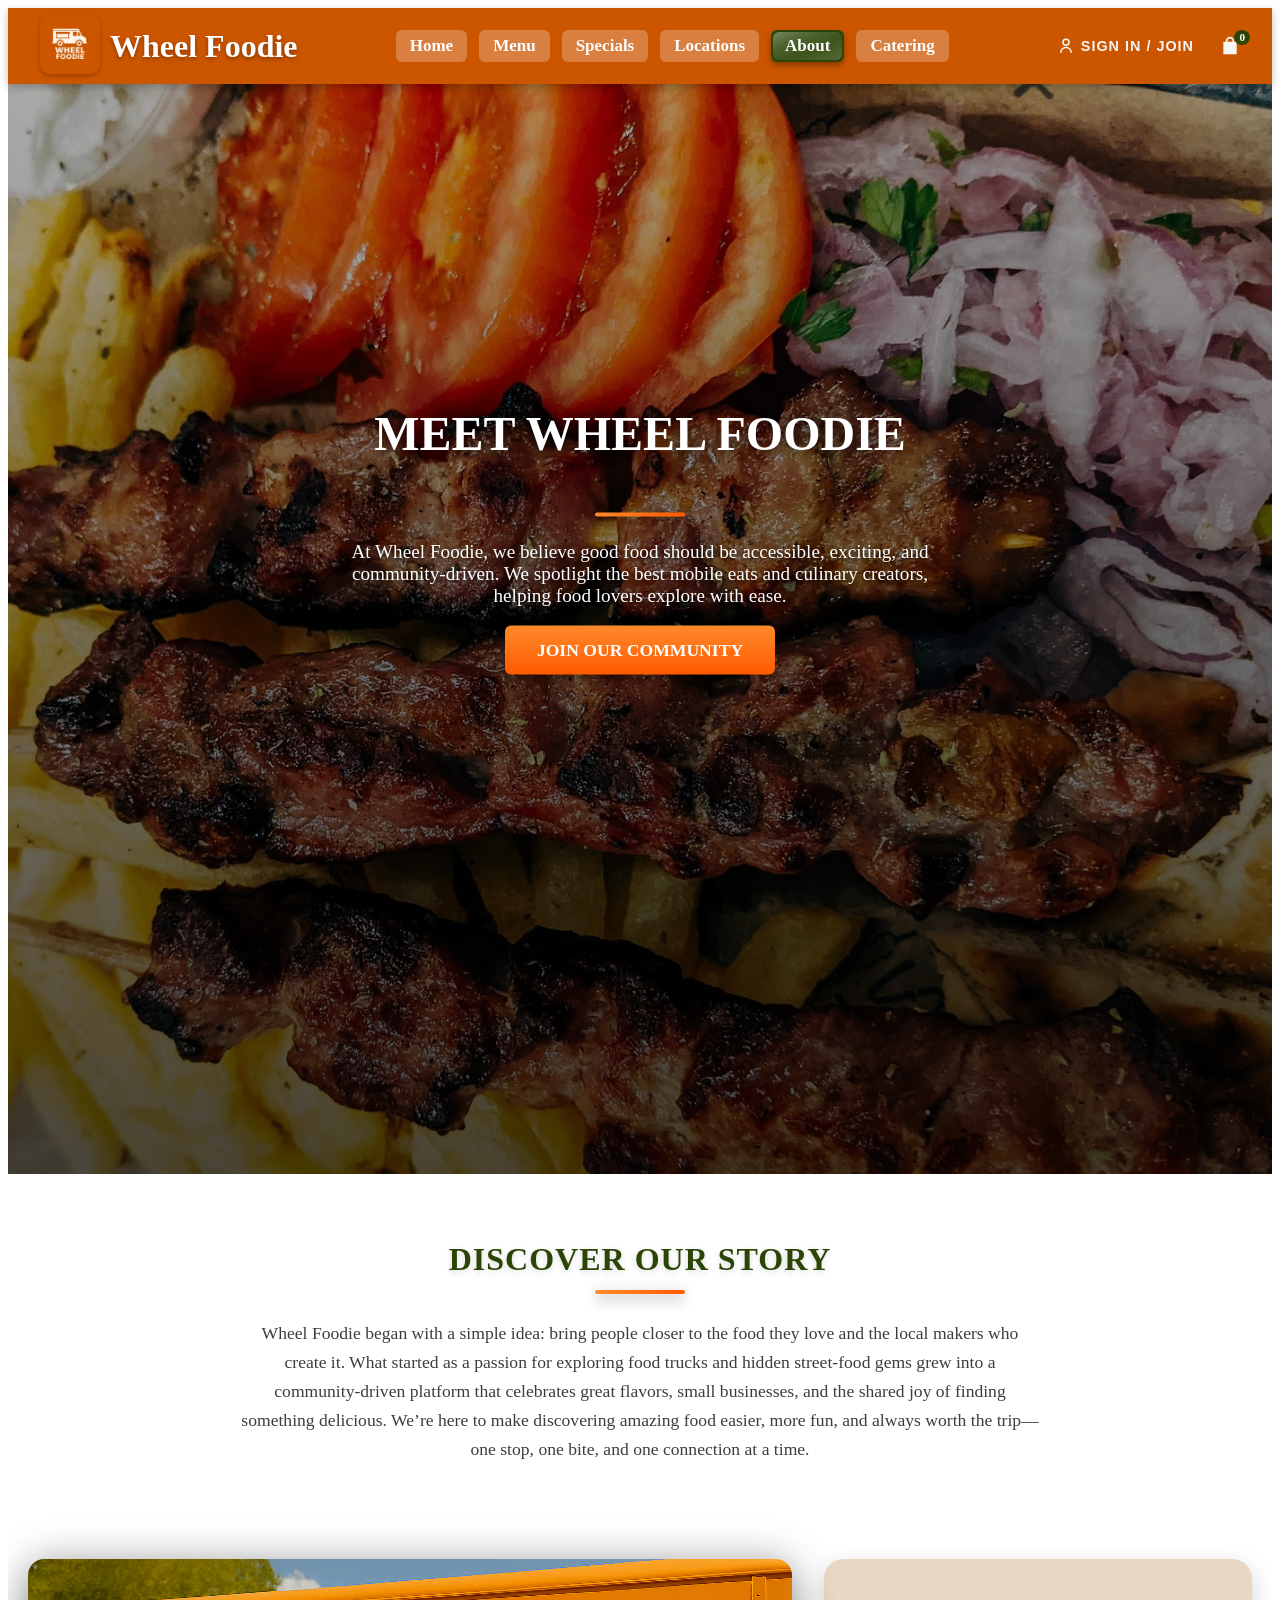
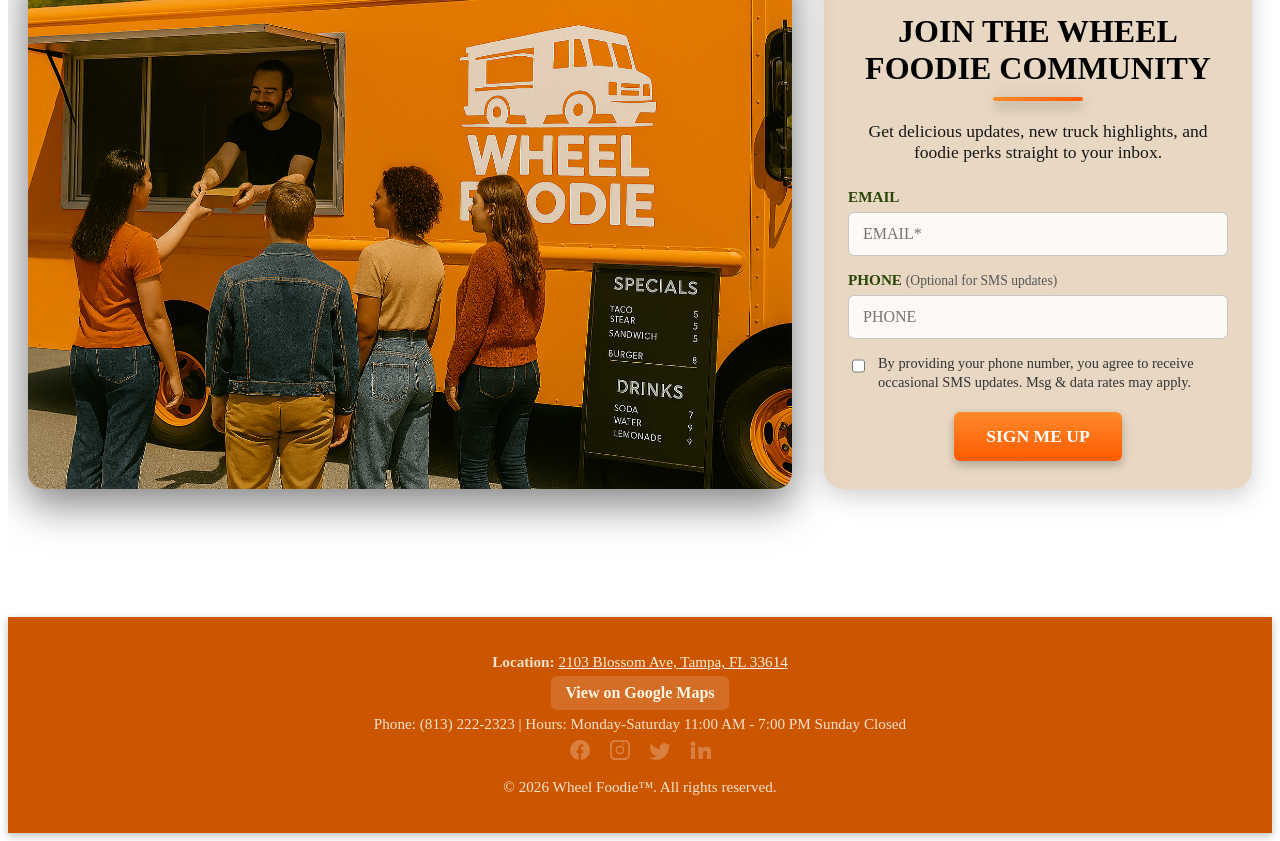
<file: about.html>
<!DOCTYPE html>
<html lang="en">
<head>
    <meta charset="UTF-8">
    <meta name="viewport" content="width=device-width, initial-scale=1.0">

    <!-- SEO + Social Sharing-->
    <meta name="description" content="Wheel Foodie connects you with the best food trucks, local flavors, and mobile eats. Discover our story and join the community.">
    <meta property="og:title" content="Wheel Foodie – About Us">
    <meta property="og:description" content="Discover the story behind Wheel Foodie and join our foodie community.">
    <meta property="og:image" content="assets/media/about.png">
    <meta property="og:type" content="website">

    <title>Wheel Foodie</title>
    <link rel="stylesheet" href="assets/css/style.css">
    <link rel="icon" type="image/x-icon" href="favicon_io/favicon-wf.ico">

    <!-- PWA Manifest -->
    <link rel="manifest" href="manifest.json">

    <!-- Light Mode Favicons -->
    <link rel="icon" type="image/png" sizes="32x32" href="favicon_io/favicon-32.png">
    <link rel="icon" type="image/png" sizes="48x48" href="favicon_io/favicon-48.png">
    <link rel="icon" type="image/png" sizes="180x180" href="favicon_io/favicon-180.png" media="(prefers-color-scheme: light)">

    <!-- Dark Mode Favicon -->
    <link rel="icon" type="image/png" href="favicon_io/favicon-dark.png" media="(prefers-color-scheme: dark)">

    <!-- Apple Touch Icon (iPhone Home Screen) -->
    <link rel="apple-touch-icon" href="favicon_io/favicon-180.png">

    <!-- Google Tag Manager -->
    <script>
        (function(w,d,s,l,i){w[l]=w[l]||[];w[l].push({'gtm.start':
        new Date().getTime(),event:'gtm.js'});var f=d.getElementsByTagName(s)[0],
        j=d.createElement(s),dl=l!='dataLayer'?'&l='+l:'';j.async=true;j.src=
        'https://www.googletagmanager.com/gtm.js?id='+i+dl;f.parentNode.insertBefore(j,f);
        })(window,document,'script','dataLayer','GTM-5M964BHH')
    </script>
    <!-- End Google Tag Manager -->
</head>

<body class="about-page">

    <!-- Google Tag Manager (noscript) -->
    <noscript> 
        <iframe src="https://www.googletagmanager.com/ns.html?id=GTM-5M964BHH"
        height="0" width="0" style="display:none;visibility:hidden"></iframe>
    </noscript>
    <!-- End Google Tag Manager (noscript) -->

    <header class="site-header">
        <div class="header-inner">
            <div class="header-left">
                <div class="logo">
                    <a href="index.html">
                        <img src="assets/media/logo.png" alt="Wheel Foodie Logo">
                    </a>
                </div>
                <h1 class="site-title">Wheel Foodie</h1>
            </div>

            <nav class="main-nav">
                <ul>
                    <li><a href="index.html">Home</a></li>
                    <li><a href="menu.html">Menu</a></li>
                    <li><a href="specials.html">Specials</a></li>
                    <li><a href="locations.html">Locations</a></li>
                    <li><a href="about.html" aria-current="page">About</a></li>
                    <li><a href="catering.html">Catering</a></li>
                </ul>
            </nav>
        
            <div class="utility-nav">
                <!-- ACCOUNT AREA (replaces old SIGN IN /JOIN button)-->
                <div class="account-area">
                    <button class="auth-trigger" id="authHeaderBtn">
                        <svg class="user-icon" viewBox="0 0 24 24">
                            <circle cx="12" cy="7" r="4"></circle>
                            <path d="M5 21c0-4 3-7 7-7s7 3 7 7"></path>
                        </svg>
                        <span id="authHeaderText">SIGN IN / JOIN</span>
                    </button>

                    <div id="accountDropdown" class="account-dropdown hidden">
                        <p id="dropdownName"></p>
                        <a href="profile.html">Profile</a>
                        <a href="order-history.html">Order History</a>
                        <button id="signOutBtn">Sign Out</button>
                    </div>
                </div>

                <!-- Bag icon -->
                <a href="checkout.html" class="bag-icon">
                    <svg viewBox="0 0 24 24" class="bag-svg">
                        <path d="M7 7V6a5 5 0 0 1 10 0v1h3v15H4V7h3zm2 0h6V6a3 3 0 0 0-6 0v1z"></path>
                    </svg>
                    <span class="cart-count">0</span>
                </a>
            </div>

            <button class="hamburger">&#9776;</button>
        
        </div>
    </header>

    <main>
        <section class="about-page-hero">
            <div class="hero-overlay"></div>
            <div class="about-hero-text">
                <h1>MEET WHEEL FOODIE</h1>
                <div class="about-hero-divider"></div>
                <p>At Wheel Foodie, we believe good food should be accessible, exciting, and community-driven. We spotlight the best mobile eats and culinary creators, helping food lovers explore with ease.</p>
                <a href="about.html#subscribe-card" class="btn-orange">JOIN OUR COMMUNITY</a>
            </div>
        </section>

        <section class="about-intro section">
            <h2>DISCOVER OUR STORY</h2>
            <div class="aboutintro-divider"></div>
            <p>
                Wheel Foodie began with a simple idea: bring people closer to the food they love and the local makers who create it. What started as a passion for exploring food trucks and hidden street‑food gems grew into a community-driven platform that celebrates great flavors, small businesses, and the shared joy of finding something delicious. We’re here to make discovering amazing food easier, more fun, and always worth the trip—one stop, one bite, and one connection at a time.
            </p>
        </section>

        <section class="about-row" id="quote">

            <div class="about-card">
                <img src="assets/media/about.png" alt="Wheel Foodie Food Truck" class="about-img" loading="lazy">
            </div>

            <div id="subscribe-card" class="subscribe-card">
                <h2>JOIN THE WHEEL FOODIE COMMUNITY</h2>
                <div class="subscribe-divider"></div>
                <p class="subtitle">Get delicious updates, new truck highlights, and foodie perks straight to your inbox.</p>
                
                <form class="subscribe-form">
                    <label class="field-label" for="email">EMAIL</label>
                    <input id="email" type="email" placeholder="EMAIL*" required autocomplete="email">
                    
                    <label class="field-label" for="phone">PHONE <span class="optional">(Optional for SMS updates)</span></label>
                    <input id="phone" type="tel" placeholder="PHONE" autocomplete="tel">

                    <label class="about-consent">
                        <input type="checkbox" required>
                        By providing your phone number, you agree to receive occasional SMS updates. Msg & data rates may apply.
                    </label>

                    <button type="submit" class="btn-orange" aria-label="Sign up for Wheel Foodie updates">SIGN ME UP</button>
                </form>

                <p id="aboutSubscribeSuccess" class="form-success" style="display:none;">
                    Thanks for joining the Wheel Foodie community! You’ll start receiving updates soon.
                </p>

            </div>

        </section>

    </main>

    <footer class="site-footer">
        <div class="footer-inner">

            <p>
                <strong>Location:</strong>
                <a href="https://www.google.com/maps?q=2103+Blossom+Ave,+Tampa,+FL+33614"
                    target="_blank"
                    rel="noopener">
                    2103 Blossom Ave, Tampa, FL 33614
                </a>
            </p>

            <a class="footer-map-btn"
                href="https://www.google.com/maps?q=2103+Blossom+Ave,+Tampa,+FL+33614"
                target="_blank"
                rel="noopener">
                View on Google Maps
            </a>

            <p>
                Phone: (813) 222-2323 | Hours: Monday-Saturday 11:00 AM - 7:00 PM Sunday Closed
            </p>

            <div class="footer-social">
                <a href="#" aria-label="Facebook" class="social-icon">
                    <svg viewBox="0 0 24 24" class="icon">
                        <path d="M22 12a10 10 0 1 0-11.5 9.9v-7h-2v-3h2v-2.3c0-2 1.2-3.1 3-3.1.9 0 1.8.1 1.8.1v2h-1c-1 0-1.3.6-1.3 1.2V12h2.3l-.4 3h-1.9v7A10 10 0 0 0 22 12z"/>
                    </svg>
                </a>

                <a href="#" aria-label="Instagram" class="social-icon">
                    <svg viewBox="0 0 24 24" class="icon">
                        <path d="M7 2C4.2 2 2 4.2 2 7v10c0 2.8 2.2 5 5 5h10c2.8 0 5-2.2 5-5V7c0-2.8-2.2-5-5-5H7zm10 2c1.7 0 3 1.3 3 3v10c0 1.7-1.3 3-3 3H7c-1.7 0-3-1.3-3-3V7c0-1.7 1.3-3 3-3h10zm-5 3.5A4.5 4.5 0 1 0 16.5 12 4.5 4.5 0 0 0 12 7.5zm0 7.3A2.8 2.8 0 1 1 14.8 12 2.8 2.8 0 0 1 12 14.8zm4.8-8.8a1.1 1.1 0 1 1-1.1-1.1 1.1 1.1 0 0 1 1.1 1.1z"/>
                    </svg>
                </a>

                <a href="#" aria-label="Twitter" class="social-icon">
                    <svg viewBox="0 0 24 24" class="icon">
                        <path d="M22 5.8c-.8.4-1.7.6-2.6.8a4.5 4.5 0 0 0-7.7 4v.6A12.8 12.8 0 0 1 3 5.2s-4 9 5 13c-2.3 1.5-5 1.8-7 1.5 9 5.5 20 0 20-12v-.5c.7-.5 1.4-1.2 2-2z"/>
                    </svg>
                </a>

                <a href="#" aria-label="LinkedIn" class="social-icon">
                    <svg viewBox="0 0 24 24" class="icon">
                        <path d="M4.98 3.5A2.5 2.5 0 1 0 5 8.5a2.5 2.5 0 0 0-.02-5zM3 9h4v12H3zm7 0h4v1.7h.1a4.4 4.4 0 0 1 4-2.2c4.3 0 5 2.8 5 6.4V21h-4v-5.3c0-1.3 0-3-2-3s-2.3 1.5-2.3 2.9V21h-4z"/>
                    </svg>
                </a>
            </div>
            
            <p>&copy; 2026 Wheel Foodie™. All rights reserved.</p>

        </div>
    </footer>

    <div id="auth-modal" class="auth-modal hidden">
        <div class="auth-modal-content">

            <button class="auth-close">&times;</button>

            <!-- Logo -->
            <div class="auth-logo">
                <img src="assets/media/logo.png" alt="Wheel Foodie Logo">
            </div>

            <!-- SIGN IN FORM -->
            <div id="auth-signin-view">
                <h2 class="auth-title">SIGN IN</h2>

                <!-- Form -->
                <form id="signinForm" class="auth-form">
                    <label for="signinEmail">Email</label>
                    <input type="email" id="signinEmail" required>

                    <label for="signinPassword">Password</label>
                    <div class="password-wrapper">
                        <input type="password" id="signinPassword" required>
                        <span class="toggle-password">&#128065;</span>
                    </div>

                    <div class="auth-row">
                        <label class="remember-me">
                            <input type="checkbox"> Remember me
                        </label>

                        <a href="#" class="forgot-link">Forgot Password?</a>
                    </div>

                    <p class="auth-legal">
                        By signing in, I agree to Wheel Foodie’s Privacy Policy, Terms of Use, 
                        and to receiving account security/verification text messages. 
                        Msg & Data rates may apply.
                    </p>

                    <button type="submit" class="modal-btn-orange auth-submit">SIGN IN</button>
                </form>

                <div class="auth-divider"></div>

                <h2 class="auth-subtitle">NOT A MEMBER?</h2>
                <h3 class="auth-subsubtitle">JOIN REWARDS. GET REWARDED.</h3>

                <button class="modal-btn-outline-orange auth-create" id="openCreateAccount">
                    CREATE AN ACCOUNT
                </button>

                <div class="auth-help">
                    <span class="chat-icon">💬</span>
                    <p>Need Help? <strong>Chat with Foodie</strong></p>
                </div>
            </div>

            <!-- CREATE ACCOUNT FORM -->
            <div id="auth-create-view" class="hidden">
                <h2 class="auth-title">CREATE ACCOUNT</h2>

                <form id="createAccountForm" class="auth-form">
                    <label for="createName">Full Name</label>
                    <input type="text" id="createName" required>

                    <label for="createEmail">Email</label>
                    <input type="email" id="createEmail" required>

                    <label for="createPassword">Create Password</label>
                    <input type="password" id="createPassword" required>

                    <label for="confirmPassword">Confirm Password</label>
                    <input type="password" id="confirmPassword" required>

                    <label class="terms-check">
                        <input type="checkbox" id="agreeTerms" required>
                        I agree to the Terms & Privacy Policy
                    </label>

                    <button type="submit" class="modal-btn-orange">CREATE ACCOUNT</button>
                </form>

                <p class="auth-switch">
                    Already have an account?
                    <a href="#" id="openSignIn">Sign In</a>
                </p>
            </div>

            <!-- SUCCESS MESSAGE -->
            <div id="auth-success-view" class="hidden">
                <h2 class="auth-title">SUCCESS!</h2>
                <p class="auth-success-text">You are now signed in.</p>
                <button id="authSuccessBtn" class="modal-btn-orange">Continue</button>
            </div>
        </div>

    </div>

    <div id="payment-modal" class="payment-modal hidden">
        <div class="payment-modal-content">

            <button class="payment-close">&times;</button>

            <!-- PAYMENT FORM -->
            <div id="payment-view">
                <h2 class="payment-title">Payment Information</h2>

                <form id="paymentForm">
                    <label for="cardName">Cardholder Name</label>
                    <input type="text" id="cardName" required>

                    <label for="cardNumber">Card Number</label>
                    <input type="text" id="cardNumber" maxlength="16" required>

                    <label for="cardExp">Expiration Date</label>
                    <input type="text" id="cardExp" placeholder="MM/YY" required>

                    <label for="cardCVV">CVV</label>
                    <input type="text" id="cardCVV" maxlength="4" required>

                    <button type="submit" class="modal-btn-orange">Submit Payment</button>
                </form>
            </div>

            <!-- REVIEW SCREEN -->
            <div id="review-view" class="hidden">
                <h2 class="payment-title">Review Your Order</h2>

                <div id="reviewOrderSummary"></div>

                <button id="placeOrderFinal" class="modal-btn-orange">Place Order</button>
            </div>

            <!-- SUCCESS SCREEN -->
            <div id="success-view" class="hidden">
                <h2 class="payment-title">Order Confirmed!</h2>
                <p>Your receipt has been sent to your email.</p>

                <button id="downloadReceipt" class="modal-btn-outline-orange">Download Receipt</button>
                <button id="returnToMenu" class="modal-btn-orange">Return to Menu</button>
            </div>

        </div>
    </div>

    <script type="module" src="assets/js/script.js"></script>
    <script src="assets/js/cart.js" defer></script>

</body>
</html>
</file>
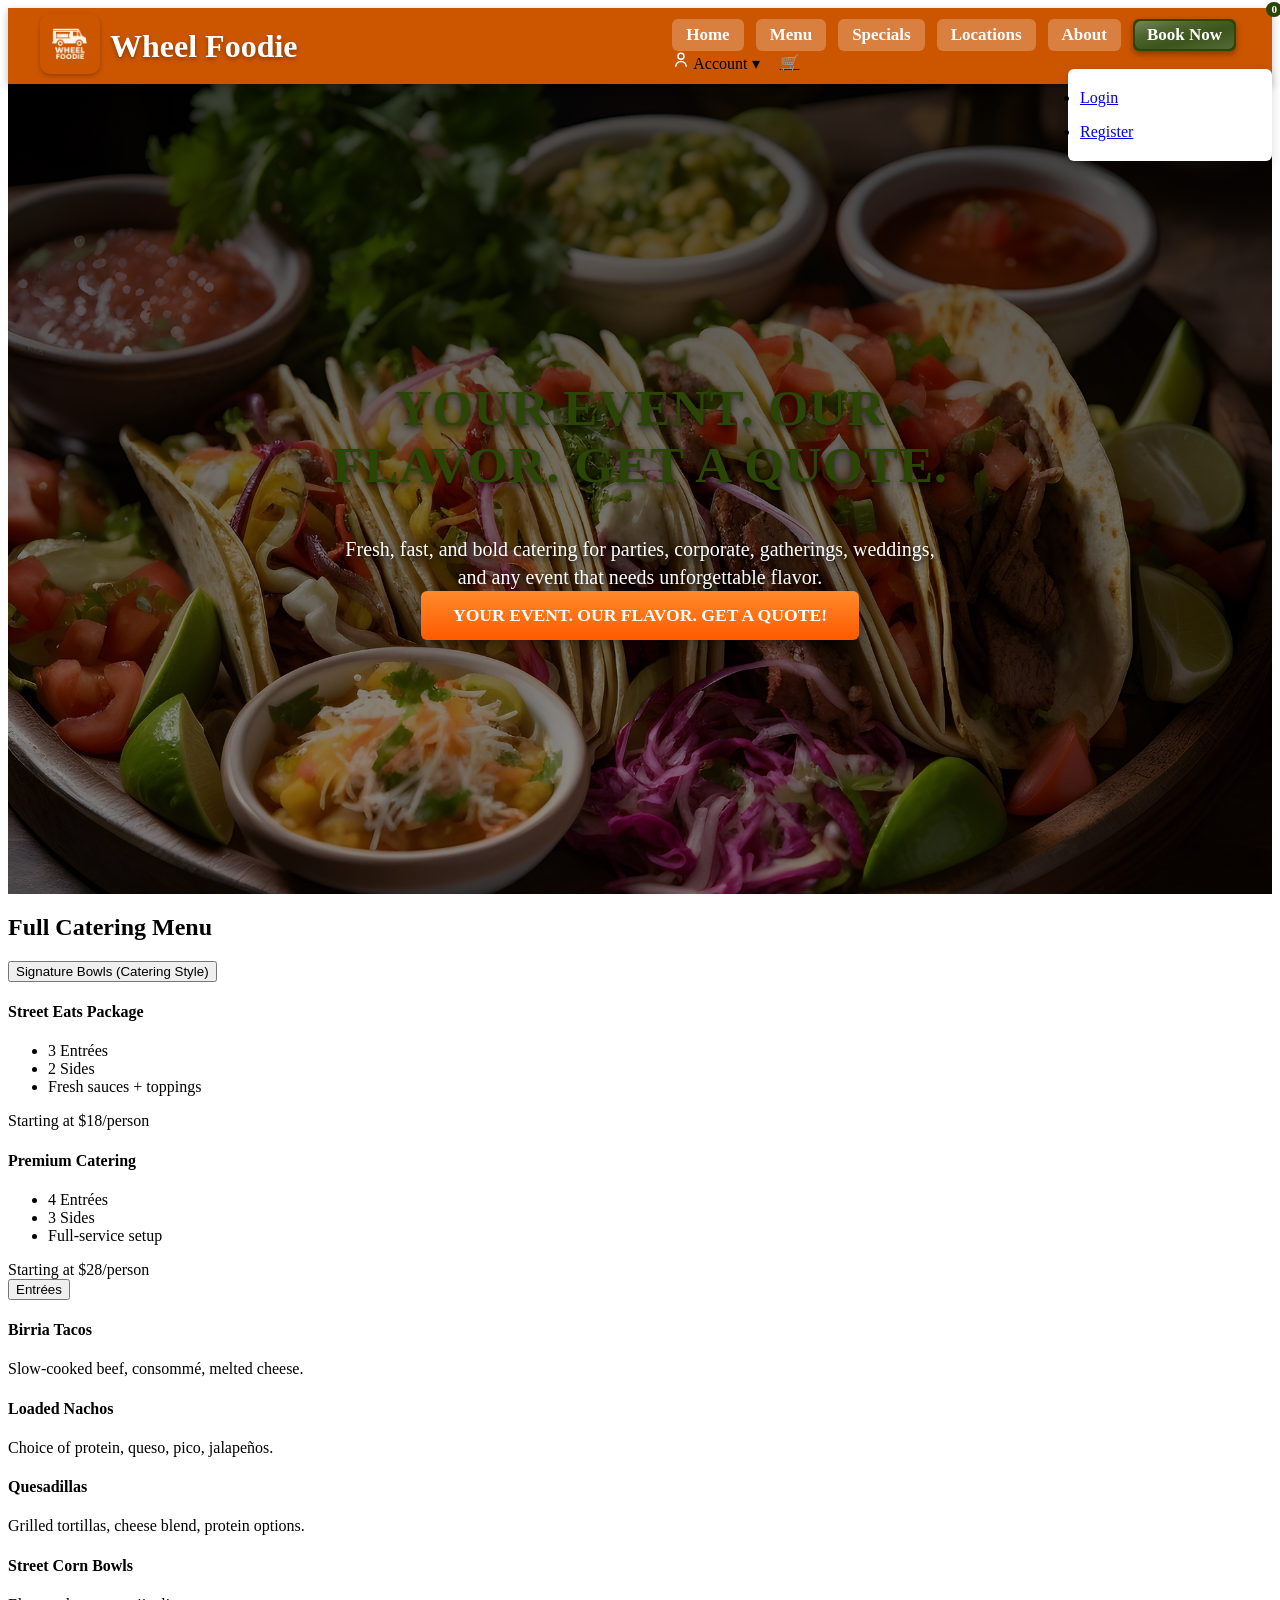
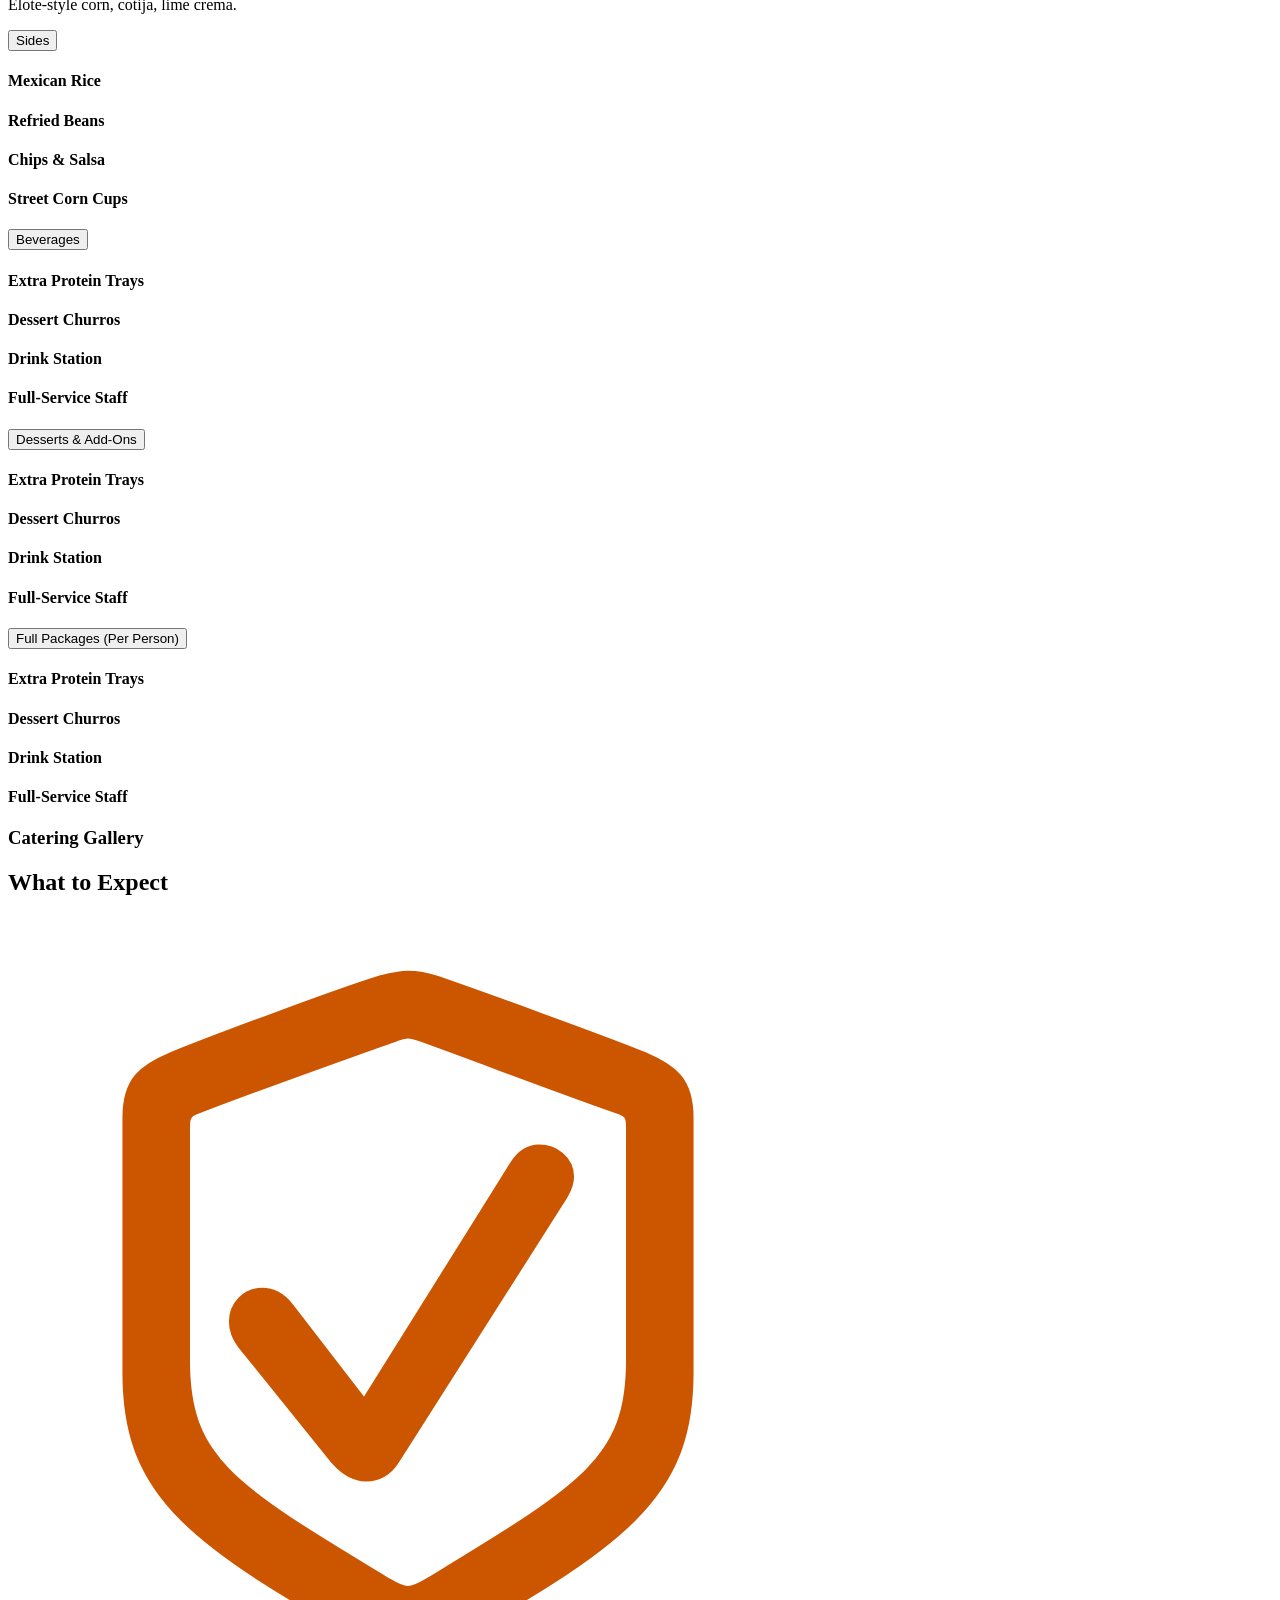
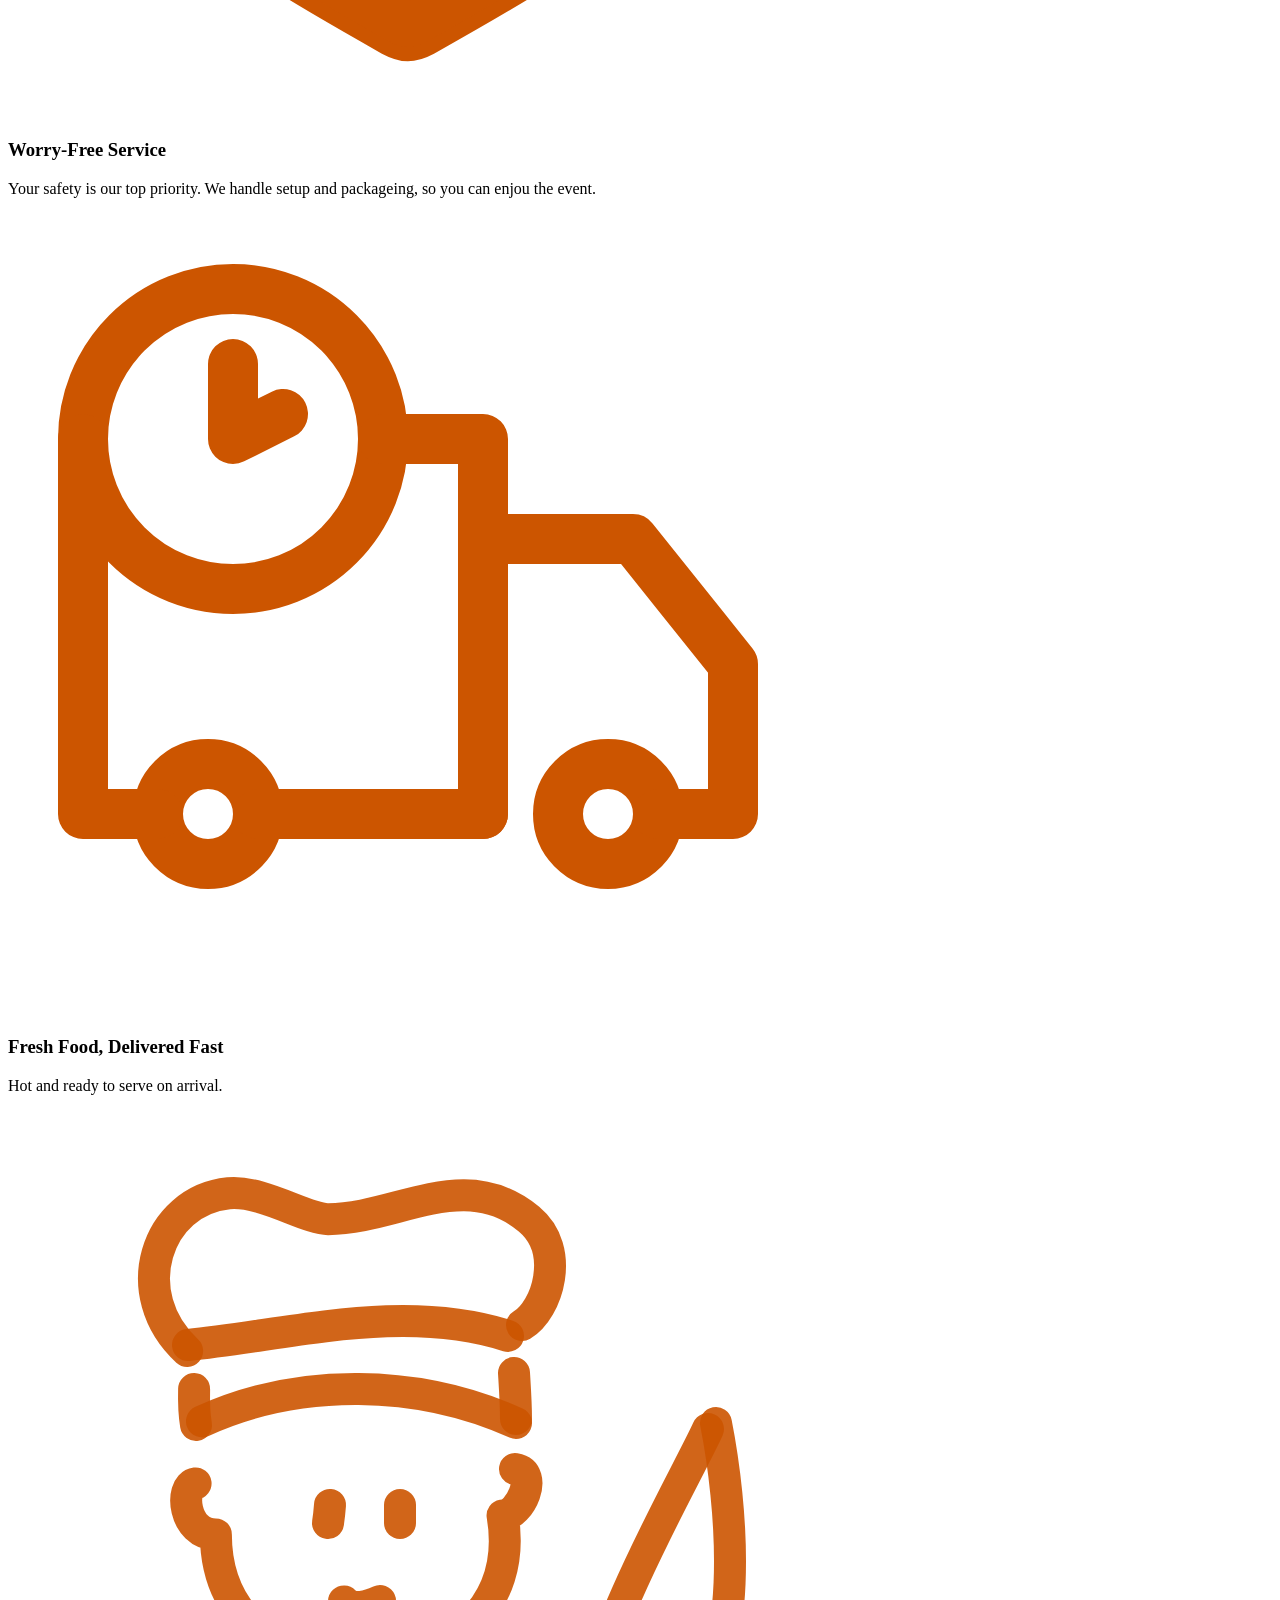
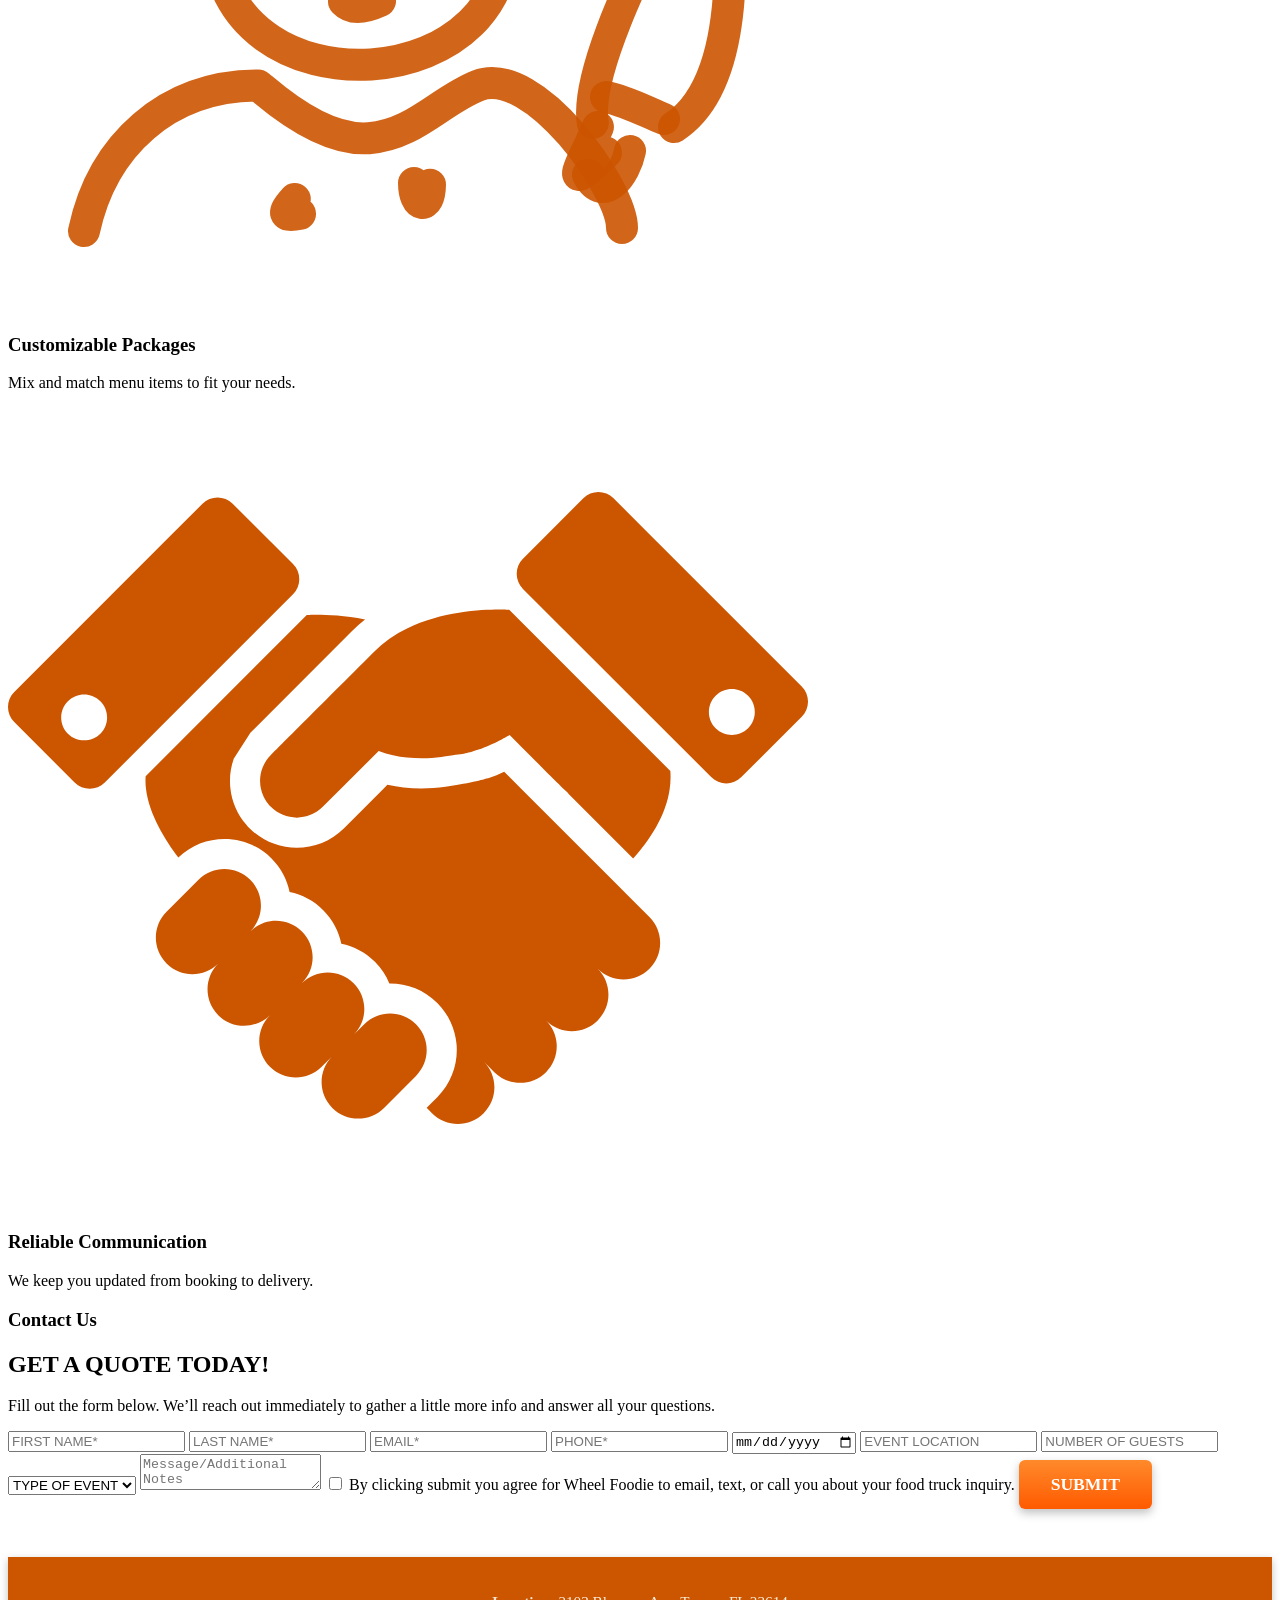
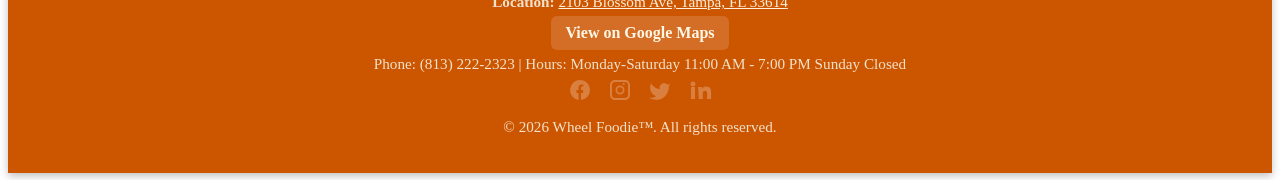
<file: booking.html>
<!DOCTYPE html>
<html lang="en">
<head>
    <meta charset="UTF-8">
    <meta name="viewport" content="width=device-width, initial-scale=1.0">
    <title>Wheel Foodie</title>
    <link rel="stylesheet" href="assets/css/style.css">
    <link rel="icon" type="image/x-icon" href="favicon_io/favicon-wf.ico">

    <!-- PWA Manifest -->
    <link rel="manifest" href="manifest.json">

    <!-- Light Mode Favicons -->
    <link rel="icon" type="image/png" sizes="32x32" href="favicon_io/favicon-32.png">
    <link rel="icon" type="image/png" sizes="48x48" href="favicon_io/favicon-48.png">
    <link rel="icon" type="image/png" sizes="180x180" href="favicon_io/favicon-180.png" media="(prefers-color-scheme: light)">

    <!-- Dark Mode Favicon -->
    <link rel="icon" type="image/png" href="favicon_io/favicon-dark.png" media="(prefers-color-scheme: dark)">

    <!-- Apple Touch Icon (iPhone Home Screen) -->
    <link rel="apple-touch-icon" href="favicon_io/favicon-180.png">
    
    <!-- Google Tag Manager -->
    <script>
        (function(w,d,s,l,i){w[l]=w[l]||[];w[l].push({'gtm.start':
        new Date().getTime(),event:'gtm.js'});var f=d.getElementsByTagName(s)[0],
        j=d.createElement(s),dl=l!='dataLayer'?'&l='+l:'';j.async=true;j.src=
        'https://www.googletagmanager.com/gtm.js?id='+i+dl;f.parentNode.insertBefore(j,f);
        })(window,document,'script','dataLayer','GTM-5M964BHH')
    </script>
    <!-- End Google Tag Manager -->
</head>

<body class="booking-page">

    <!-- Google Tag Manager (noscript) -->
    <noscript> 
        <iframe src="https://www.googletagmanager.com/ns.html?id=GTM-5M964BHH"
        height="0" width="0" style="display:none;visibility:hidden"></iframe>
    </noscript>
    <!-- End Google Tag Manager (noscript) -->

    <header class="site-header">
        <div class="header-inner">
            <div class="header-left">
                <div class="logo">
                    <a href="index.html">
                        <img src="assets/media/logo.png" alt="Logo">
                    </a>
                </div>
                <h1 class="site-title">Wheel Foodie</h1>
            </div>

            <!-- GROUP NAV + ACCOUNT + CART -->
            <div class="header-center">
                <nav class="main-nav">
                    <ul>
                        <li><a href="index.html">Home</a></li>
                        <li><a href="menu.html">Menu</a></li>
                        <li><a href="specials.html">Specials</a></li>
                        <li><a href="locations.html">Locations</a></li>
                        <li><a href="about.html">About</a></li>
                        <li><a href="booking.html" aria-current="page">Book Now</a></li>
                    </ul>
                </nav>
                
                <div class="utility-nav">
                    <div class="account-menu">
                        <span class="account-label">
                            <svg class="user-icon" viewBox="0 0 24 24">
                                <circle cx="12" cy="7" r="4"></circle>
                                <path d="M5 21c0-4 3-7 7-7s7 3 7 7"></path>
                            </svg>
                            Account ▾
                        </span>

                        <ul class="account-dropdown">
                            <li><a href="login.html">Login</a></li>
                            <li><a href="register.html">Register</a></li>
                        </ul>
                    </div>

                    <a href="checkout.html" class="cart-icon">
                        🛒 <span class="cart-count">0</span>
                    </a>
                </div>
            </div>

            <button class="hamburger">&#9776;</button>
        
        </div>
    </header>

    <main>

        <section class="hero booking-hero">
            <div class="hero-overlay"></div>
            <div class="hero-text hero-card">
                <h1>YOUR EVENT. OUR FLAVOR. GET A QUOTE.</h1>
                <p>Fresh, fast, and bold catering for parties, corporate, gatherings, weddings, and any event that needs unforgettable flavor.</p>
                <a href="#quote" class="btn-orange">YOUR EVENT. OUR FLAVOR. GET A QUOTE!</a>
            </div>
        </section>

        <section class="menu-section">
            <h2>Full Catering Menu</h2>
            <div class="catering-menu-divider"></div>
            
            <!-- Signature Bowls -->
            <div class="menu-dropdown">
                <button class="dropdown-toggle">Signature Bowls (Catering Style)</button>
                <div class="dropdown-content">
                    <div class="menu-item">
                        <h4>Street Eats Package</h4>
                        <ul>
                            <li>3 Entrées</li>
                            <li>2 Sides</li>
                            <li>Fresh sauces + toppings</li>
                        </ul>
                        <span class="price">Starting at $18/person</span>
                    </div>

                    <div class="menu-item">
                        <h4>Premium Catering</h4>
                        <ul>
                            <li>4 Entrées</li>
                            <li>3 Sides</li>
                            <li>Full-service setup</li>
                        </ul>
                        <span class="price">Starting at $28/person</span>
                    </div>
                </div>
            </div>

            <!-- Entrees -->
            <div class="menu-dropdown">
                <button class="dropdown-toggle">Entrées</button>
                <div class="dropdown-content two-col">
                    <div class="menu-item"><h4>Birria Tacos</h4><p>Slow-cooked beef, consommé, melted cheese.</p></div>
                    <div class="menu-item"><h4>Loaded Nachos</h4><p>Choice of protein, queso, pico, jalapeños.</p></div>
                    <div class="menu-item"><h4>Quesadillas</h4><p>Grilled tortillas, cheese blend, protein options.</p></div>
                    <div class="menu-item"><h4>Street Corn Bowls</h4><p>Elote-style corn, cotija, lime crema.</p></div>
                </div>
            </div>

            <!-- Sides -->
            <div class="menu-dropdown">
                <button class="dropdown-toggle">Sides</button>
                <div class="dropdown-content two-col">
                    <div class="menu-item"><h4>Mexican Rice</h4></div>
                    <div class="menu-item"><h4>Refried Beans</h4></div>
                    <div class="menu-item"><h4>Chips & Salsa</h4></div>
                    <div class="menu-item"><h4>Street Corn Cups</h4></div>
                </div>
            </div>

            <!-- Beverages -->
            <div class="menu-dropdown">
                <button class="dropdown-toggle">Beverages</button>
                <div class="dropdown-content two-col">
                    <div class="menu-item"><h4>Extra Protein Trays</h4></div>
                    <div class="menu-item"><h4>Dessert Churros</h4></div>
                    <div class="menu-item"><h4>Drink Station</h4></div>
                    <div class="menu-item"><h4>Full-Service Staff</h4></div>
                </div>
            </div>

            <!-- Add-ons -->
            <div class="menu-dropdown">
                <button class="dropdown-toggle">Desserts & Add-Ons</button>
                <div class="dropdown-content two-col">
                    <div class="menu-item"><h4>Extra Protein Trays</h4></div>
                    <div class="menu-item"><h4>Dessert Churros</h4></div>
                    <div class="menu-item"><h4>Drink Station</h4></div>
                    <div class="menu-item"><h4>Full-Service Staff</h4></div>
                </div>
            </div>

            <!-- Full Packages (Per Person) -->
            <div class="menu-dropdown">
                <button class="dropdown-toggle">Full Packages (Per Person)</button>
                <div class="dropdown-content two-col">
                    <div class="menu-item"><h4>Extra Protein Trays</h4></div>
                    <div class="menu-item"><h4>Dessert Churros</h4></div>
                    <div class="menu-item"><h4>Drink Station</h4></div>
                    <div class="menu-item"><h4>Full-Service Staff</h4></div>
                </div>
            </div>
        </section>

        <section class="gallery-section">
            <h3>Catering Gallery</h3>
            <div class="gallery-divider"></div>
            <div class="gallery-row">
                
                <div class="gallery-card">
                    <div class="gallery-bg" style="background-image: url('assets/media/booking_gallery1.jpg');"></div>
                </div>
            
                <div class="gallery-card">
                    <div class="gallery-bg" style="background-image: url('assets/media/booking_gallery2.jpg');"></div>
                </div>
                
                <div class="gallery-card">
                    <div class="gallery-bg" style="background-image: url('assets/media/booking_gallery3.jpg');"></div>
                </div>
        </section>

        <section class="expect-section">
            <h2 class="expect-title">What to Expect</h2>
            <div class="expect-divider"></div>

                <div class="expect-grid">

                    <div class="expect-item">
                        <img src="assets/icons/checkmark-shield.svg">
                        <h3>Worry-Free Service</h3>
                        <p>Your safety is our top priority. We handle setup and packageing, so you can enjou the event.</p>
                    </div>

                    <div class="expect-item">
                        <img src="assets/icons/delivery_truck.svg">
                        <h3>Fresh Food, Delivered Fast</h3>
                        <p>Hot and ready to serve on arrival.</p>
                    </div>

                    <div class="expect-item">
                        <img src="assets/icons/chef.svg">
                        <h3>Customizable Packages</h3>
                        <p>Mix and match menu items to fit your needs.</p>
                    </div>

                    <div class="expect-item">
                        <img src="assets/icons/handshake-svgrepo-com.svg">
                        <h3>Reliable Communication</h3>
                        <p>We keep you updated from booking to delivery.</p>
                    </div>
        </section>

        <section class="contact-section">
            <h3>Contact Us</h3>
            <div class="contact-divider"></div>
            <div class="cater-quote-row" id="quote">
                
                <div class="booking-quote-card">
                    <h2>GET A QUOTE TODAY!</h2>
                    <div class="booking-quote-divider"></div>
                    <p class="booking-subtitle">Fill out the form below. We’ll reach out immediately to gather a little more info and answer all your questions.</p>
                    
                    <form>
                        <input type="text" placeholder="FIRST NAME*" required>
                        <input type="text" placeholder="LAST NAME*" required>
                        <input type="email" placeholder="EMAIL*" required>
                        <input type="tel" placeholder="PHONE*" required>

                        <input type="date" placeholder="EVENT DATE" required>

                        <input type="text" placeholder="EVENT LOCATION">

                        <input type="number" placeholder="NUMBER OF GUESTS">

                        <select required>
                            <option value="" disabled selected>TYPE OF EVENT</option>
                            <option value="corporate">Corporate Event</option>
                            <option value="wedding">Wedding</option>
                            <option value="birthday">Birthday</option>
                            <option value="festival">Festival</option>
                            <option value="private">Private Event</option>
                        </select>

                        <textarea placeholder="Message/Additional Notes"></textarea>

                        <label class="booking-consent">
                            <input type="checkbox" required>
                            By clicking submit you agree for Wheel Foodie to email, text, or call you about your food truck inquiry.
                        </label>
                        
                        <button type="submit" class="btn-orange">SUBMIT</button>
                    </form>
                </div>
            </div>

        </section>
    </main>

    <footer class="site-footer">
        <div class="footer-inner">

            <p>
                <strong>Location:</strong>
                <a href="https://www.google.com/maps?q=2103+Blossom+Ave,+Tampa,+FL+33614"
                    target="_blank"
                    rel="noopener">
                    2103 Blossom Ave, Tampa, FL 33614
                </a>
            </p>

            <a class="footer-map-btn"
                href="https://www.google.com/maps?q=2103+Blossom+Ave,+Tampa,+FL+33614"
                target="_blank"
                rel="noopener">
                View on Google Maps
            </a>

            <p>
                Phone: (813) 222-2323 | Hours: Monday-Saturday 11:00 AM - 7:00 PM Sunday Closed
            </p>

            <div class="footer-social">
                <a href="#" aria-label="Facebook" class="social-icon">
                    <svg viewBox="0 0 24 24" class="icon">
                        <path d="M22 12a10 10 0 1 0-11.5 9.9v-7h-2v-3h2v-2.3c0-2 1.2-3.1 3-3.1.9 0 1.8.1 1.8.1v2h-1c-1 0-1.3.6-1.3 1.2V12h2.3l-.4 3h-1.9v7A10 10 0 0 0 22 12z"/>
                    </svg>
                </a>

                <a href="#" aria-label="Instagram" class="social-icon">
                    <svg viewBox="0 0 24 24" class="icon">
                        <path d="M7 2C4.2 2 2 4.2 2 7v10c0 2.8 2.2 5 5 5h10c2.8 0 5-2.2 5-5V7c0-2.8-2.2-5-5-5H7zm10 2c1.7 0 3 1.3 3 3v10c0 1.7-1.3 3-3 3H7c-1.7 0-3-1.3-3-3V7c0-1.7 1.3-3 3-3h10zm-5 3.5A4.5 4.5 0 1 0 16.5 12 4.5 4.5 0 0 0 12 7.5zm0 7.3A2.8 2.8 0 1 1 14.8 12 2.8 2.8 0 0 1 12 14.8zm4.8-8.8a1.1 1.1 0 1 1-1.1-1.1 1.1 1.1 0 0 1 1.1 1.1z"/>
                    </svg>
                </a>

                <a href="#" aria-label="Twitter" class="social-icon">
                    <svg viewBox="0 0 24 24" class="icon">
                        <path d="M22 5.8c-.8.4-1.7.6-2.6.8a4.5 4.5 0 0 0-7.7 4v.6A12.8 12.8 0 0 1 3 5.2s-4 9 5 13c-2.3 1.5-5 1.8-7 1.5 9 5.5 20 0 20-12v-.5c.7-.5 1.4-1.2 2-2z"/>
                    </svg>
                </a>

                <a href="#" aria-label="LinkedIn" class="social-icon">
                    <svg viewBox="0 0 24 24" class="icon">
                        <path d="M4.98 3.5A2.5 2.5 0 1 0 5 8.5a2.5 2.5 0 0 0-.02-5zM3 9h4v12H3zm7 0h4v1.7h.1a4.4 4.4 0 0 1 4-2.2c4.3 0 5 2.8 5 6.4V21h-4v-5.3c0-1.3 0-3-2-3s-2.3 1.5-2.3 2.9V21h-4z"/>
                    </svg>
                </a>
            </div>
            
            <p>&copy; 2026 Wheel Foodie™. All rights reserved.</p>

        </div>
    </footer>

    <script>
    if ("serviceWorker" in navigator) {
        navigator.serviceWorker.register("/WheelFoodie/service-worker.js");
    }
    </script>

    <script src="assets/js/script.js"></script>

    <script>
    document.querySelectorAll('.dropdown-toggle').forEach(button => {
        button.addEventListener('click', () => {
            const content = button.nextElementSibling;

            if (content.style.display === 'block' || content.style.display === 'grid') {
                content.style.display = 'none';
                button.classList.remove('active');
            } else {
                // If it's a two-column layout, use grid
                if (content.classList.contains('two-col')) {
                    content.style.display = 'grid';
                } else {
                    content.style.display = 'block';
                }
                button.classList.add('active');
            }
        });
    });   
    </script>

</body>
</html>
</file>
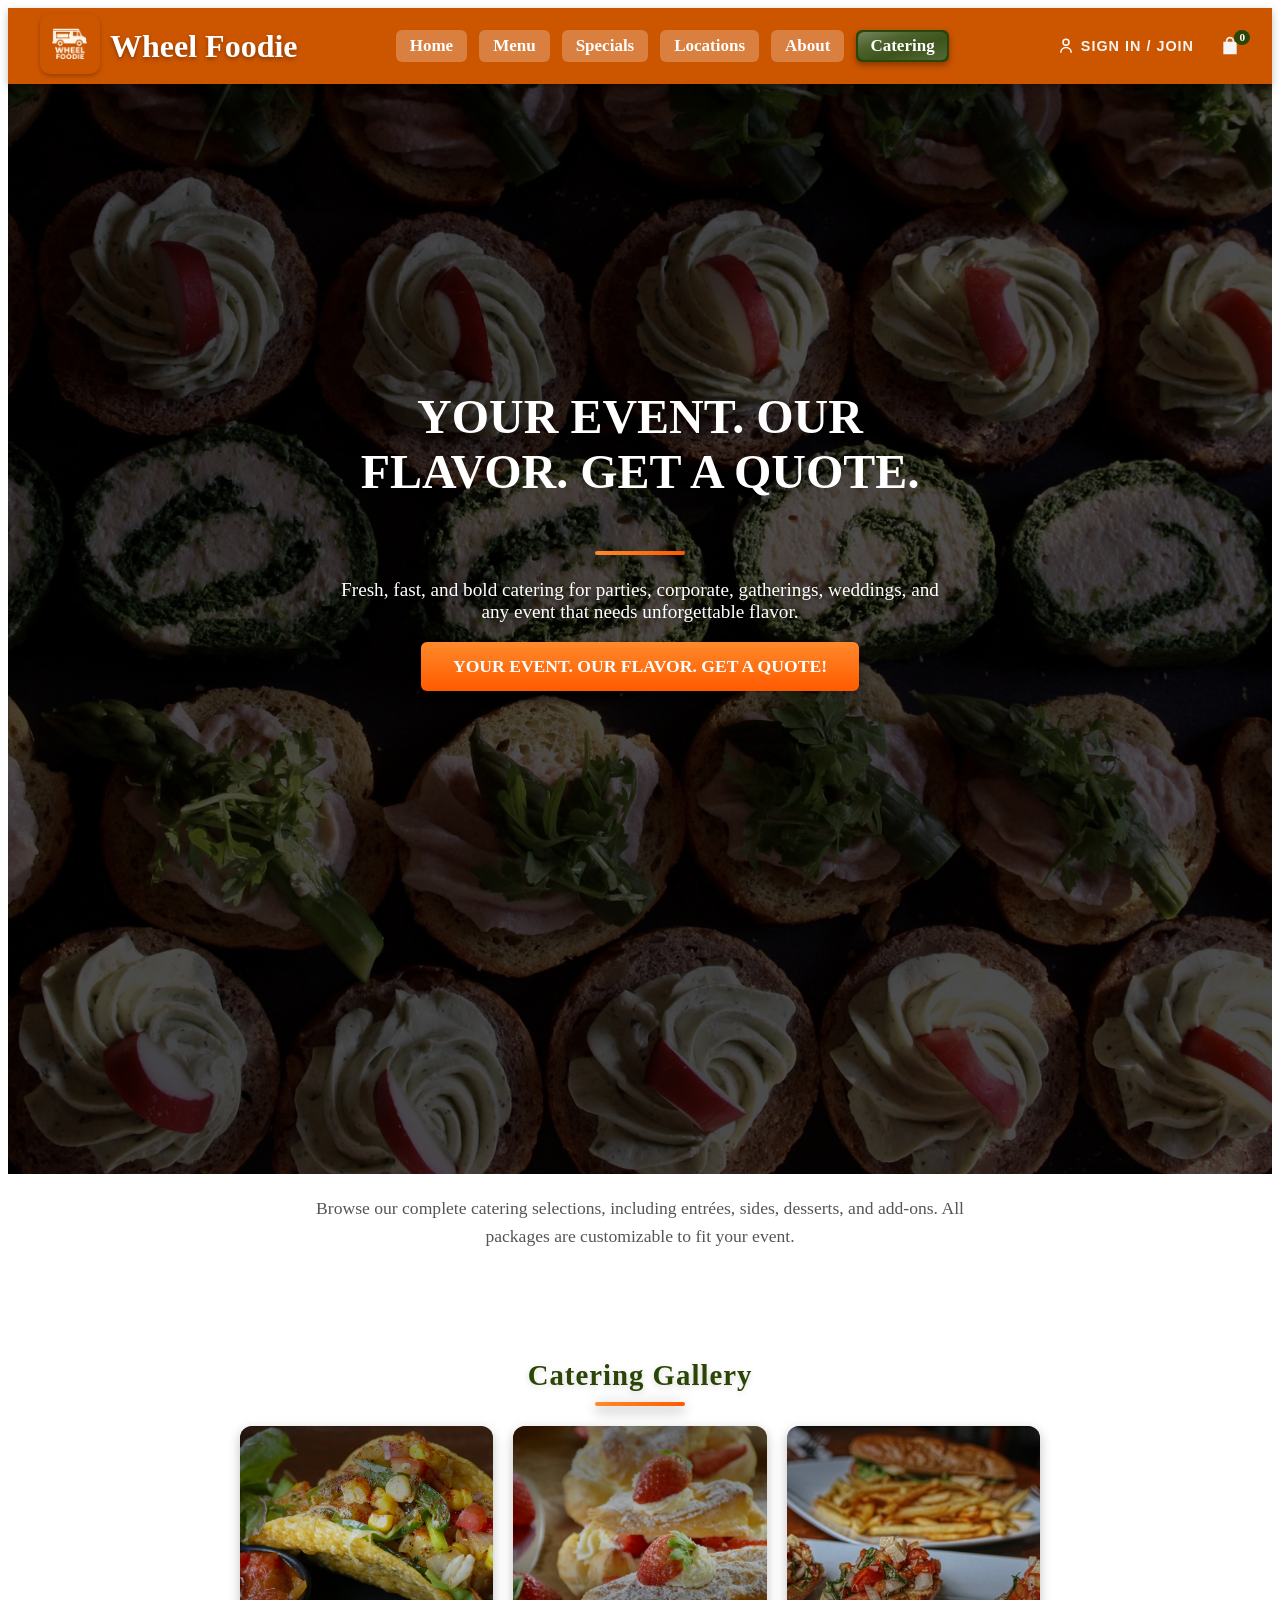
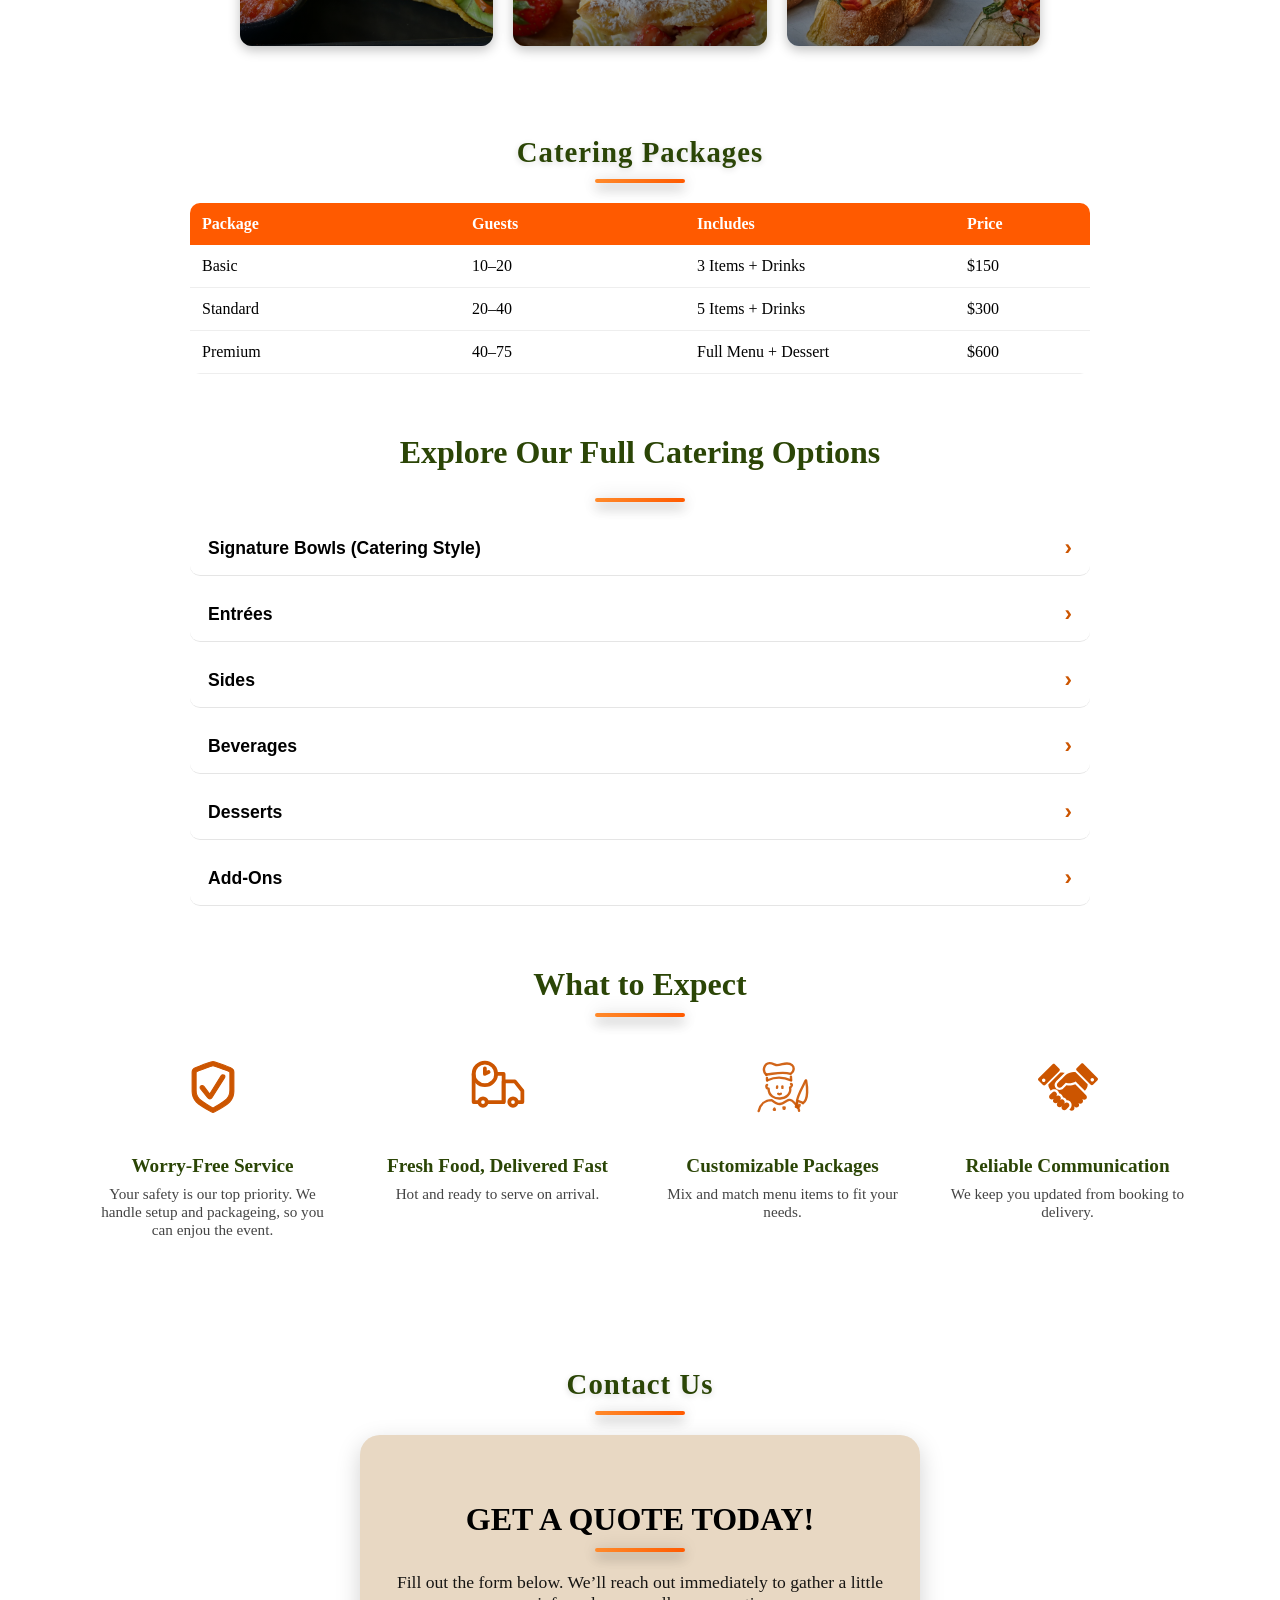
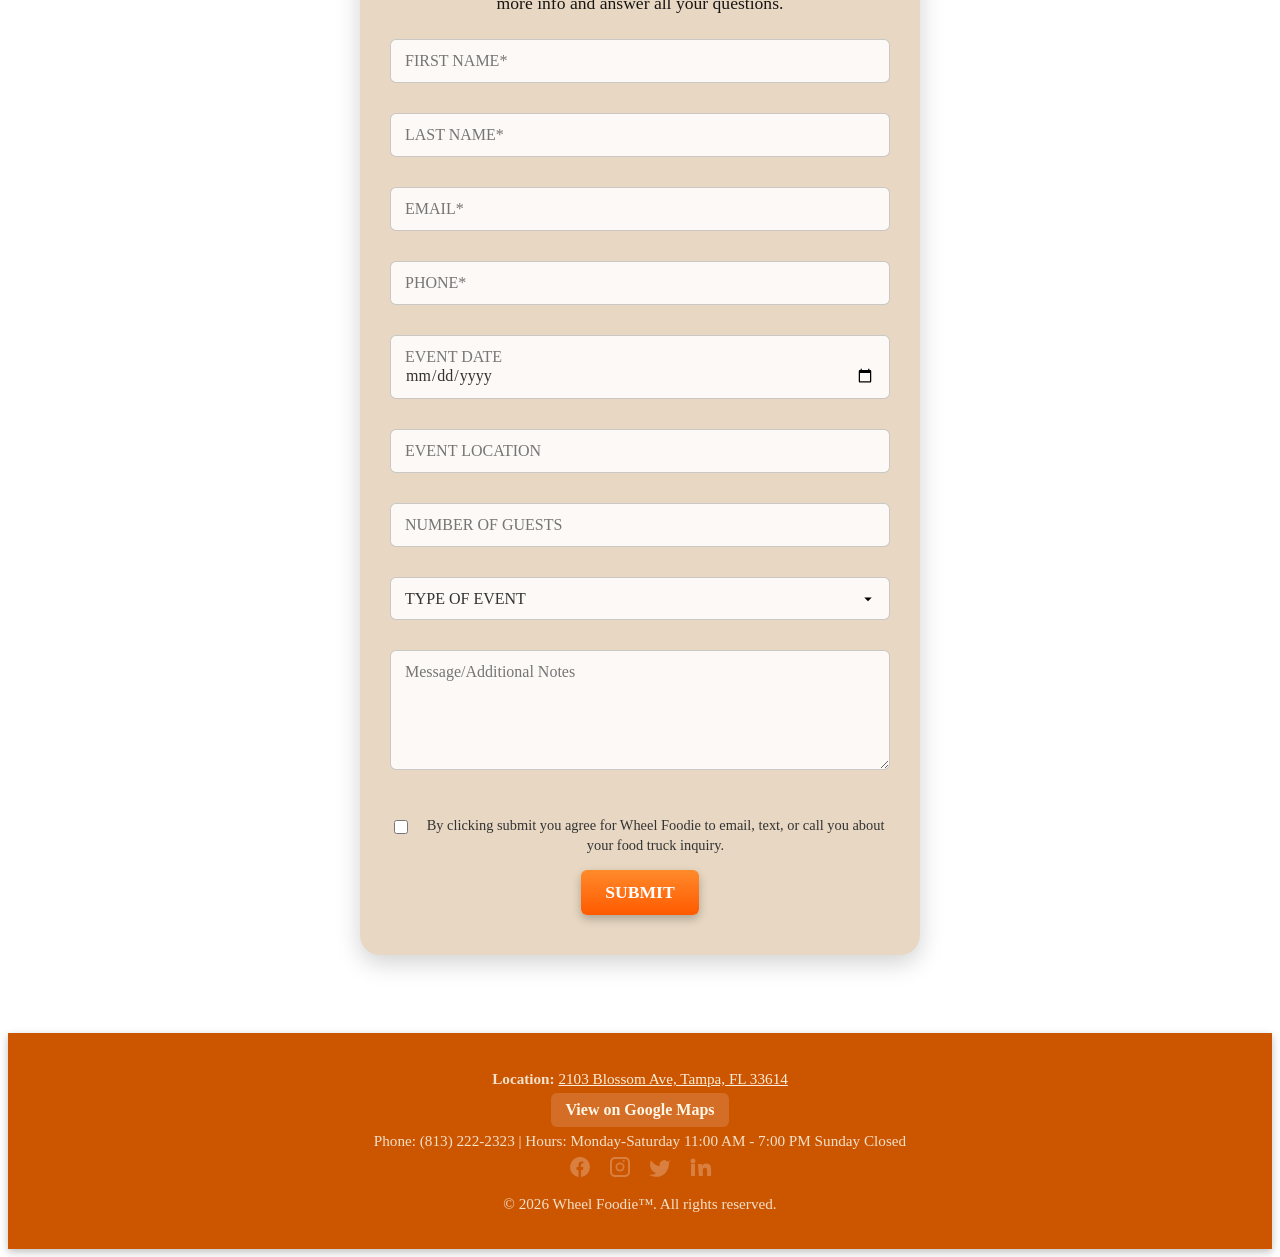
<file: catering.html>
<!DOCTYPE html>
<html lang="en">
<head>
    <meta charset="UTF-8">
    <meta name="viewport" content="width=device-width, initial-scale=1.0">
    <title>Wheel Foodie</title>
    <link rel="stylesheet" href="assets/css/style.css">
    <link rel="icon" type="image/x-icon" href="favicon_io/favicon-wf.ico">

    <!-- PWA Manifest -->
    <link rel="manifest" href="manifest.json">

    <!-- Light Mode Favicons -->
    <link rel="icon" type="image/png" sizes="32x32" href="favicon_io/favicon-32.png">
    <link rel="icon" type="image/png" sizes="48x48" href="favicon_io/favicon-48.png">
    <link rel="icon" type="image/png" sizes="180x180" href="favicon_io/favicon-180.png" media="(prefers-color-scheme: light)">

    <!-- Dark Mode Favicon -->
    <link rel="icon" type="image/png" href="favicon_io/favicon-dark.png" media="(prefers-color-scheme: dark)">

    <!-- Apple Touch Icon (iPhone Home Screen) -->
    <link rel="apple-touch-icon" href="favicon_io/favicon-180.png">
    
    <!-- Google Tag Manager -->
    <script>
        (function(w,d,s,l,i){w[l]=w[l]||[];w[l].push({'gtm.start':
        new Date().getTime(),event:'gtm.js'});var f=d.getElementsByTagName(s)[0],
        j=d.createElement(s),dl=l!='dataLayer'?'&l='+l:'';j.async=true;j.src=
        'https://www.googletagmanager.com/gtm.js?id='+i+dl;f.parentNode.insertBefore(j,f);
        })(window,document,'script','dataLayer','GTM-5M964BHH')
    </script>
    <!-- End Google Tag Manager -->
</head>

<body class="catering-page">

    <!-- Google Tag Manager (noscript) -->
    <noscript> 
        <iframe src="https://www.googletagmanager.com/ns.html?id=GTM-5M964BHH"
        height="0" width="0" style="display:none;visibility:hidden"></iframe>
    </noscript>
    <!-- End Google Tag Manager (noscript) -->

    <header class="site-header">
        <div class="header-inner">
            <div class="header-left">
                <div class="logo">
                    <a href="index.html">
                        <img src="assets/media/logo.png" alt="Wheel Foodie Logo">
                    </a>
                </div>
                <h1 class="site-title">Wheel Foodie</h1>
            </div>

            <nav class="main-nav">
                <ul>
                    <li><a href="index.html">Home</a></li>
                    <li><a href="menu.html">Menu</a></li>
                    <li><a href="specials.html">Specials</a></li>
                    <li><a href="locations.html">Locations</a></li>
                    <li><a href="about.html">About</a></li>
                    <li><a href="catering.html" aria-current="page">Catering</a></li>
                </ul>
            </nav>
            
            <div class="utility-nav">
                <!-- ACCOUNT AREA (replaces old SIGN IN /JOIN button)-->
                <div class="account-area">
                    <button class="auth-trigger" id="authHeaderBtn">
                        <svg class="user-icon" viewBox="0 0 24 24">
                            <circle cx="12" cy="7" r="4"></circle>
                            <path d="M5 21c0-4 3-7 7-7s7 3 7 7"></path>
                        </svg>
                        <span id="authHeaderText">SIGN IN / JOIN</span>
                    </button>

                    <div id="accountDropdown" class="account-dropdown hidden">
                        <p id="dropdownName"></p>
                        <a href="profile.html">Profile</a>
                        <a href="order-history.html">Order History</a>
                        <button id="signOutBtn">Sign Out</button>
                    </div>
                </div>

                <!-- Bag icon -->
                <a href="checkout.html" class="bag-icon">
                    <svg viewBox="0 0 24 24" class="bag-svg">
                        <path d="M7 7V6a5 5 0 0 1 10 0v1h3v15H4V7h3zm2 0h6V6a3 3 0 0 0-6 0v1z"></path>
                    </svg>
                    <span class="cart-count">0</span>
                </a>
            </div>

            <button class="hamburger">&#9776;</button>
        
        </div>
    </header>

    <main>

        <section class="catering-page-hero">
            <div class="hero-overlay"></div>
            <div class="catering-hero-text">
                <h1>YOUR EVENT. OUR FLAVOR. GET A QUOTE.</h1>
                <div class="catering-hero-divider"></div>
                <p>Fresh, fast, and bold catering for parties, corporate, gatherings, weddings, and any event that needs unforgettable flavor.</p>
                <a href="#quote" class="btn-orange">YOUR EVENT. OUR FLAVOR. GET A QUOTE!</a>
            </div>
        </section>

        <h2 class="menu-intro">
            Browse our complete catering selections, including entrées, sides, desserts, and add-ons.
            All packages are customizable to fit your event.
        </h2>
        

        <section class="gallery-section">
            <h3>Catering Gallery</h3>
            <div class="gallery-divider"></div>
            <div class="gallery-row">
                
                <div class="gallery-card" data-img="assets/media/catering_gallery1.jpg">
                    <div class="gallery-bg" style="background-image: url('assets/media/catering_gallery1.jpg');"></div>
                    <div class="gallery-overlay">View</div>
                </div>
            
                <div class="gallery-card" data-img="assets/media/catering_gallery2.jpg">
                    <div class="gallery-bg" style="background-image: url('assets/media/catering_gallery2.jpg');"></div>
                    <div class="gallery-overlay">View</div>
                </div>
                
                <div class="gallery-card" data-img="assets/media/catering_gallery3.jpg">
                    <div class="gallery-bg" style="background-image: url('assets/media/catering_gallery3.jpg');"></div>
                    <div class="gallery-overlay">View</div>
                </div>
        </section>

        <section class="catering-table">
            <h3>Catering Packages</h3>
            <div class="gallery-divider"></div>

            <table aria-label="Catering packages and pricing">
                <thead>
                    <tr>
                        <th>Package</th>
                        <th>Guests</th>
                        <th>Includes</th>
                        <th>Price</th>
                    </tr>
                </thead>
                <tbody>
                    <tr>
                        <td>Basic</td>
                        <td>10–20</td>
                        <td>3 Items + Drinks</td>
                        <td>$150</td>
                    </tr>
                    <tr>
                        <td>Standard</td>
                        <td>20–40</td>
                        <td>5 Items + Drinks</td>
                        <td>$300</td>
                    </tr>
                    <tr>
                        <td>Premium</td>
                        <td>40–75</td>
                        <td>Full Menu + Dessert</td>
                        <td>$600</td>
                    </tr>
                </tbody>
            </table>
        </section>

        <section class="menu-section">
            <h2>Explore Our Full Catering Options</h2>
            <div class="catering-menu-divider"></div>
            
            <!-- Signature Bowls -->
            <div class="menu-dropdown">
                <button class="dropdown-toggle">Signature Bowls (Catering Style)</button>
                <div class="dropdown-content">
                    <div class="menu-item">
                        <h4>Wheel House Bowls</h4>
                        <ul>
                            <li>Choice of protein: grilled chicken, crispy chicken, or pulled pork</li>
                            <li>Served over rice with veggies</li>
                            <li>Fresh sauces + toppings</li>
                        </ul>
                        <span class="price">$18 per person (10-person min)</span>
                    </div>

                    <div class="menu-item">
                        <h4>Premium Catering</h4>
                        <ul>
                            <li>4 Entrées</li>
                            <li>3 Sides</li>
                            <li>Full-service setup</li>
                        </ul>
                        <span class="price">Starting at $28 per person</span>
                    </div>
                </div>
            </div>

            <!-- Entrees -->
            <div class="menu-dropdown">
                <button class="dropdown-toggle">Entrées</button>
                <div class="dropdown-content two-col">
                    <div class="menu-item">
                        <h4>Wing Party Platter</h4>
                        <ul>
                            <li>60 wings, choice of up to 4 flavors</li>
                            <li>Includes celery, carrots, and dipping sauces</li>
                            <li>Choose from your signature flavors (Buffalo, Lemon Pepper, Garlic Parm, Sweet Chili, BBQ, Plain)</li>
                        </ul>
                        <span class="price">$165 (feeds ~12-15)</span>
                    </div>

                    <div class="menu-item">
                        <h4>Street Taco Tray</h4>
                        <ul>
                            <li>30 tacos (chicken, pork, or beef)</li>
                            <li>Includes pico, shredded cheese,lettuce, and sauces</li>
                            <li>Soft tortillas + lime wedges</li>
                        </ul>
                        <span class="price">$155 (feeds ~12-15)</span>
                    </div>

                    <div class="menu-item">
                        <h4>Chicken Sandwich Box</h4>
                        <ul>
                            <li>Crispy or grilled chicken sandwich</li>
                            <li>Choice of sauce: Buffalo, Sweet Chili, Garlic Parm, or BBQ</li>
                            <li>Comes with kettle chips or fries</li>
                        </ul>
                        <span class="price">$12 per person (10-person minimum)</span>
                    </div>
                </div>
            </div>

            <!-- Sides -->
            <div class="menu-dropdown">
                <button class="dropdown-toggle">Sides</button>
                <div class="dropdown-content two-col">
                     <div class="menu-item">
                        <h4>Loaded Fries Bar</h4>
                        <ul>
                            <li>Base of crispy seasoned fries</li>
                            <li>Choice of 2 proteins: chicken, pulled pork, or beef</li>
                            <li>Includes toppings: cheese, scallions, jalapenos (build-your-own for guests)</li>
                        </ul>
                        <span class="price">$140 (feeds ~10-12)</span>
                    </div>

                     <div class="menu-item">
                        <h4>Mac & Cheese Pan</h4>
                        <ul>
                            <li>Creamy, cheesy, baked mac</li>
                            <li>Optional crispy breadcrumb topping</li>
                        </ul>
                        <span class="price">$45 (feeds ~10-12)</span>
                    </div>
    
                </div>
            </div>

            <!-- Beverages -->
            <div class="menu-dropdown">
                <button class="dropdown-toggle">Beverages</button>
                <div class="dropdown-content two-col">
                     <div class="menu-item">
                        <h4>Fresh Lemonade</h4>
                        <ul>
                            <li>House-made, bright, and refreshing</li>
                            <li>Available in classic or strawberry</li>
                        </ul>
                        <span class="price">$6 (Gallon)</span>
                    </div>

                     <div class="menu-item">
                        <h4>Sweet Tea</h4>
                        <ul>
                            <li>Southern-style sweet tea</li>
                            <li>Great for large groups</li>
                        </ul>
                        <span class="price">$5 (Gallon)</span>
                    </div>
                </div>
            </div>

            <!-- Desserts -->
            <div class="menu-dropdown">
                <button class="dropdown-toggle">Desserts</button>
                <div class="dropdown-content two-col">
                     <div class="menu-item">
                        <h4>Cookie platter</h4>
                        <ul>
                            <li>Mix of chocolate chip, sugar, and double chocolate</li>
                            <li>Fresh-baked</li>
                        </ul>
                        <span class="price">$30 (24 cookies)</span>
                    </div>

                    <div class="menu-item">
                        <h4>Brownie Bites Tray</h4>
                        <ul>
                            <li>Rich, fudgy brownie squares</li>
                            <li>Fresh-baked</li>
                            <li>Easy grab-and-go dessert</li>
                        </ul>
                        <span class="price">$35 (30 bites)</span>
                    </div>

                    <div class="menu-item">
                        <h4>Cupcake Platter</h4>
                        <ul>
                            <li>Assorted flavors: vanilla, chocolate, and red velvet</li>
                            <li>Topped with whipped buttercream</li>
                        </ul>
                        <span class="price">$30 (24 mini cupcakes)</span>
                    </div>
                </div>
            </div>

             <!-- Add-ons -->
            <div class="menu-dropdown">
                <button class="dropdown-toggle">Add-Ons</button>
                <div class="dropdown-content two-col">
                     <div class="menu-item">
                        <h4>Extra Sauce Bottles</h4>
                        <ul>
                            <li>Buffalo, Garlic Parmesan, Sweet Chili, BBQ, Lemon Pepper</li>
                            <li>Great for events with big flavor lovers</li>
                        </ul>
                        <span class="price">$4.50 each</span>
                    </div>

                    <div class="menu-item">
                        <h4>Slider Add-On Pack</h4>
                        <ul>
                            <li>Mix of chicken or pulled pork</li>
                            <li>Includes pickles + sauce</li>
                        </ul>
                        <span class="price">$45 (12 sliders)</span>
                    </div>
                </div>
            </div>

        </section>


        <section class="expect-section">
            <h2 class="expect-title">What to Expect</h2>
            <div class="expect-divider"></div>

                <div class="expect-grid">

                    <div class="expect-item">
                        <img src="assets/icons/checkmark-shield.svg" alt="">
                        <h3>Worry-Free Service</h3>
                        <p>Your safety is our top priority. We handle setup and packageing, so you can enjou the event.</p>
                    </div>

                    <div class="expect-item">
                        <img src="assets/icons/delivery_truck.svg" alt="">
                        <h3>Fresh Food, Delivered Fast</h3>
                        <p>Hot and ready to serve on arrival.</p>
                    </div>

                    <div class="expect-item">
                        <img src="assets/icons/chef.svg" alt="">
                        <h3>Customizable Packages</h3>
                        <p>Mix and match menu items to fit your needs.</p>
                    </div>

                    <div class="expect-item">
                        <img src="assets/icons/handshake-svgrepo-com.svg" alt="">
                        <h3>Reliable Communication</h3>
                        <p>We keep you updated from booking to delivery.</p>
                    </div>
        </section>

        <section class="contact-section">
            <h3>Contact Us</h3>
            <div class="contact-divider"></div>
            <div class="cater-quote-row" id="quote">
                
                <div class="catering-quote-card">
                    <h2>GET A QUOTE TODAY!</h2>
                    <div class="catering-quote-divider"></div>
                    <p class="catering-subtitle">Fill out the form below. We’ll reach out immediately to gather a little more info and answer all your questions.</p>
                    
                    <form>
                        <label for="firstName" class="sr-only">First Name</label>
                        <input type="text" id="firstName" placeholder="FIRST NAME*" autocomplete="given-name" required>

                        <label for="lastName"class="sr-only">Last Name</label>
                        <input type="text" id="lastName" placeholder="LAST NAME*" autocomplete="family-name" required>

                        <label for="email" class="sr-only">Email</label>
                        <input type="email" id="email" placeholder="EMAIL*" autocomplete="email" required>

                        <label for="phone" class="sr-only">Phone</label>
                        <input type="tel" id="phone" placeholder="PHONE*" autocomplete="tel" required>

                        <label for="eventDate" class="sr-only">Event Date</label>
                        <input type="date" id="eventDate" placeholder="EVENT DATE" autocomplete="off" required>

                        <label for="eventLocation" class="sr-only">Event Location</label>
                        <input type="text" id="eventLocation" placeholder="EVENT LOCATION" autocomplete="off">

                        <label for="guestCount" class="sr-only">Number of Guests</label>
                        <input type="number" id="guestCount" placeholder="NUMBER OF GUESTS" autocomplete="off">

                        <label for="eventType" class="sr-only">Type of Event</label>
                        <select id="eventType" autocomplete="off" required>
                            <option value="" disabled selected>TYPE OF EVENT</option>
                            <option value="corporate">Corporate Event</option>
                            <option value="wedding">Wedding</option>
                            <option value="birthday">Birthday</option>
                            <option value="festival">Festival</option>
                            <option value="private">Private Event</option>
                        </select>

                        <label for="notes" class="sr-only">Message or Additional Notes</label>
                        <textarea id="notes" placeholder="Message/Additional Notes"></textarea>

                        <label class="catering-consent">
                            <input type="checkbox" required>
                            By clicking submit you agree for Wheel Foodie to email, text, or call you about your food truck inquiry.
                        </label>
                        
                        <button type="submit" class="btn-orange">SUBMIT</button>
                    </form>

                    <p id="caterQuoteSuccess" class="form-success" style="display:none;">
                        Thanks! Your quote request was submitted. We’ll reach out shortly.
                    </p>
                </div>
            </div>

        </section>
    </main>

    <footer class="site-footer">
        <div class="footer-inner">

            <p>
                <strong>Location:</strong>
                <a href="https://www.google.com/maps?q=2103+Blossom+Ave,+Tampa,+FL+33614"
                    target="_blank"
                    rel="noopener">
                    2103 Blossom Ave, Tampa, FL 33614
                </a>
            </p>

            <a class="footer-map-btn"
                href="https://www.google.com/maps?q=2103+Blossom+Ave,+Tampa,+FL+33614"
                target="_blank"
                rel="noopener">
                View on Google Maps
            </a>

            <p>
                Phone: (813) 222-2323 | Hours: Monday-Saturday 11:00 AM - 7:00 PM Sunday Closed
            </p>

            <div class="footer-social">
                <a href="#" aria-label="Facebook" class="social-icon">
                    <svg viewBox="0 0 24 24" class="icon">
                        <path d="M22 12a10 10 0 1 0-11.5 9.9v-7h-2v-3h2v-2.3c0-2 1.2-3.1 3-3.1.9 0 1.8.1 1.8.1v2h-1c-1 0-1.3.6-1.3 1.2V12h2.3l-.4 3h-1.9v7A10 10 0 0 0 22 12z"/>
                    </svg>
                </a>

                <a href="#" aria-label="Instagram" class="social-icon">
                    <svg viewBox="0 0 24 24" class="icon">
                        <path d="M7 2C4.2 2 2 4.2 2 7v10c0 2.8 2.2 5 5 5h10c2.8 0 5-2.2 5-5V7c0-2.8-2.2-5-5-5H7zm10 2c1.7 0 3 1.3 3 3v10c0 1.7-1.3 3-3 3H7c-1.7 0-3-1.3-3-3V7c0-1.7 1.3-3 3-3h10zm-5 3.5A4.5 4.5 0 1 0 16.5 12 4.5 4.5 0 0 0 12 7.5zm0 7.3A2.8 2.8 0 1 1 14.8 12 2.8 2.8 0 0 1 12 14.8zm4.8-8.8a1.1 1.1 0 1 1-1.1-1.1 1.1 1.1 0 0 1 1.1 1.1z"/>
                    </svg>
                </a>

                <a href="#" aria-label="Twitter" class="social-icon">
                    <svg viewBox="0 0 24 24" class="icon">
                        <path d="M22 5.8c-.8.4-1.7.6-2.6.8a4.5 4.5 0 0 0-7.7 4v.6A12.8 12.8 0 0 1 3 5.2s-4 9 5 13c-2.3 1.5-5 1.8-7 1.5 9 5.5 20 0 20-12v-.5c.7-.5 1.4-1.2 2-2z"/>
                    </svg>
                </a>

                <a href="#" aria-label="LinkedIn" class="social-icon">
                    <svg viewBox="0 0 24 24" class="icon">
                        <path d="M4.98 3.5A2.5 2.5 0 1 0 5 8.5a2.5 2.5 0 0 0-.02-5zM3 9h4v12H3zm7 0h4v1.7h.1a4.4 4.4 0 0 1 4-2.2c4.3 0 5 2.8 5 6.4V21h-4v-5.3c0-1.3 0-3-2-3s-2.3 1.5-2.3 2.9V21h-4z"/>
                    </svg>
                </a>
            </div>
            
            <p>&copy; 2026 Wheel Foodie™. All rights reserved.</p>

        </div>
    </footer>

    <div id="auth-modal" class="auth-modal hidden">
        <div class="auth-modal-content">

            <button class="auth-close">&times;</button>

            <!-- Logo -->
            <div class="auth-logo">
                <img src="assets/media/logo.png" alt="Wheel Foodie Logo">
            </div>

            <!-- SIGN IN FORM -->
            <div id="auth-signin-view">
                <h2 class="auth-title">SIGN IN</h2>

                <!-- Form -->
                <form id="signinForm" class="auth-form">
                    <label for="signinEmail">Email</label>
                    <input type="email" id="signinEmail" required>

                    <label for="signinPassword">Password</label>
                    <div class="password-wrapper">
                        <input type="password" id="signinPassword" required>
                        <span class="toggle-password">&#128065;</span>
                    </div>

                    <div class="auth-row">
                        <label class="remember-me">
                            <input type="checkbox"> Remember me
                        </label>

                        <a href="#" class="forgot-link">Forgot Password?</a>
                    </div>

                    <p class="auth-legal">
                        By signing in, I agree to Wheel Foodie’s Privacy Policy, Terms of Use, 
                        and to receiving account security/verification text messages. 
                        Msg & Data rates may apply.
                    </p>

                    <button type="submit" class="modal-btn-orange auth-submit">SIGN IN</button>
                </form>

                <div class="auth-divider"></div>

                <h2 class="auth-subtitle">NOT A MEMBER?</h2>
                <h3 class="auth-subsubtitle">JOIN REWARDS. GET REWARDED.</h3>

                <button class="modal-btn-outline-orange auth-create" id="openCreateAccount">
                    CREATE AN ACCOUNT
                </button>

                <div class="auth-help">
                    <span class="chat-icon">💬</span>
                    <p>Need Help? <strong>Chat with Foodie</strong></p>
                </div>
            </div>

            <!-- CREATE ACCOUNT FORM -->
            <div id="auth-create-view" class="hidden">
                <h2 class="auth-title">CREATE ACCOUNT</h2>

                <form id="createAccountForm" class="auth-form">
                    <label for="createName">Full Name</label>
                    <input type="text" id="createName" required>

                    <label for="createEmail">Email</label>
                    <input type="email" id="createEmail" required>

                    <label for="createPassword">Create Password</label>
                    <input type="password" id="createPassword" required>

                    <label for="confirmPassword">Confirm Password</label>
                    <input type="password" id="confirmPassword" required>

                    <label class="terms-check">
                        <input type="checkbox" id="agreeTerms" required>
                        I agree to the Terms & Privacy Policy
                    </label>

                    <button type="submit" class="modal-btn-orange">CREATE ACCOUNT</button>
                </form>

                <p class="auth-switch">
                    Already have an account?
                    <a href="#" id="openSignIn">Sign In</a>
                </p>
            </div>

            <!-- SUCCESS MESSAGE -->
            <div id="auth-success-view" class="hidden">
                <h2 class="auth-title">SUCCESS!</h2>
                <p class="auth-success-text">You are now signed in.</p>
                <button id="authSuccessBtn" class="modal-btn-orange">Continue</button>
            </div>
        </div>

    </div>

    <div id="payment-modal" class="payment-modal hidden">
        <div class="payment-modal-content">

            <button class="payment-close">&times;</button>

            <!-- PAYMENT FORM -->
            <div id="payment-view">
                <h2 class="payment-title">Payment Information</h2>

                <form id="paymentForm">
                    <label for="cardName">Cardholder Name</label>
                    <input type="text" id="cardName" required>

                    <label for="cardNumber">Card Number</label>
                    <input type="text" id="cardNumber" maxlength="16" required>

                    <label for="cardExp">Expiration Date</label>
                    <input type="text" id="cardExp" placeholder="MM/YY" required>

                    <label for="cardCVV">CVV</label>
                    <input type="text" id="cardCVV" maxlength="4" required>

                    <button type="submit" class="modal-btn-orange">Submit Payment</button>
                </form>
            </div>

            <!-- REVIEW SCREEN -->
            <div id="review-view" class="hidden">
                <h2 class="payment-title">Review Your Order</h2>

                <div id="reviewOrderSummary"></div>

                <button id="placeOrderFinal" class="modal-btn-orange">Place Order</button>
            </div>

            <!-- SUCCESS SCREEN -->
            <div id="success-view" class="hidden">
                <h2 class="payment-title">Order Confirmed!</h2>
                <p>Your receipt has been sent to your email.</p>

                <button id="downloadReceipt" class="modal-btn-outline-orange">Download Receipt</button>
                <button id="returnToMenu" class="modal-btn-orange">Return to Menu</button>
            </div>

        </div>
    </div>

    <!-- LIGHTBOX (put at bottom of page) -->
    <div id="lightbox" class="lightbox hidden">
        <span class="lightbox-close">&times;</span>
        <img id="lightbox-img" alt="Expanded gallery image">
    </div>

    <script type="module" src="assets/js/script.js"></script>
    <script src="assets/js/cart.js" defer></script>

</body>
</html>
</file>
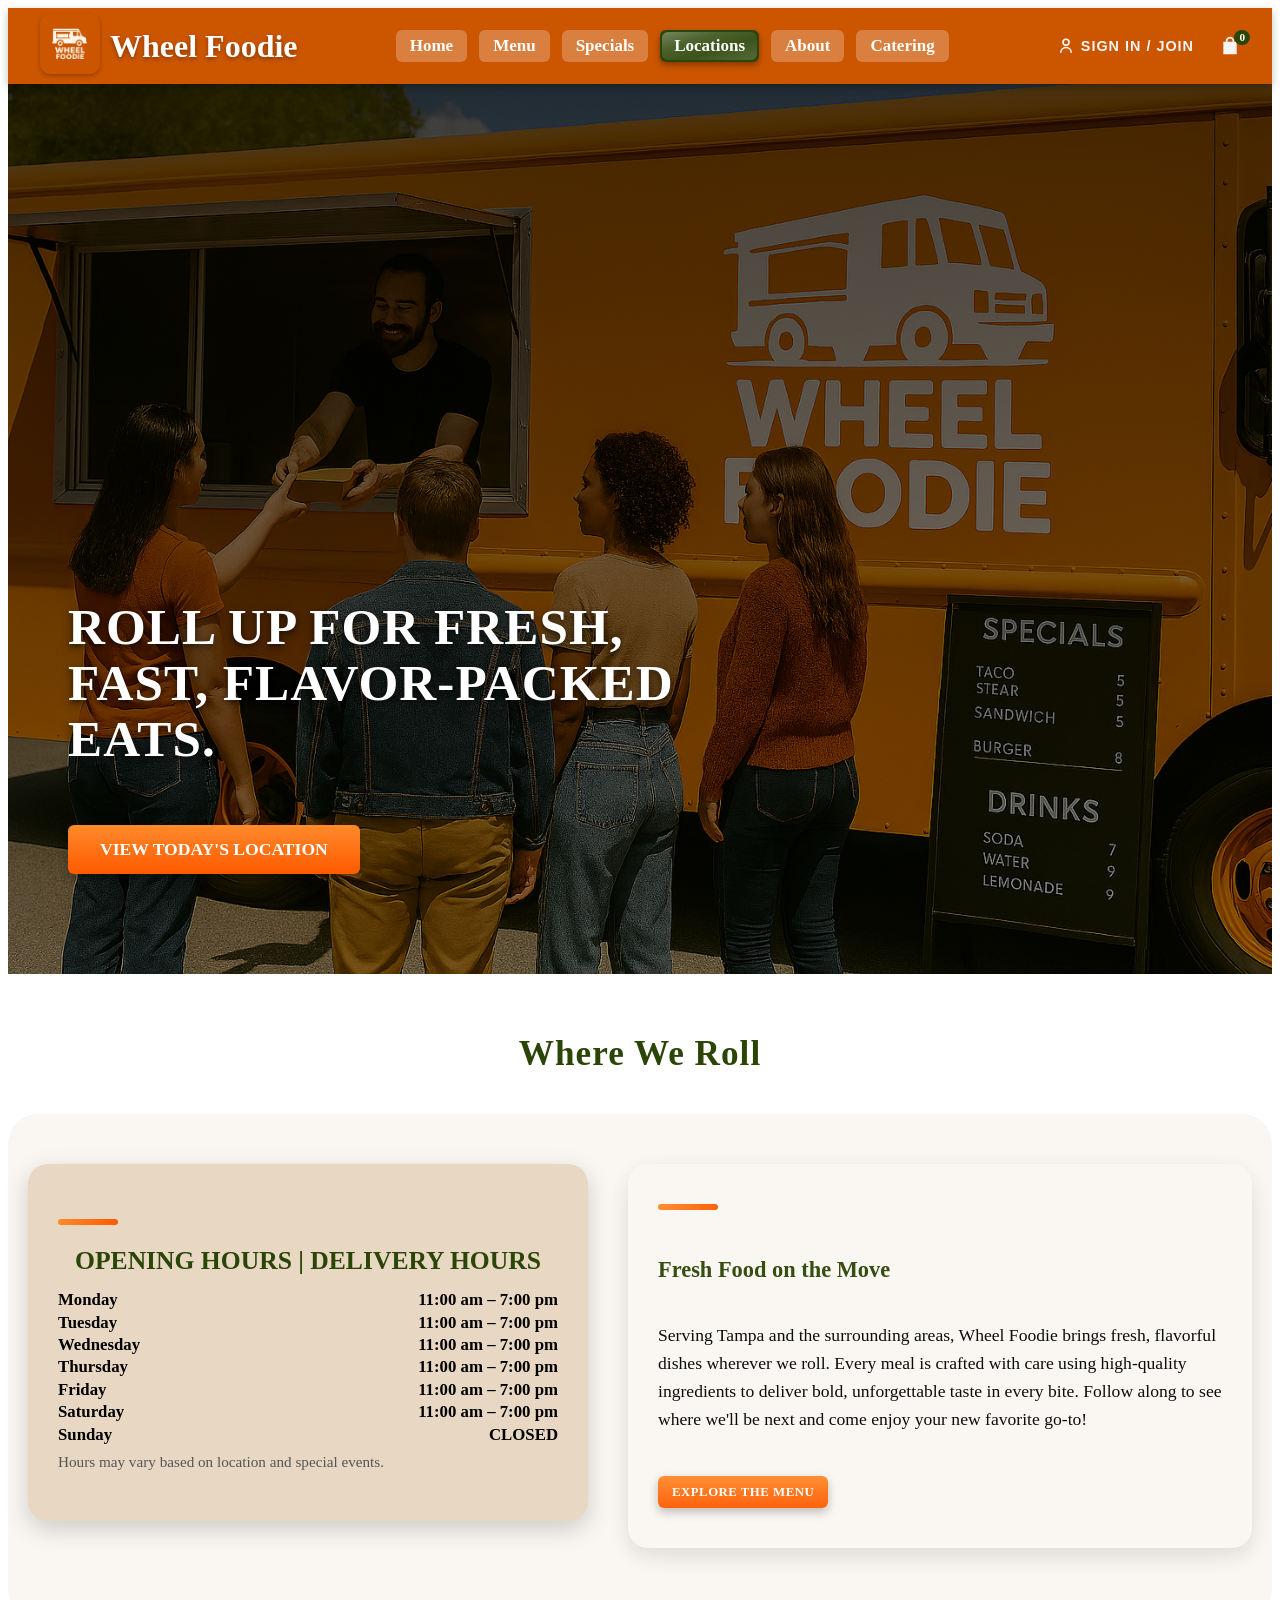
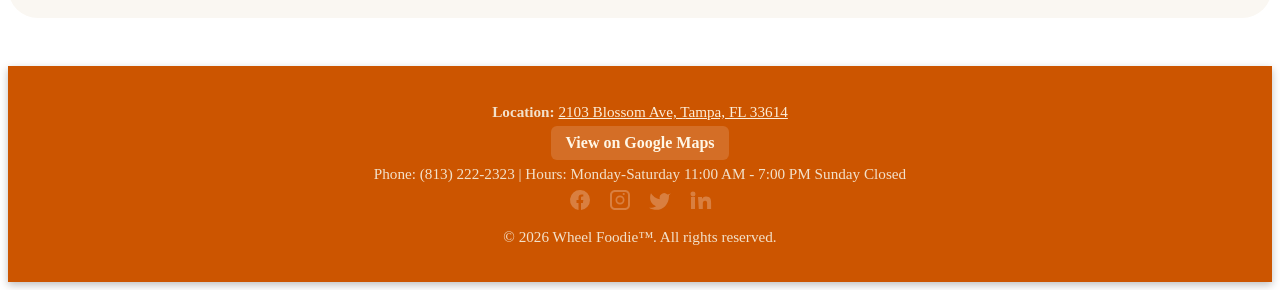
<file: locations.html>
<!DOCTYPE html>
<html lang="en">
<head>
    <meta charset="UTF-8">
    <meta name="viewport" content="width=device-width, initial-scale=1.0">
    <title>Wheel Foodie</title>
    <link rel="stylesheet" href="assets/css/style.css">
    <link rel="icon" type="image/x-icon" href="favicon_io/favicon-wf.ico">

    <!-- PWA Manifest -->
    <link rel="manifest" href="manifest.json">

    <!-- Light Mode Favicons -->
    <link rel="icon" type="image/png" sizes="32x32" href="favicon_io/favicon-32.png">
    <link rel="icon" type="image/png" sizes="48x48" href="favicon_io/favicon-48.png">
    <link rel="icon" type="image/png" sizes="180x180" href="favicon_io/favicon-180.png" media="(prefers-color-scheme: light)">

    <!-- Dark Mode Favicon -->
    <link rel="icon" type="image/png" href="favicon_io/favicon-dark.png" media="(prefers-color-scheme: dark)">

    <!-- Apple Touch Icon (iPhone Home Screen) -->
    <link rel="apple-touch-icon" href="favicon_io/favicon-180.png">
    
    <!-- Google Tag Manager -->
    <script>
        (function(w,d,s,l,i){w[l]=w[l]||[];w[l].push({'gtm.start':
        new Date().getTime(),event:'gtm.js'});var f=d.getElementsByTagName(s)[0],
        j=d.createElement(s),dl=l!='dataLayer'?'&l='+l:'';j.async=true;j.src=
        'https://www.googletagmanager.com/gtm.js?id='+i+dl;f.parentNode.insertBefore(j,f);
        })(window,document,'script','dataLayer','GTM-5M964BHH')
    </script>
    <!-- End Google Tag Manager -->
</head>

<body class="locations-page">

    <!-- Google Tag Manager (noscript) -->
    <noscript> 
        <iframe src="https://www.googletagmanager.com/ns.html?id=GTM-5M964BHH"
        height="0" width="0" style="display:none;visibility:hidden"></iframe>
    </noscript>
    <!-- End Google Tag Manager (noscript) -->

    <header class="site-header">
        <div class="header-inner">
            <div class="header-left">
                <div class="logo">
                    <a href="index.html">
                        <img src="assets/media/logo.png" alt="Wheel Foodie Logo">
                    </a>
                </div>
                <h1 class="site-title">Wheel Foodie</h1>
            </div>

            <nav class="main-nav">
                <ul>
                    <li><a href="index.html">Home</a></li>
                    <li><a href="menu.html">Menu</a></li>
                    <li><a href="specials.html">Specials</a></li>
                    <li><a href="locations.html" aria-current="page">Locations</a></li>
                    <li><a href="about.html">About</a></li>
                    <li><a href="catering.html">Catering</a></li>
                </ul>
            </nav>

            <div class="utility-nav">
                <!-- ACCOUNT AREA (replaces old SIGN IN /JOIN button)-->
                <div class="account-area">
                    <button class="auth-trigger" id="authHeaderBtn">
                        <svg class="user-icon" viewBox="0 0 24 24">
                            <circle cx="12" cy="7" r="4"></circle>
                            <path d="M5 21c0-4 3-7 7-7s7 3 7 7"></path>
                        </svg>
                        <span id="authHeaderText">SIGN IN / JOIN</span>
                    </button>

                    <div id="accountDropdown" class="account-dropdown hidden">
                        <p id="dropdownName"></p>
                        <a href="profile.html">Profile</a>
                        <a href="order-history.html">Order History</a>
                        <button id="signOutBtn">Sign Out</button>
                    </div>
                </div>

                <!-- Bag icon -->
                <a href="checkout.html" class="bag-icon">
                    <svg viewBox="0 0 24 24" class="bag-svg">
                        <path d="M7 7V6a5 5 0 0 1 10 0v1h3v15H4V7h3zm2 0h6V6a3 3 0 0 0-6 0v1z"></path>
                    </svg>
                    <span class="cart-count">0</span>
                </a>
            </div>

            <button class="hamburger">&#9776;</button>
        
        </div>
    </header>

    <main>
        <section class="hero locations-hero">
            <div class="hero-overlay"></div>
            <div class="hero-text">
                <h1>ROLL UP FOR FRESH, FAST, FLAVOR-PACKED EATS.</h1>
                <button id="locationPopupBtn" class="btn-orange">VIEW TODAY'S LOCATION</button>
            </div>
        </section>

        <h2 class="section-title">Where We Roll</h2>

        <section class="info-row" id="">
            <div class="hours-card">
                <h2>OPENING HOURS | DELIVERY HOURS</h2>
                <!--<div class="hours-divider"></div-->
                
                <ul>
                    <li><span class="day">Monday</span><span class="time">11:00 am – 7:00 pm</span></li>
                    <li><span class="day">Tuesday</span><span class="time">11:00 am – 7:00 pm</span></li>
                    <li><span class="day">Wednesday</span><span class="time">11:00 am – 7:00 pm</span></li>
                    <li><span class="day">Thursday</span><span class="time">11:00 am – 7:00 pm</span></li>
                    <li><span class="day">Friday</span><span class="time">11:00 am – 7:00 pm</span></li>
                    <li><span class="day">Saturday</span><span class="time">11:00 am – 7:00 pm</span></li>
                    <li><span class="day">Sunday</span><span class="time">CLOSED</span></li>
                </ul>

                <p class="hours-note">Hours may vary based on location and special events.</p>
            </div>
            
            <div class="locations-text locations-card">
                <h3 class="locations-subtitle">Fresh Food on the Move</h3>
                <p>Serving Tampa and the surrounding areas, Wheel Foodie brings fresh, 
                    flavorful dishes wherever we roll. Every meal is crafted with care using
                    high-quality ingredients to deliver bold, unforgettable taste in every bite.
                    Follow along to see where we'll be next and come enjoy your new favorite go-to!
                </p>
                <a href="menu.html" class="btn-orange">EXPLORE THE MENU</a>
            </div>
        </section>
    </main>

    <footer class="site-footer">
        <div class="footer-inner">

            <p>
                <strong>Location:</strong>
                <a href="https://www.google.com/maps?q=2103+Blossom+Ave,+Tampa,+FL+33614"
                    target="_blank"
                    rel="noopener">
                    2103 Blossom Ave, Tampa, FL 33614
                </a>
            </p>

            <a class="footer-map-btn"
                href="https://www.google.com/maps?q=2103+Blossom+Ave,+Tampa,+FL+33614"
                target="_blank"
                rel="noopener">
                View on Google Maps
            </a>

            <p>
                Phone: (813) 222-2323 | Hours: Monday-Saturday 11:00 AM - 7:00 PM Sunday Closed
            </p>

            <div class="footer-social">
                <a href="#" aria-label="Facebook" class="social-icon">
                    <svg viewBox="0 0 24 24" class="icon">
                        <path d="M22 12a10 10 0 1 0-11.5 9.9v-7h-2v-3h2v-2.3c0-2 1.2-3.1 3-3.1.9 0 1.8.1 1.8.1v2h-1c-1 0-1.3.6-1.3 1.2V12h2.3l-.4 3h-1.9v7A10 10 0 0 0 22 12z"/>
                    </svg>
                </a>

                <a href="#" aria-label="Instagram" class="social-icon">
                    <svg viewBox="0 0 24 24" class="icon">
                        <path d="M7 2C4.2 2 2 4.2 2 7v10c0 2.8 2.2 5 5 5h10c2.8 0 5-2.2 5-5V7c0-2.8-2.2-5-5-5H7zm10 2c1.7 0 3 1.3 3 3v10c0 1.7-1.3 3-3 3H7c-1.7 0-3-1.3-3-3V7c0-1.7 1.3-3 3-3h10zm-5 3.5A4.5 4.5 0 1 0 16.5 12 4.5 4.5 0 0 0 12 7.5zm0 7.3A2.8 2.8 0 1 1 14.8 12 2.8 2.8 0 0 1 12 14.8zm4.8-8.8a1.1 1.1 0 1 1-1.1-1.1 1.1 1.1 0 0 1 1.1 1.1z"/>
                    </svg>
                </a>

                <a href="#" aria-label="Twitter" class="social-icon">
                    <svg viewBox="0 0 24 24" class="icon">
                        <path d="M22 5.8c-.8.4-1.7.6-2.6.8a4.5 4.5 0 0 0-7.7 4v.6A12.8 12.8 0 0 1 3 5.2s-4 9 5 13c-2.3 1.5-5 1.8-7 1.5 9 5.5 20 0 20-12v-.5c.7-.5 1.4-1.2 2-2z"/>
                    </svg>
                </a>

                <a href="#" aria-label="LinkedIn" class="social-icon">
                    <svg viewBox="0 0 24 24" class="icon">
                        <path d="M4.98 3.5A2.5 2.5 0 1 0 5 8.5a2.5 2.5 0 0 0-.02-5zM3 9h4v12H3zm7 0h4v1.7h.1a4.4 4.4 0 0 1 4-2.2c4.3 0 5 2.8 5 6.4V21h-4v-5.3c0-1.3 0-3-2-3s-2.3 1.5-2.3 2.9V21h-4z"/>
                    </svg>
                </a>
            </div>
            
            <p>&copy; 2026 Wheel Foodie™. All rights reserved.</p>

        </div>
    </footer>

    <div id="locationModal" class="modal">
        <div class="modal-content">
            <span class="close-modal">&times;</span>
            <h2>Today's Location</h2>
            <p><strong>Address:</strong> 2103 Blossom Ave, Tampa, FL 33614</p>
            <p><strong>Hours:</strong> 11:00 AM – 7:00 PM</p>
            
            <a href="https://www.google.com/maps?q=2103+Blossom+Ave,+Tampa,+FL+33614"
                target="_blank"
                class="btn-orange">
                Get Directions
            </a>

            <iframe
                class="mini-map"
                src="https://www.google.com/maps?q=2103+Blossom+Ave,+Tampa,+FL+33614&output=embed">
            </iframe>

            <p class="follow-note">Follow us on social media for daily location updates!</p>

            <div class="modal-social">
                <!-- X (Twitter) Share -->
                <a href="https://twitter.com/intent/tweet?url=https://virginiamarc.github.io/wf/index.html" 
                target="_blank" aria-label="Share on X">X</a>

                <!-- Facebook Share -->
                <a href="https://www.facebook.com/sharer/sharer.php?u=https://virginiamarc.github.io/wf/index.html" 
                target="_blank" aria-label="Share on Facebook">f</a>

                <!-- Instagram (opens app, no share API) -->
                <a href="https://www.instagram.com/" 
                target="_blank" aria-label="Open Instagram">◎</a>

                <!-- TikTok (opens app, no share API) -->
                <a href="https://www.tiktok.com/share" 
                target="_blank" aria-label="Open TikTok">♬</a>
            </div>
        </div>
    </div>

    <div id="auth-modal" class="auth-modal hidden">
        <div class="auth-modal-content">

            <button class="auth-close">&times;</button>

            <!-- Logo -->
            <div class="auth-logo">
                <img src="assets/media/logo.png" alt="Wheel Foodie Logo">
            </div>

            <!-- SIGN IN FORM -->
            <div id="auth-signin-view">
                <h2 class="auth-title">SIGN IN</h2>

                <!-- Form -->
                <form id="signinForm" class="auth-form">
                    <label for="signinEmail">Email</label>
                    <input type="email" id="signinEmail" required>

                    <label for="signinPassword">Password</label>
                    <div class="password-wrapper">
                        <input type="password" id="signinPassword" required>
                        <span class="toggle-password">&#128065;</span>
                    </div>

                    <div class="auth-row">
                        <label class="remember-me">
                            <input type="checkbox"> Remember me
                        </label>

                        <a href="#" class="forgot-link">Forgot Password?</a>
                    </div>

                    <p class="auth-legal">
                        By signing in, I agree to Wheel Foodie’s Privacy Policy, Terms of Use, 
                        and to receiving account security/verification text messages. 
                        Msg & Data rates may apply.
                    </p>

                    <button type="submit" class="modal-btn-orange auth-submit">SIGN IN</button>
                </form>

                <div class="auth-divider"></div>

                <h2 class="auth-subtitle">NOT A MEMBER?</h2>
                <h3 class="auth-subsubtitle">JOIN REWARDS. GET REWARDED.</h3>

                <button class="modal-btn-outline-orange auth-create" id="openCreateAccount">
                    CREATE AN ACCOUNT
                </button>

                <div class="auth-help">
                    <span class="chat-icon">💬</span>
                    <p>Need Help? <strong>Chat with Foodie</strong></p>
                </div>
            </div>

            <!-- CREATE ACCOUNT FORM -->
            <div id="auth-create-view" class="hidden">
                <h2 class="auth-title">CREATE ACCOUNT</h2>

                <form id="createAccountForm" class="auth-form">
                    <label for="createName">Full Name</label>
                    <input type="text" id="createName" required>

                    <label for="createEmail">Email</label>
                    <input type="email" id="createEmail" required>

                    <label for="createPassword">Create Password</label>
                    <input type="password" id="createPassword" required>

                    <label for="confirmPassword">Confirm Password</label>
                    <input type="password" id="confirmPassword" required>

                    <label class="terms-check">
                        <input type="checkbox" id="agreeTerms" required>
                        I agree to the Terms & Privacy Policy
                    </label>

                    <button type="submit" class="modal-btn-orange">CREATE ACCOUNT</button>
                </form>

                <p class="auth-switch">
                    Already have an account?
                    <a href="#" id="openSignIn">Sign In</a>
                </p>
            </div>

            <!-- SUCCESS MESSAGE -->
            <div id="auth-success-view" class="hidden">
                <h2 class="auth-title">SUCCESS!</h2>
                <p class="auth-success-text">You are now signed in.</p>
                <button id="authSuccessBtn" class="modal-btn-orange">Continue</button>
            </div>
        </div>

    </div>

    <div id="payment-modal" class="payment-modal hidden">
        <div class="payment-modal-content">

            <button class="payment-close">&times;</button>

            <!-- PAYMENT FORM -->
            <div id="payment-view">
                <h2 class="payment-title">Payment Information</h2>

                <form id="paymentForm">
                    <label for="cardName">Cardholder Name</label>
                    <input type="text" id="cardName" required>

                    <label for="cardNumber">Card Number</label>
                    <input type="text" id="cardNumber" maxlength="16" required>

                    <label for="cardExp">Expiration Date</label>
                    <input type="text" id="cardExp" placeholder="MM/YY" required>

                    <label for="cardCVV">CVV</label>
                    <input type="text" id="cardCVV" maxlength="4" required>

                    <button type="submit" class="modal-btn-orange">Submit Payment</button>
                </form>
            </div>

            <!-- REVIEW SCREEN -->
            <div id="review-view" class="hidden">
                <h2 class="payment-title">Review Your Order</h2>

                <div id="reviewOrderSummary"></div>

                <button id="placeOrderFinal" class="modal-btn-orange">Place Order</button>
            </div>

            <!-- SUCCESS SCREEN -->
            <div id="success-view" class="hidden">
                <h2 class="payment-title">Order Confirmed!</h2>
                <p>Your receipt has been sent to your email.</p>

                <button id="downloadReceipt" class="modal-btn-outline-orange">Download Receipt</button>
                <button id="returnToMenu" class="modal-btn-orange">Return to Menu</button>
            </div>

        </div>
    </div>

    <script type="module" src="assets/js/script.js"></script>
    <script src="assets/js/cart.js" defer></script>

</body>
</html>
</file>
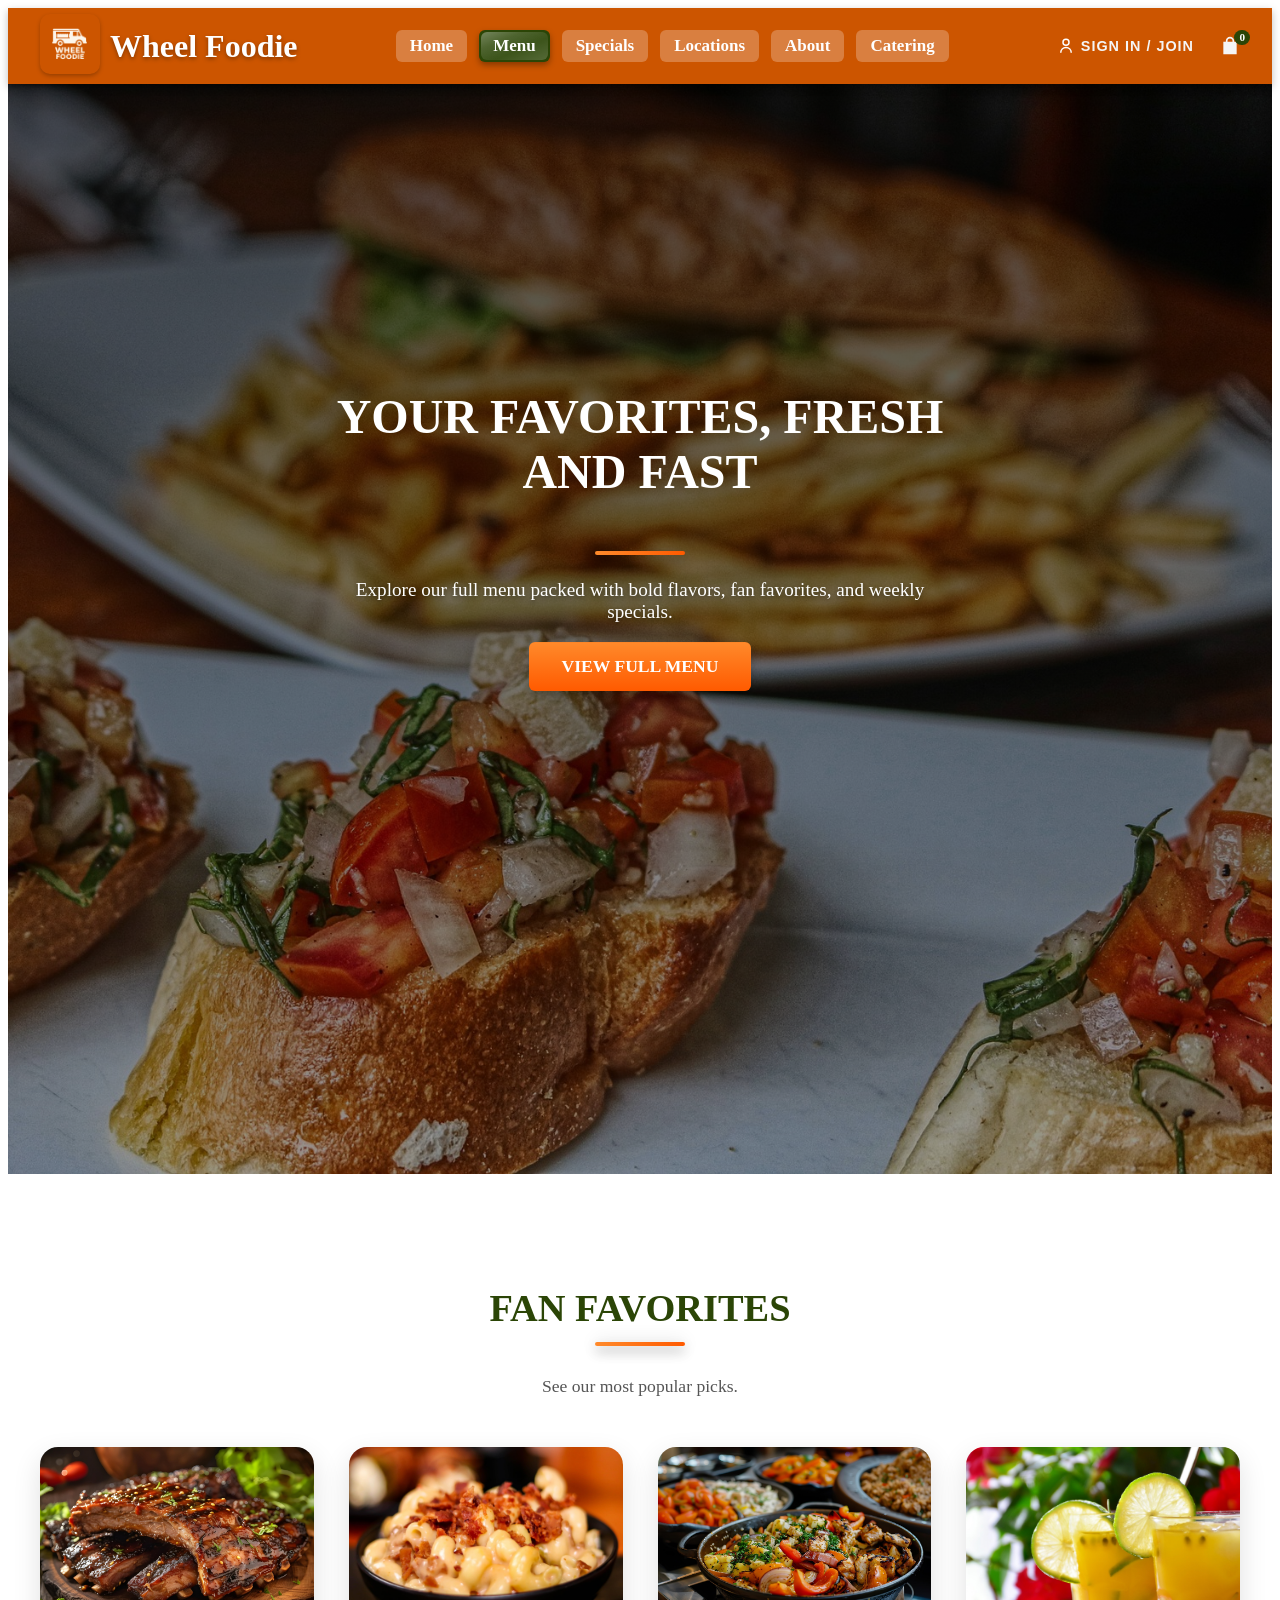
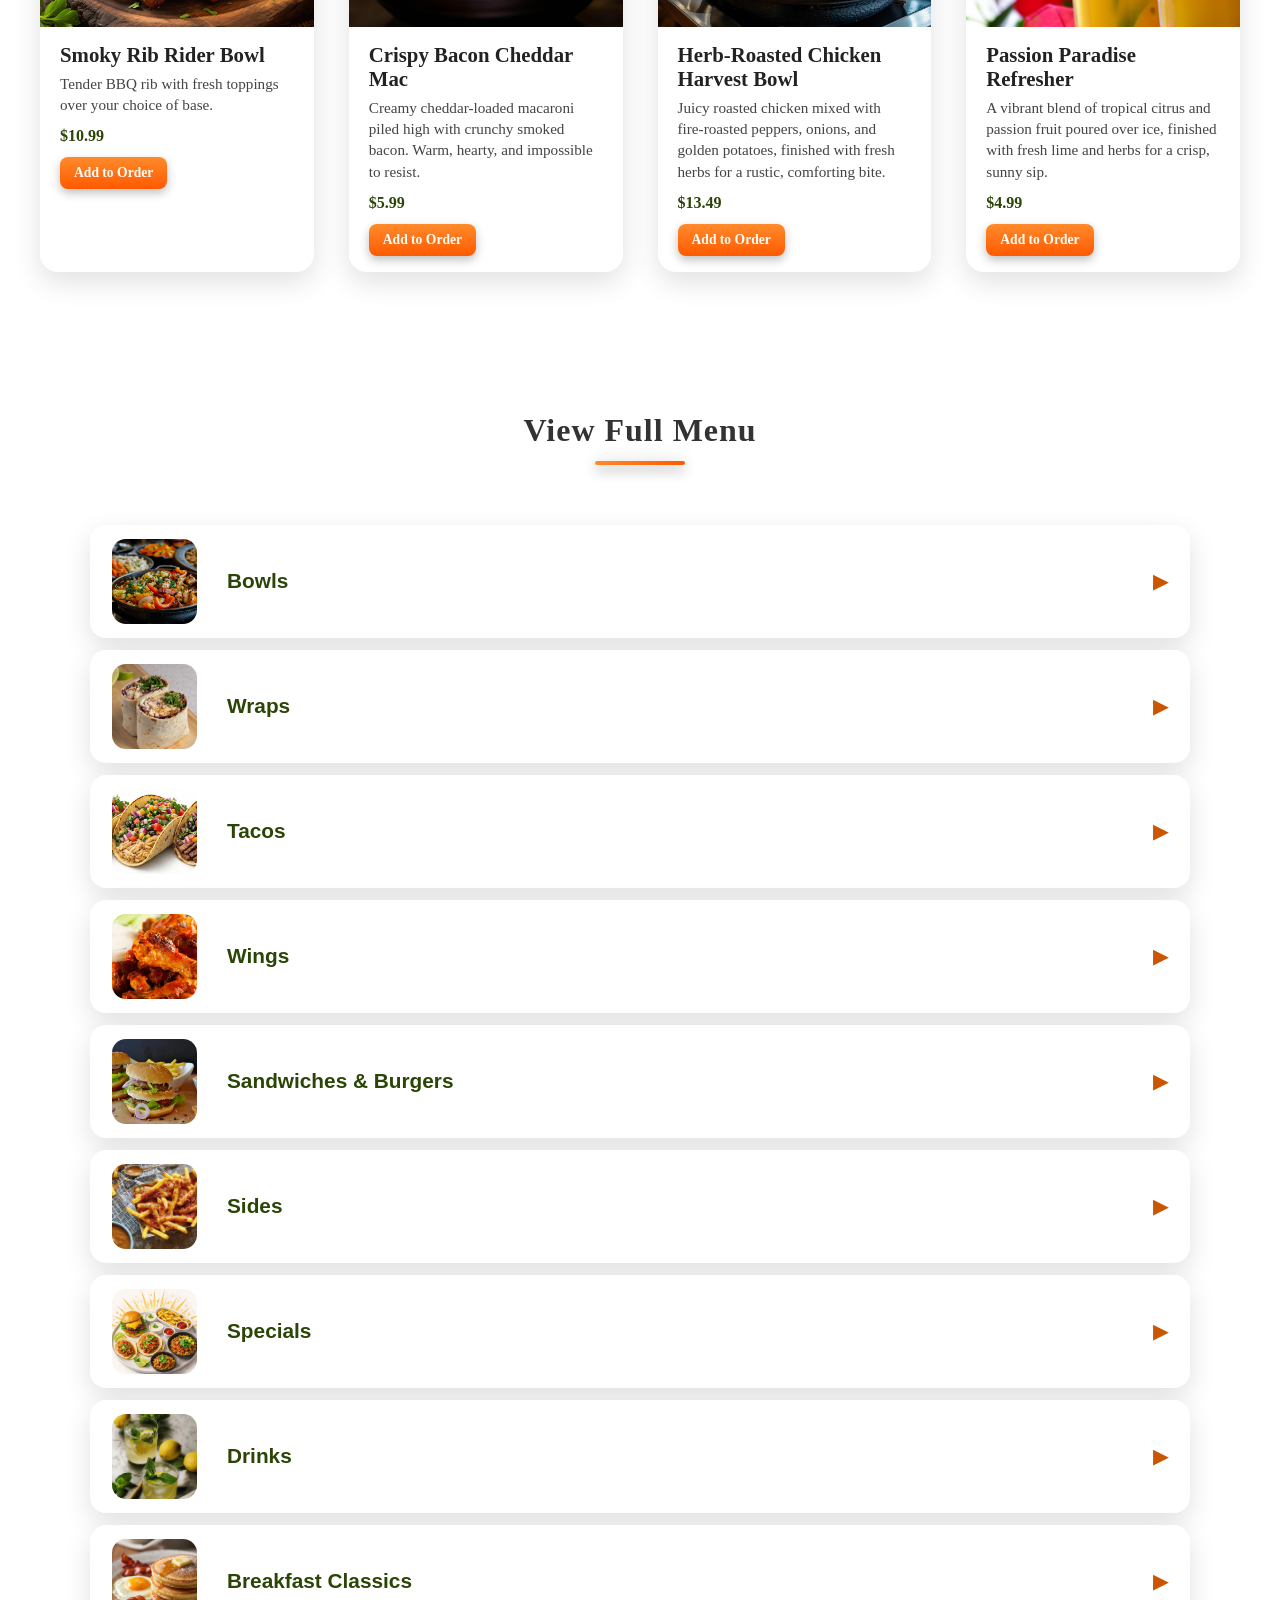
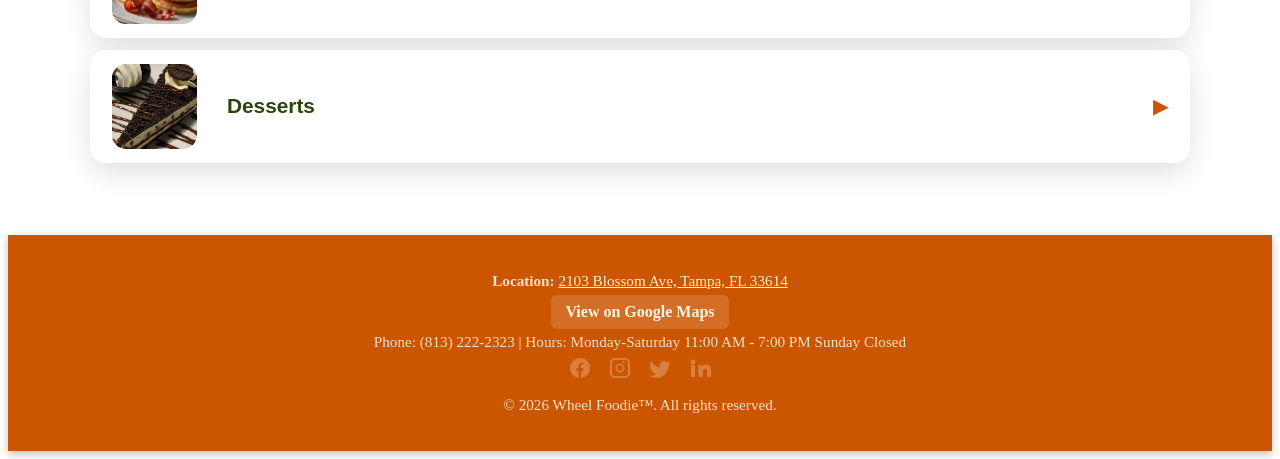
<file: menu.html>
<!DOCTYPE html>
<html lang="en">
<head>
    <meta charset="UTF-8">
    <meta name="viewport" content="width=device-width, initial-scale=1.0">
    <title>Wheel Foodie</title>
    <link rel="stylesheet" href="assets/css/style.css">
    <link rel="icon" type="image/x-icon" href="favicon_io/favicon-wf.ico">

    <!-- PWA Manifest -->
    <link rel="manifest" href="manifest.json">

    <!-- Light Mode Favicons -->
    <link rel="icon" type="image/png" sizes="32x32" href="favicon_io/favicon-32.png">
    <link rel="icon" type="image/png" sizes="48x48" href="favicon_io/favicon-48.png">
    <link rel="icon" type="image/png" sizes="180x180" href="favicon_io/favicon-180.png" media="(prefers-color-scheme: light)">

    <!-- Dark Mode Favicon -->
    <link rel="icon" type="image/png" href="favicon_io/favicon-dark.png" media="(prefers-color-scheme: dark)">

    <!-- Apple Touch Icon (iPhone Home Screen) -->
    <link rel="apple-touch-icon" href="favicon_io/favicon-180.png">
    
    <!-- Google Tag Manager -->
    <script>
        (function(w,d,s,l,i){w[l]=w[l]||[];w[l].push({'gtm.start':
        new Date().getTime(),event:'gtm.js'});var f=d.getElementsByTagName(s)[0],
        j=d.createElement(s),dl=l!='dataLayer'?'&l='+l:'';j.async=true;j.src=
        'https://www.googletagmanager.com/gtm.js?id='+i+dl;f.parentNode.insertBefore(j,f);
        })(window,document,'script','dataLayer','GTM-5M964BHH')
    </script>
    <!-- End Google Tag Manager -->
</head>

<body class="menu-page">

    <!-- Google Tag Manager (noscript) -->
    <noscript> 
        <iframe src="https://www.googletagmanager.com/ns.html?id=GTM-5M964BHH"
        height="0" width="0" style="display:none;visibility:hidden"></iframe>
    </noscript>
    <!-- End Google Tag Manager (noscript) -->

    <header class="site-header">
        <div class="header-inner">
            <div class="header-left">
                <div class="logo">
                    <a href="index.html">
                        <img src="assets/media/logo.png" alt="Wheel Foodie Logo">
                    </a>
                </div>
                <h1 class="site-title">Wheel Foodie</h1>
            </div>

            <nav class="main-nav">
                <ul>
                    <li><a href="index.html">Home</a></li>
                    <li><a href="menu.html" aria-current="page">Menu</a></li>
                    <li><a href="specials.html">Specials</a></li>
                    <li><a href="locations.html">Locations</a></li>
                    <li><a href="about.html">About</a></li>
                    <li><a href="catering.html">Catering</a></li>
                </ul>
            </nav>
        
            <div class="utility-nav">
                <!-- ACCOUNT AREA (replaces old SIGN IN /JOIN button)-->
                <div class="account-area">
                    <button class="auth-trigger" id="authHeaderBtn">
                        <svg class="user-icon" viewBox="0 0 24 24">
                            <circle cx="12" cy="7" r="4"></circle>
                            <path d="M5 21c0-4 3-7 7-7s7 3 7 7"></path>
                        </svg>
                        <span id="authHeaderText">SIGN IN / JOIN</span>
                    </button>

                    <div id="accountDropdown" class="account-dropdown hidden">
                        <p id="dropdownName"></p>
                        <a href="profile.html">Profile</a>
                        <a href="order-history.html">Order History</a>
                        <button id="signOutBtn">Sign Out</button>
                    </div>
                </div>

                <!-- Bag icon -->
                <a href="checkout.html" class="bag-icon">
                    <svg viewBox="0 0 24 24" class="bag-svg">
                        <path d="M7 7V6a5 5 0 0 1 10 0v1h3v15H4V7h3zm2 0h6V6a3 3 0 0 0-6 0v1z"></path>
                    </svg>
                    <span class="cart-count">0</span>
                </a>
            </div>

            <button class="hamburger">&#9776;</button>
        
        </div>
    </header>

    <main>
        <section class="menu-page-hero">
            <div class="hero-overlay"></div>
            <div class="menu-hero-text">
                <h1>YOUR FAVORITES, FRESH AND FAST</h1>
                <div class="menu-hero-divider"></div>
                <p>Explore our full menu packed with bold flavors, fan favorites, and weekly specials.</p>
                <a href="#full-menu" class="btn-orange">VIEW FULL MENU</a>
            </div>
        </section>

        <section class="fan-favorites">
            <h2 class="fan-favorites-title">FAN FAVORITES</h2>
            <div class="fan-favorites-divider"></div>
            <p class="section-subtitle">See our most popular picks.</p>
            
            <div class="favorites-grid">
                
                <div class="favorite-item">
                    <img src="assets/media/smoky-bowl.jpg" alt="Smoky Rib Bowl" class="favorite-img">
                    <h3>Smoky Rib Rider Bowl</h3>
                    <p>Tender BBQ rib with fresh toppings over your choice of base.</p>
                    <span class="price">$10.99</span>

                    <button
                        class="btn-orange add-to-order-btn"
                        data-id="smoky-rib-rider-bowl-fav"
                        data-name="Smoky Rib Rider Bowl"
                        data-price="10.99"
                        data-image="assets/media/smoky-bowl.jpg"
                    >
                        Add to Order
                        </button>
                </div>

                <div class="favorite-item">
                    <img src="assets/media/mac-cheese.jpg" alt="Macaroni and Cheese" class="favorite-img">
                    <h3>Crispy Bacon Cheddar Mac </h3>
                    <p>Creamy cheddar-loaded macaroni piled high with crunchy smoked bacon. Warm, hearty, and impossible to resist.</p>
                    <span class="price">$5.99</span>
                    
                    <button
                        class="btn-orange add-to-order-btn"
                        data-id="mac-and-cheese-fav"
                        data-name="Crispy Bacon Cheddar Mac"
                        data-price="5.99"
                        data-image="assets/media/mac-cheese.jpg"
                    >
                        Add to Order
                        </button>
                </div>

                <div class="favorite-item">
                    <img src="assets/media/roasted-chicken-bowl.jpg" alt="Herb-Roasted Chicken Bowl" class="favorite-img">
                    <h3>Herb-Roasted Chicken Harvest Bowl</h3>
                    <p>Juicy roasted chicken mixed with fire‑roasted peppers, onions, and golden potatoes, finished with fresh herbs for a rustic, comforting bite.</p>
                    <span class="price">$13.49</span>
                    
                    <button
                        class="btn-orange add-to-order-btn"
                        data-id="herb-roasted-chicken-harvest-bowl-fav"
                        data-name="Herb-Roasted Chicken Harvest Bowl"
                        data-price="9.99"
                        data-image="assets/media/roasted-chicken-bowl.jpg"
                    >
                        Add to Order
                        </button>
                </div>
                
                <div class="favorite-item">
                    <img src="assets/media/specialty-drinks.jpg" alt="Passion Paradise Drink" class="favorite-img">
                    <h3>Passion Paradise Refresher</h3>
                    <p>A vibrant blend of tropical citrus and passion fruit poured over ice, finished with fresh lime and herbs for a crisp, sunny sip.</p>
                    <span class="price">$4.99</span>
                    <button
                        class="btn-orange add-to-order-btn"
                        data-id="passion-paradise-fav"
                        data-name="Passion Paradise Refresher"
                        data-price="4.99"
                        data-image="assets/media/specialty-drinks.jpg"
                    >
                        Add to Order
                    </button>
                </div>

            </div>
        </section>

        <h2 id="full-menu" class="menu-section-title">View Full Menu</h2>

        <section class="menu-categories">
            
            <div class="menu-category">
                <button class="menu-category-header" id="bowls">
                    <img src="assets/media/roasted-chicken-bowl.jpg" alt="Bowl Icon" class="menu-category-img">
                    <span class="menu-category-title">Bowls</span>
                    <span class="arrow">▶</span>
                </button>

                <div class="menu-category-content">
                    <div class="menu-item">
                        <h3>Smoky Rib Rider Bowl</h3>
                        <p>Tender BBQ rib with fresh toppings over your choice of base.</p>
                        <span class="price">$10.99</span>
                        
                        <button
                            class="btn-orange add-to-order-btn"
                            data-id="smoky-rib-rider-bowl"
                            data-name="Wheel Foodie Bowl"
                            data-price="10.99"
                            data-image="assets/media/menuitems/smoky-bowl.jpg"
                        >
                            Add to Order
                        </button>

                    </div>

                    <div class="menu-item">
                        <h3>Herb-Roasted Chicken Harvest Bowl</h3>
                        <p>Juicy roasted chicken mixed with fire-roasted peppers, onions, and golden potatoes, finished with fresh herbs for a rustic, comforting bite.</p>
                        <span class="price">$13.49</span>
                        <button
                            class="btn-orange add-to-order-btn"
                            data-id="herb-roasted-chicken-harvest-bowl"
                            data-name="Herb-Roasted Chicken Harvest Bowl"
                            data-price="10.99"
                            data-image="assets/media/menuitems/roasted-chicken-bowl.jpg"
                        >
                            Add to Order
                        </button>
                    </div>

                    <div class="menu-item">
                        <h3>Terariki Fusion Bowl</h3>
                        <p>Savory grilled protein with rice, veggies, and glaze.</p>
                        <span class="price">$10.99</span>
                        <button
                            class="btn-orange add-to-order-btn"
                            data-id="terariki-fusion-bowl"
                            data-name="Terariki Fusion Bowl"
                            data-price="10.99"
                            data-image="assets/media/menuitems/fusion-bowl.jpg"
                        >
                            Add to Order
                        </button>
                    </div>

                    <div class="menu-item">
                        <h3>Veggie Delight Bowl</h3>
                        <p>Garden-fresh vegetables with grains and a tangy sauce.</p>
                        <span class="price">$9.99</span>
                        <button
                            class="btn-orange add-to-order-btn"
                            data-id="veggie-delight-bowl"
                            data-name="Veggie Delight Bowl"
                            data-price="9.99"
                            data-image="assets/media/menuitems/veggie-delight-bowl.png"
                        >
                            Add to Order
                        </button>
                    </div>
                </div>
            </div>

            <div class="menu-category">
                <button class="menu-category-header">
                    <img src="assets/media/wraps-icon.jpg" alt="Wraps Icon" class="menu-category-img">
                    <span class="menu-category-title">Wraps</span>
                    <span class="arrow">▶</span>
                </button>

                <div class="menu-category-content">
                    <div class="menu-item">
                        <h3>Zesty Chicken Crunch Wrap</h3>
                        <p>Grilled chicken, crisp cabbage, carrots, and cilantro wrapped in a warm tortilla with creamy tangy sauce and a hint of spice. Fresh, crunchy, and full of flavor.</p>
                        <span class="price">$8.99</span>
                        
                        <button
                            class="btn-orange add-to-order-btn"
                            data-id="zesty-chicken-crunch-wrap"
                            data-name="Zesty Chicken Crunch Wrap"
                            data-price="8.99"
                            data-image="assets/media/menuitems/zesty-chicken-wrap.jpg"
                        >
                            Add to Order
                        </button>

                    </div>
              
                    <div class="menu-item">
                        <h3>Garden Chicken Crunch Wrap</h3>
                        <p>Shredded chicken, fresh spinach, carrots, and cheese wrapped in a warm tortilla with a creamy house dressing for a crisp, refreshing bite.</p>
                        <span class="price">$8.99</span>
                        
                        <button
                            class="btn-orange add-to-order-btn"
                            data-id="garden-chicken-crunch-wrap"
                            data-name="Garden Chicken Crunch Wrap"
                            data-price="8.99"
                            data-image="assets/media/menuitems/garden-chicken-wrap.jpg"
                        >
                            Add to Order
                        </button>

                    </div>
                </div>

            </div>

             <div class="menu-category">
                <button class="menu-category-header">
                    <img src="assets/media/taco-icon.png" alt="Taco Icon" class="menu-category-img">
                    <span class="menu-category-title">Tacos</span>
                    <span class="arrow">▶</span>
                </button>

                <div class="menu-category-content">

                    <div class="menu-item">
                        <h3>Beef Street Taco</h3>
                        <p>Seasoned ground beef layered with black beans, tomatoes, red onion, corn, and fresh cilantro in a warm tortilla for a bold, classic street‑style bite.</p>
                        <span class="price">$3.99</span>
                        <button
                            class="btn-orange add-to-order-btn"
                            data-id="beef-street-taco"
                            data-name="Beef Street Taco"
                            data-price="3.99"
                            data-image="assets/media/menuitems/beef-taco.png"
                        >
                            Add to Order
                        </button>
                    </div>
                    
                    <div class="menu-item">
                        <h3>Chicken Street Taco</h3>
                        <p>Tender shredded chicken paired with black beans, tomatoes, corn, red onion, and cilantro in a soft tortilla for a fresh, flavorful taco.</p>
                        <span class="price">$4.29</span>
                        <button
                            class="btn-orange add-to-order-btn"
                            data-id="chicken-street-taco"
                            data-name="Chicken Street Taco"
                            data-price="4.29"
                            data-image="assets/media/menuitems/chicken-taco.png"
                        >
                            Add to Order
                        </button>
                    </div>

                    <div class="menu-item">
                        <h3>Steak Street Taco</h3>
                        <p>Juicy seasoned steak with black beans, tomatoes, corn, red onion, and cilantro wrapped in a warm tortilla for a rich, savory street‑taco experience.</p>
                        <span class="price">$4.79</span>
                        <button
                            class="btn-orange add-to-order-btn"
                            data-id="steak-street-taco"
                            data-name="Steak Street Taco"
                            data-price="4.79"
                            data-image="assets/media/menuitems/steak-taco.png"
                        >
                            Add to Order
                        </button>
                    </div>
                </div>
            </div>

            <div class="menu-category">
                <button class="menu-category-header">
                    <img src="assets/media/wings-icon.jpg" alt="Wings Icon" class="menu-category-img">
                    <span class="menu-category-title">Wings</span>
                    <span class="arrow">▶</span>
                </button>

                <div class="menu-category-content">

                    <!-- MAIN WINGS ITEM -->
                    <div class="menu-item">
                        <h3>10 Wings & Fries</h3>
                        <p>Ten crispy, golden wings served with a side of seasoned fries. Choose your flavor below.</p>
                        <span class="price">$15.99</span>

                        <button
                            class="btn-orange add-to-order-btn"
                            data-id="wings-10-fries"
                            data-name="10 Wings & Fries"
                            data-price="15.99"
                            data-image="assets/media/menuitems/wings.png"
                            data-has-flavors="true"
                        >
                            Add to Order
                        </button>
                    </div>

                </div>
            </div>

            <div class="menu-category">
                <button class="menu-category-header">
                    <img src="assets/media/sandwich-icon.jpg" alt="Burger and Fries Icon" class="menu-category-img">
                    <span class="menu-category-title">Sandwiches & Burgers</span>
                    <span class="arrow">▶</span>
                </button>

                <div class="menu-category-content">

                    <div class="menu-item">
                        <h3>Classic Cheeseburger</h3>
                        <p>Juicy beef patty topped with melted cheddar, crisp lettuce, red onion, and a toasted sesame bun. Served with golden fries.</p>
                        <span class="price">$8.99</span>
                        <button
                            class="btn-orange add-to-order-btn"
                            data-id="classic-cheeseburger"
                            data-name="Classic Cheeseburger"
                            data-price="8.99"
                            data-image="assets/media/menuitems/classic-cheeseburger.jpg"
                        >
                            Add to Order
                        </button>
                    </div>
                    
                    <div class="menu-item">
                        <h3>Loaded Breakfast Stack</h3>
                        <p>A hearty morning favorite layered with a fried egg, crispy bacon, melted cheese, and savory sausage on a toasted whole‑grain bun.</p>
                        <span class="price">$6.49</span>
                        <button
                            class="btn-orange add-to-order-btn"
                            data-id="loaded-breakfast-stack"
                            data-name="Loaded Breakfast Stack"
                            data-price="6.49"
                            data-image="assets/media/menuitems/loaded-breakfast-stack.jpg"
                        >
                            Add to Order
                        </button>
                    </div>

                    <div class="menu-item">
                        <h3>Chicken Club Sandwich</h3>
                        <p>Thick‑cut chicken breast, crispy bacon, fresh tomato, and lettuce stacked between toasted bread for a satisfying classic.</p>
                        <span class="price">$7.99</span>
                        <button
                            class="btn-orange add-to-order-btn"
                            data-id="chicken-club-sandwich"
                            data-name="Chicken Club Sandwich"
                            data-price="7.99"
                            data-image="assets/media/menuitems/chicken-club-sandwich.jpg"
                        >
                            Add to Order
                        </button>
                    </div>

                    <div class="menu-item">
                        <h3>Sunrise Gourmet Burger Plate</h3>
                        <p>Thick beef patty topped with melted cheese, crispy bacon, caramelized onions, and a fried egg on a brioche bun, served with seasoned potato wedges and creamy coleslaw.</p>
                        <span class="price">$13.49</span>
                        <button
                            class="btn-orange add-to-order-btn"
                            data-id="sunrise-gourmet-burger-plate"
                            data-name="Sunrise Gourmet Burger Plate"
                            data-price="13.49"
                            data-image="assets/media/menuitems/sunrise-gourmet-burger.jpg"
                        >
                            Add to Order
                        </button>
                    </div>

                    <div class="menu-item">
                        <h3>Bruschetta & Sandwich Combo</h3>
                        <p>A fresh trio of tomato‑basil bruschetta served alongside a classic deli‑style sandwich and crispy fries.</p>
                        <span class="price">$9.49</span>
                        <button
                            class="btn-orange add-to-order-btn"
                            data-id="bruschetta-sandwich-combo"
                            data-name="Bruschetta & Sandwich Combo"
                            data-price="9.49"
                            data-image="assets/media/menuitems/bruschetta-and-sandwich-combo.jpg"
                        >
                            Add to Order
                        </button>
                    </div>
                </div>
            </div>

            <div class="menu-category">
                <button class="menu-category-header">
                    <img src="assets/media/sides-icon.jpg" alt="Sides Icon" class="menu-category-img">
                    <span class="menu-category-title">Sides</span>
                    <span class="arrow">▶</span>
                </button>

                <div class="menu-category-content">
                    <div class="menu-item">
                        <h3>Loaded Bacon Cheese Fries</h3>
                        <p>Hand-cut fries drenched in creamy cheddar cheese sauce and sprinkled with crispy bacon for the ulimate indulgence.</p>
                        <span class="price">$5.29</span>
                        
                        <button
                            class="btn-orange add-to-order-btn"
                            data-id="loaded-bacon-cheese-fries"
                            data-name="Loaded Bacon Cheese Fries"
                            data-price="5.29"
                            data-image="assets/media/menuitems/loaded-bacon-fries.jpg"
                        >
                            Add to Order
                        </button>

                    </div>

                    <div class="menu-item">
                        <h3>Crispy Bacon Cheddar Mac</h3>
                        <p>Creamy cheddar-loaded macaroni piled high with crunchy smoked bacon. Warm, hearty, and impossible to resist.</p>
                        <span class="price">$5.99</span>
                        <button
                            class="btn-orange add-to-order-btn"
                            data-id="mac-and-cheese"
                            data-name="Crispy Bacon Chedar Mac"
                            data-price="5.99"
                            data-image="assets/media/menuitems/mac-cheese.jpg"
                        >
                            Add to Order
                        </button>
                    </div>

                    <div class="menu-item">
                        <h3>Crispy Seasoned Potato Wedges</h3>
                        <p>Thick-cut potato wedges fired to a golden crunch and tossed in a bold blend of smoky paprika, garlic, and herbs. Perfectly crispy on the outside, soft on the inside.</p>
                        <span class="price">$5.49</span>
                        <button
                            class="btn-orange add-to-order-btn"
                            data-id="potato-wedges"
                            data-name="Crispy Seasoned Potato Wedges"
                            data-price="5.49"
                            data-image="assets/media/menuitems/wedges.jpg"
                        >
                            Add to Order
                        </button>
                    </div>

                    <div class="menu-item">
                        <h3>Mediterranean Veggie Salad</h3>
                        <p>Fresh greens tossed with roasted peppers, olives, feta, and a lemon-herb dressing for a vibrant, healthy bite.</p>
                        <span class="price">$6.49</span>
                        <button
                            class="btn-orange add-to-order-btn"
                            data-id="mediterranean-salad"
                            data-name="Mediterranean Veggie Salad"
                            data-price="6.49"
                            data-image="assets/media/menuitems/mediterranean-salad.png"
                        >
                            Add to Order
                        </button>
                    </div>
                </div>
            </div>


            <div class="menu-category">
                <button class="menu-category-header">
                    <img src="assets/media/specials.png" alt="Specials Icon" class="menu-category-img">
                    <span class="menu-category-title">Specials</span>
                    <span class="arrow">▶</span>
                </button>

                <div class="menu-category-content">

                    <div class="menu-item special-item" data-day="monday">
                        <h3>Chef’s Choice + Signature Sip</h3>
                        <p>A rotating bowl featuring bold, seasonal flavors and fresh ingredients, paired with a handcrafted beverage for a complete, chef‑curated experience.</p>
                        <span class="price">$11.99</span>
                        
                        <button
                            class="btn-orange add-to-order-btn"
                            data-id="chef-special"
                            data-name="Chef’s Choice + Signature Sip"
                            data-price="11.99"
                            data-image="assets/media/menuitems/chef-special.png"
                        >
                            Add to Order
                        </button>

                    </div>

                    <div class="menu-item special-item" data-day="tuesday">
                        <h3>2‑For‑Tuesday Bowl Deal</h3>
                        <p>Buy any bowl, get the second 50% off. Tuesdays only.
                            <strong>Use code: TUESDAY50 at checkout.</strong></p>
                        <span class="price">Varies</span>
                        
                        <button class="btn-orange order-bowls-btn" onclick="location.href='#bowls'">
                            Order Bowls
                        </button>
                    </div>

                    <div class="menu-item special-item" data-day="friday">
                        <h3>Friday Fusion Bowl — $3 Off!</h3>
                        <p>Kick off your weekend with our limited‑time fusion bowl, packed with bold flavors and Friday‑only savings.</p>
                        <span class="price">$7.99</span>
                        <button
                            class="btn-orange add-to-order-btn"
                            data-id="friday-fusion-bowl"
                            data-name="Friday Fusion Bowl"
                            data-price="7.99"
                            data-image="assets/media/menuitems/fusion-bowl.jpg"
                        >
                            Add to Order
                        </button>
                    </div>

                    <p class="no-specials-message" style="display:none;">
                        No specials available today — check back soon!
                    </p>

                </div>
            </div>

            <div class="menu-category">
                <button class="menu-category-header">
                    <img src="assets/media/drinks-icon.jpg" alt="Two glasses of lemonade with fresh lemons" class="menu-category-img">
                    <span class="menu-category-title">Drinks</span>
                    <span class="arrow">▶</span>
                </button>

                <div class="menu-category-content">
                    
                    <div class="menu-item">
                        <h3>Passion Paradise Refresher</h3>
                        <p>A vibrant blend of tropical citrus and passion fruit poured over ice, finished with fresh lime and herbs for a crisp, sunny sip.</p>
                        <span class="price">$4.99</span>
                        <button
                            class="btn-orange add-to-order-btn"
                            data-id="passion-paradise"
                            data-name="Passion Paradise Refresher"
                            data-price="4.99"
                            data-image="assets/media/menuitems/passion-paradise.jpg"
                        >
                            Add to Order
                        </button>
                    </div>

                    <div class="menu-item">
                        <h3>Fresh Brewed Iced Tea</h3>
                        <p>Lightly sweetened, refreshing, and brewed daily.</p>
                        <span class="price">$2.99</span>
                        <button
                            class="btn-orange add-to-order-btn"
                            data-id="iced-tea"
                            data-name="Fresh Brewed Iced Tea"
                            data-price="2.99"
                            data-image="assets/media/menuitems/iced-tea.png"
                        >
                            Add to Order
                        </button>
                    </div>

                    <div class="menu-item">
                        <h3>Lemonade</h3>
                        <p>Bright, tangy, and made with real lemons.</p>
                        <span class="price">$3.49</span>
                        <button
                            class="btn-orange add-to-order-btn"
                            data-id="lemonade"
                            data-name="Lemonade"
                            data-price="3.49"
                            data-image="assets/media/menuitems/lemonade.jpg"
                        >
                            Add to Order
                        </button>
                    </div>

                    <div class="menu-item">
                        <h3>Voss Still Water</h3>
                        <p>Pure and refreshing artesian water.</p>
                        <span class="price">$1.99</span>
                        <button
                            class="btn-orange add-to-order-btn"
                            data-id="voss-water"
                            data-name="Voss Still Water"
                            data-price="1.99"
                            data-image="assets/media/menuitems/voss-water.png"
                        >
                            Add to Order
                        </button>
                    </div>

                </div>
            </div>

            <div class="menu-category">
                <button class="menu-category-header">
                    <img src="assets/media/breakfast-icon.png" alt="Drinks Icon" class="menu-category-img">
                    <span class="menu-category-title">Breakfast Classics</span>
                    <span class="arrow">▶</span>
                </button>

                <div class="menu-category-content">

                    <div class="menu-item">
                        <h3>Sunrise Pancake Platter</h3>
                        <p>Three fluffy pancakes with syrup, a perfectly fried egg, and smoky bacon strips — a hearty, comforting breakfast served all day.</p>
                        <span class="price">$9.29</span>
                        <button
                            class="btn-orange add-to-order-btn"
                            data-id="sunrise-pancake-platter"
                            data-name="Sunrise Pancake Platter"
                            data-price="9.29"
                            data-image="assets/media/menuitems/pancake-platter.png"
                        >
                            Add to Order
                        </button>
                    </div>

                    <div class="menu-item">
                        <h3>Strawberry Pancake Stack</h3>
                        <p>Fluffy golden pancakes topped with fresh strawberries and warm syrup for a bright, sweet morning favorite served all day.</p>
                        <span class="price">$7.49</span>
                        <button
                            class="btn-orange add-to-order-btn"
                            data-id="strawberry-pancake-stack"
                            data-name="Strawberry Pancake Stack"
                            data-price="7.49"
                            data-image="assets/media/menuitems/strawberry-pancake-stack.png"
                        >
                            Add to Order
                        </button>
                    </div>

                    <div class="menu-item">
                        <h3>Berry Bliss Waffle Stack</h3>
                        <p>Golden waffles topped with fresh berries, whipped cream, and a drizzle of chocolate syrup for a sweet, vibrant breakfast treat served all day.</p>
                        <span class="price">$7.99</span>
                        <button
                            class="btn-orange add-to-order-btn"
                            data-id="berry-bliss-waffle-stack"
                            data-name="Berry Bliss Waffle Stack"
                            data-price="7.99"
                            data-image="assets/media/menuitems/berry-bliss-waffles.jpg"
                        >
                            Add to Order
                        </button>
                    </div>
                </div>
            </div>


            <div class="menu-category">
                <button class="menu-category-header">
                    <img src="assets/media/desserts-icon.jpg" alt="Dessert Icon" class="menu-category-img">
                    <span class="menu-category-title">Desserts</span>
                    <span class="arrow">▶</span>
                </button>

                <div class="menu-category-content">

                    <div class="menu-item">
                        <h3>Oreo Cheesecake Slice</h3>
                        <p>Creamy cookies‑and‑cream cheesecake with a double Oreo crust, topped with chocolate drizzle and a dollop of whipped cream crowned with a mini cookie.</p>
                        <span class="price">$5.29</span>
                        <button
                            class="btn-orange add-to-order-btn"
                            data-id="oreo-cheesecake-slice"
                            data-name="Oreo Cheesecake Slice"
                            data-price="5.29"
                            data-image="assets/media/menuitems/oreo-cheesecake.jpg"
                        >
                            Add to Order
                        </button>
                    </div>

                    <div class="menu-item">
                        <h3>Strawberry Cream Puff Pastry</h3>
                        <p>Golden choux pastries stuffed with fluffy cream and juicy strawberries for a sweet, refreshing bite.</p>
                        <span class="price">$4.29</span>
                        <button
                            class="btn-orange add-to-order-btn"
                            data-id="strawberry-cream-puff-pastry"
                            data-name="Strawberry Cream Puff Pastry"
                            data-price="4.29"
                            data-image="assets/media/menuitems/strawberry-pastry.jpg"
                        >
                            Add to Order
                        </button>
                    </div>

                    <div class="menu-item">
                        <h3>Chocolate Almond Crêpe Duo</h3>
                        <p>Two delicate crêpes filled and topped with rich chocolate, crushed nuts, and almond slices, finished with whipped cream for a sweet, silky dessert experience.</p>
                        <span class="price">$5.49</span>
                        <button
                            class="btn-orange add-to-order-btn"
                            data-id="chocolate-almond-crêpe"
                            data-name="Chocolate Almond Crêpe Duo"
                            data-price="5.49"
                            data-image="assets/media/menuitems/chocolate-crepe.jpg"
                        >
                            Add to Order
                        </button>
                    </div>

                </div>
            </div>

        </section>

    </main>

    <footer class="site-footer">
        <div class="footer-inner">

            <p>
                <strong>Location:</strong>
                <a href="https://www.google.com/maps?q=2103+Blossom+Ave,+Tampa,+FL+33614"
                    target="_blank"
                    rel="noopener">
                    2103 Blossom Ave, Tampa, FL 33614
                </a>
            </p>

            <a class="footer-map-btn"
                href="https://www.google.com/maps?q=2103+Blossom+Ave,+Tampa,+FL+33614"
                target="_blank"
                rel="noopener">
                View on Google Maps
            </a>

            <p>
                Phone: (813) 222-2323 | Hours: Monday-Saturday 11:00 AM - 7:00 PM Sunday Closed
            </p>

            <div class="footer-social">
                <a href="#" aria-label="Facebook" class="social-icon">
                    <svg viewBox="0 0 24 24" class="icon">
                        <path d="M22 12a10 10 0 1 0-11.5 9.9v-7h-2v-3h2v-2.3c0-2 1.2-3.1 3-3.1.9 0 1.8.1 1.8.1v2h-1c-1 0-1.3.6-1.3 1.2V12h2.3l-.4 3h-1.9v7A10 10 0 0 0 22 12z"/>
                    </svg>
                </a>

                <a href="#" aria-label="Instagram" class="social-icon">
                    <svg viewBox="0 0 24 24" class="icon">
                        <path d="M7 2C4.2 2 2 4.2 2 7v10c0 2.8 2.2 5 5 5h10c2.8 0 5-2.2 5-5V7c0-2.8-2.2-5-5-5H7zm10 2c1.7 0 3 1.3 3 3v10c0 1.7-1.3 3-3 3H7c-1.7 0-3-1.3-3-3V7c0-1.7 1.3-3 3-3h10zm-5 3.5A4.5 4.5 0 1 0 16.5 12 4.5 4.5 0 0 0 12 7.5zm0 7.3A2.8 2.8 0 1 1 14.8 12 2.8 2.8 0 0 1 12 14.8zm4.8-8.8a1.1 1.1 0 1 1-1.1-1.1 1.1 1.1 0 0 1 1.1 1.1z"/>
                    </svg>
                </a>

                <a href="#" aria-label="Twitter" class="social-icon">
                    <svg viewBox="0 0 24 24" class="icon">
                        <path d="M22 5.8c-.8.4-1.7.6-2.6.8a4.5 4.5 0 0 0-7.7 4v.6A12.8 12.8 0 0 1 3 5.2s-4 9 5 13c-2.3 1.5-5 1.8-7 1.5 9 5.5 20 0 20-12v-.5c.7-.5 1.4-1.2 2-2z"/>
                    </svg>
                </a>

                <a href="#" aria-label="LinkedIn" class="social-icon">
                    <svg viewBox="0 0 24 24" class="icon">
                        <path d="M4.98 3.5A2.5 2.5 0 1 0 5 8.5a2.5 2.5 0 0 0-.02-5zM3 9h4v12H3zm7 0h4v1.7h.1a4.4 4.4 0 0 1 4-2.2c4.3 0 5 2.8 5 6.4V21h-4v-5.3c0-1.3 0-3-2-3s-2.3 1.5-2.3 2.9V21h-4z"/>
                    </svg>
                </a>
            </div>
            
            <p>&copy; 2026 Wheel Foodie™. All rights reserved.</p>

        </div>
    </footer>

    <div id="cart-modal-overlay"></div>

    <div id="cart-modal" class="cart-modal">
        <button class="cart-modal-close" type="button">✕</button>

        <!-- ⭐ STATE 1: ORIGINAL CONTENT WRAPPER -->
        <div id="cart-modal-content">
            
            <img id="cart-modal-item-img" alt="" />

            <h3 id="cart-modal-item-name"><span class="sr-only">Selected Item</span></h3>
            <p id="cart-modal-item-price"></p>

            <p id="cart-modal-selected-flavors">No flavor selected</p>

            <!-- ⭐ FLAVOR SELECTOR HERE -->
            <div class="flavor-selector">
                <h3>Choose Your Flavor(s)</h3>

                <div class="flavor-options">

                    <div class="flavor-card" data-flavor="Plain" data-image="assets/media/menuitems/plain-wings.jpg">
                        <h4>Plain</h4>
                        <p class="flavor-card-description">Classic plain wings with no sauce.</p>
                    </div>

                    <div class="flavor-card" data-flavor="Buffalo" data-image="assets/media/menuitems/buffalo-wings.jpg">
                        <h4>Buffalo</h4>
                        <p class="flavor-card-description">Classic tangy heat with a buttery finish.</p>
                    </div>

                    <div class="flavor-card" data-flavor="BBQ" data-image="assets/media/menuitems/bbq-wings.jpg">
                        <h4>BBQ</h4>
                        <p class="flavor-card-description">Sweet and smokey.</p>
                    </div>

                    <div class="flavor-card" data-flavor="Lemon Pepper" data-image="assets/media/menuitems/lemon-pepper-wings.jpg">
                        <h4>Lemon Pepper</h4>
                        <p class="flavor-card-description">Zesty citrus flavor with a peppery kick.</p>
                    </div>

                    <div class="flavor-card" data-flavor="Garlic Parmesan" data-image="assets/media/menuitems/garlic-parm-wings.jpg">
                        <h4>Garlic Parmesan</h4>
                        <p class="flavor-card-description">Rich garlic butter topped with grated parmesan.</p>
                    </div>

                    <div class="flavor-card" data-flavor="Sweet Chili" data-image="assets/media/menuitems/sweetchili-wings.jpg">
                        <h4>Sweet Chili</h4>
                        <p class="flavor-card-description">Sweet heat with a sticky, flavorful glaze.</p>
                    </div>

                </div>
            </div>

            <div class="cart-modal-row">
                <label class="cart-modal-qty-label">
                    Quantity
                    <input id="cart-modal-qty" type="number" min="1" value="1" />
                </label>

                <button id="cart-modal-add-btn" type="button" class="btn-orange">
                    Add to Cart
                </button>
            </div>
        </div>
        <!-- END STATE 1: ORIGINAL CONTENT WRAPPER -->


        <!-- ⭐ STATE 2: CONFIRMATION STATE (must be OUTSIDE the wrapper) -->
        <div id="cart-modal-confirmation" style="display:none; text-align:center;">
            <h3>Item added to your cart!</h3>

            <div class="cart-modal-actions" style="margin-top:20px;">
                <button class="checkout-btn" onclick="window.location.href='checkout.html'">
                    Checkout Now
                </button>

                <button class="btn-secondary full continue-shopping-btn">
                    Continue Shopping
                </button>

            </div>

        </div>
    </div>

    <div id="auth-modal" class="auth-modal hidden">
        <div class="auth-modal-content">

            <button class="auth-close">&times;</button>

            <!-- Logo -->
            <div class="auth-logo">
                <img src="assets/media/logo.png" alt="Wheel Foodie Logo">
            </div>

            <!-- SIGN IN FORM -->
            <div id="auth-signin-view">
                <h2 class="auth-title">SIGN IN</h2>

                <!-- Form -->
                <form id="signinForm" class="auth-form">
                    <label for="signinEmail">Email</label>
                    <input type="email" id="signinEmail" required>

                    <label for="signinPassword">Password</label>
                    <div class="password-wrapper">
                        <input type="password" id="signinPassword" required>
                        <span class="toggle-password">&#128065;</span>
                    </div>

                    <div class="auth-row">
                        <label class="remember-me">
                            <input type="checkbox"> Remember me
                        </label>

                        <a href="#" class="forgot-link">Forgot Password?</a>
                    </div>

                    <p class="auth-legal">
                        By signing in, I agree to Wheel Foodie’s Privacy Policy, Terms of Use, 
                        and to receiving account security/verification text messages. 
                        Msg & Data rates may apply.
                    </p>

                    <button type="submit" class="modal-btn-orange auth-submit">SIGN IN</button>
                </form>

                <div class="auth-divider"></div>

                <h2 class="auth-subtitle">NOT A MEMBER?</h2>
                <h3 class="auth-subsubtitle">JOIN REWARDS. GET REWARDED.</h3>

                <button class="modal-btn-outline-orange auth-create" id="openCreateAccount">
                    CREATE AN ACCOUNT
                </button>

                <div class="auth-help">
                    <span class="chat-icon">💬</span>
                    <p>Need Help? <strong>Chat with Foodie</strong></p>
                </div>
            </div>

            <!-- CREATE ACCOUNT FORM -->
            <div id="auth-create-view" class="hidden">
                <h2 class="auth-title">CREATE ACCOUNT</h2>

                <form id="createAccountForm" class="auth-form">
                    <label for="createName">Full Name</label>
                    <input type="text" id="createName" required>

                    <label for="createEmail">Email</label>
                    <input type="email" id="createEmail" required>

                    <label for="createPassword">Create Password</label>
                    <input type="password" id="createPassword" required>

                    <label for="confirmPassword">Confirm Password</label>
                    <input type="password" id="confirmPassword" required>

                    <label class="terms-check">
                        <input type="checkbox" id="agreeTerms" required>
                        I agree to the Terms & Privacy Policy
                    </label>

                    <button type="submit" class="modal-btn-orange">CREATE ACCOUNT</button>
                </form>

                <p class="auth-switch">
                    Already have an account?
                    <a href="#" id="openSignIn">Sign In</a>
                </p>
            </div>

            <!-- SUCCESS MESSAGE -->
            <div id="auth-success-view" class="hidden">
                <h2 class="auth-title">SUCCESS!</h2>
                <p class="auth-success-text">You are now signed in.</p>
                <button id="authSuccessBtn" class="modal-btn-orange">Continue</button>
            </div>
        </div>

    </div>

    <div id="payment-modal" class="payment-modal hidden">
        <div class="payment-modal-content">

            <button class="payment-close">&times;</button>

            <!-- PAYMENT FORM -->
            <div id="payment-view">
                <h2 class="payment-title">Payment Information</h2>

                <form id="paymentForm">
                    <label for="cardName">Cardholder Name</label>
                    <input type="text" id="cardName" required>

                    <label for="cardNumber">Card Number</label>
                    <input type="text" id="cardNumber" maxlength="16" required>

                    <label for="cardExp">Expiration Date</label>
                    <input type="text" id="cardExp" placeholder="MM/YY" required>

                    <label for="cardCVV">CVV</label>
                    <input type="text" id="cardCVV" maxlength="4" required>

                    <button type="submit" class="modal-btn-orange">Submit Payment</button>
                </form>
            </div>

            <!-- REVIEW SCREEN -->
            <div id="review-view" class="hidden">
                <h2 class="payment-title">Review Your Order</h2>

                <div id="reviewOrderSummary"></div>

                <button id="placeOrderFinal" class="modal-btn-orange">Place Order</button>
            </div>

            <!-- SUCCESS SCREEN -->
            <div id="success-view" class="hidden">
                <h2 class="payment-title">Order Confirmed!</h2>
                <p>Your receipt has been sent to your email.</p>

                <button id="downloadReceipt" class="modal-btn-outline-orange">Download Receipt</button>
                <button id="returnToMenu" class="modal-btn-orange">Return to Menu</button>
            </div>

        </div>
    </div>

    <script type="module" src="assets/js/script.js"></script>

    <script src="assets/js/cart.js" defer></script>

    <script>
    document.addEventListener("DOMContentLoaded", function () {
        const today = new Date().toLocaleString('en-US', { weekday: 'long' }).toLowerCase();
        const specials = document.querySelectorAll('.special-item');
        const message = document.querySelector('.no-specials-message');
        let visibleCount = 0;

        specials.forEach(item => {
            const activeDay = item.getAttribute('data-day');
            if (activeDay === today) {
                item.style.display = 'block';
                visibleCount++;
            } else {
                item.style.display = 'none';
            }
        });

        // Show message only if no specials are visible
        if (visibleCount === 0 && message) {
            message.style.display = 'block';
        }
    });
    </script>

</body>
</html>
</file>
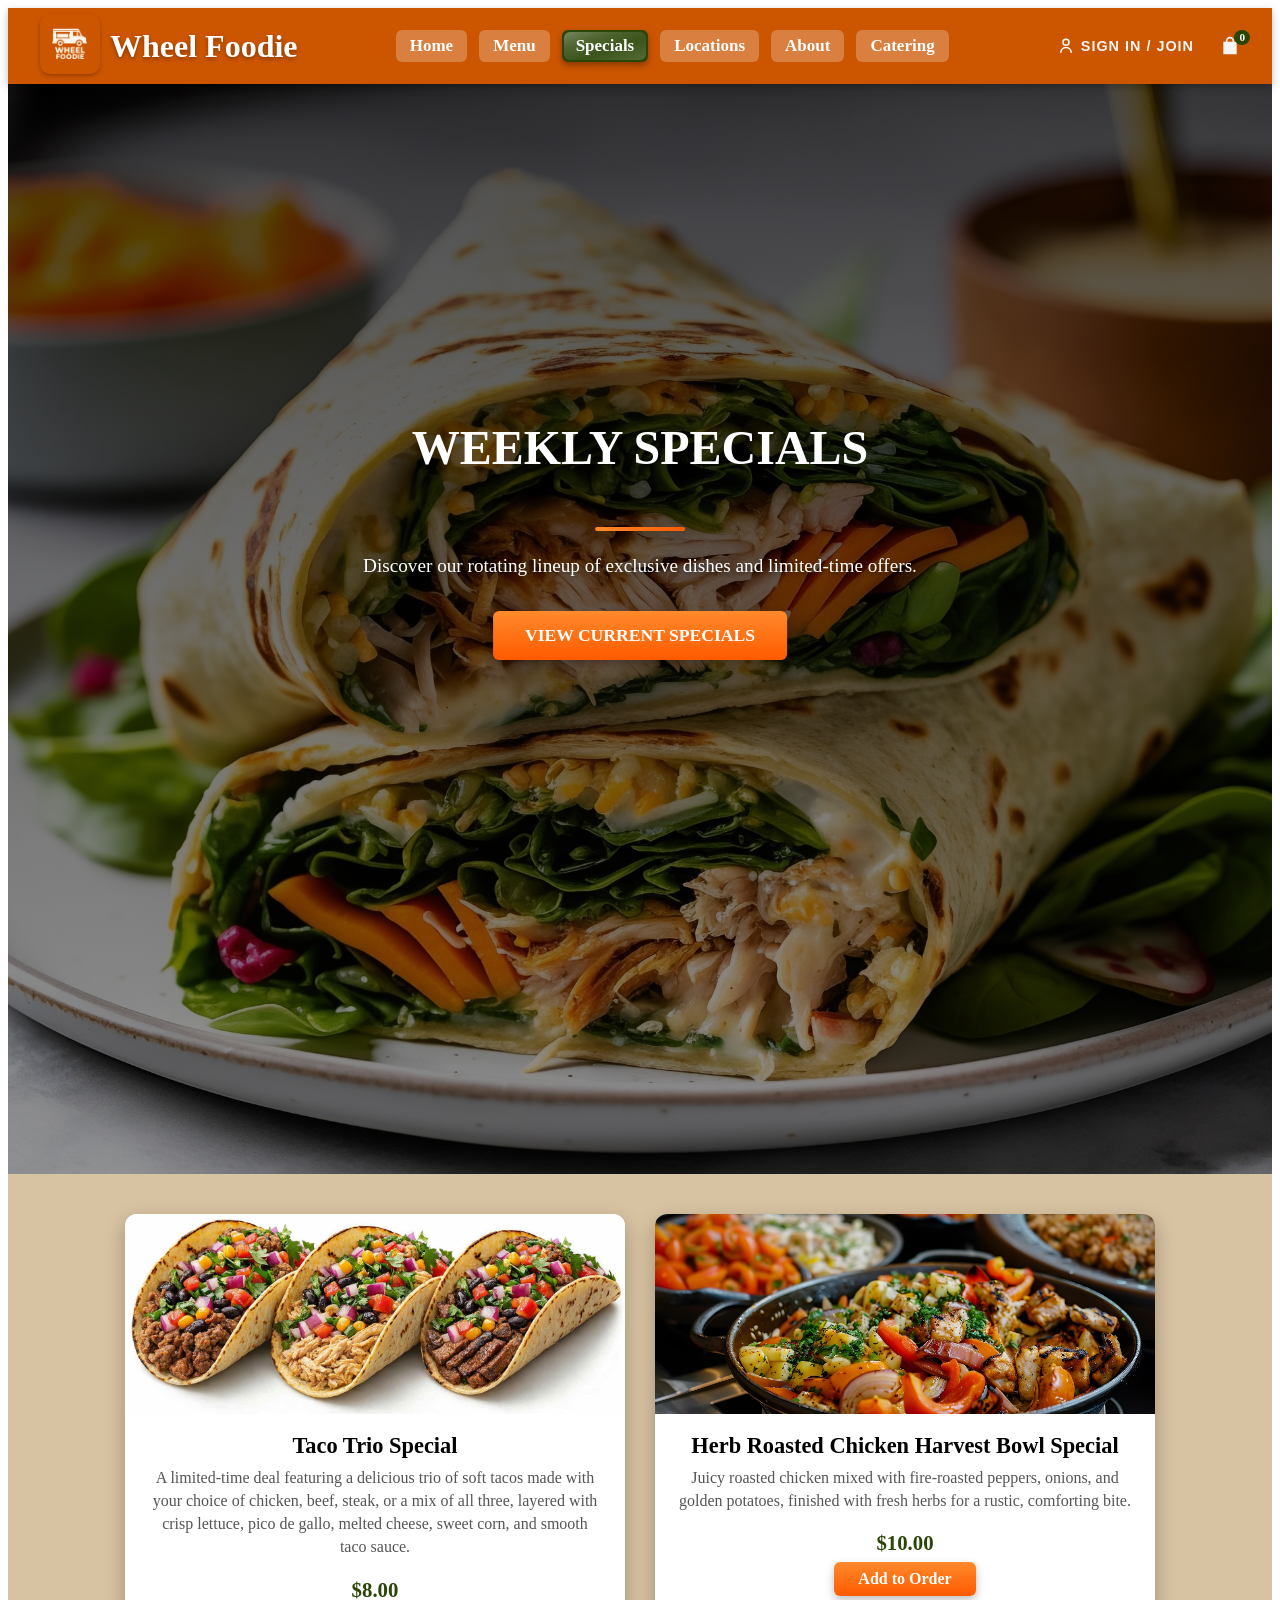
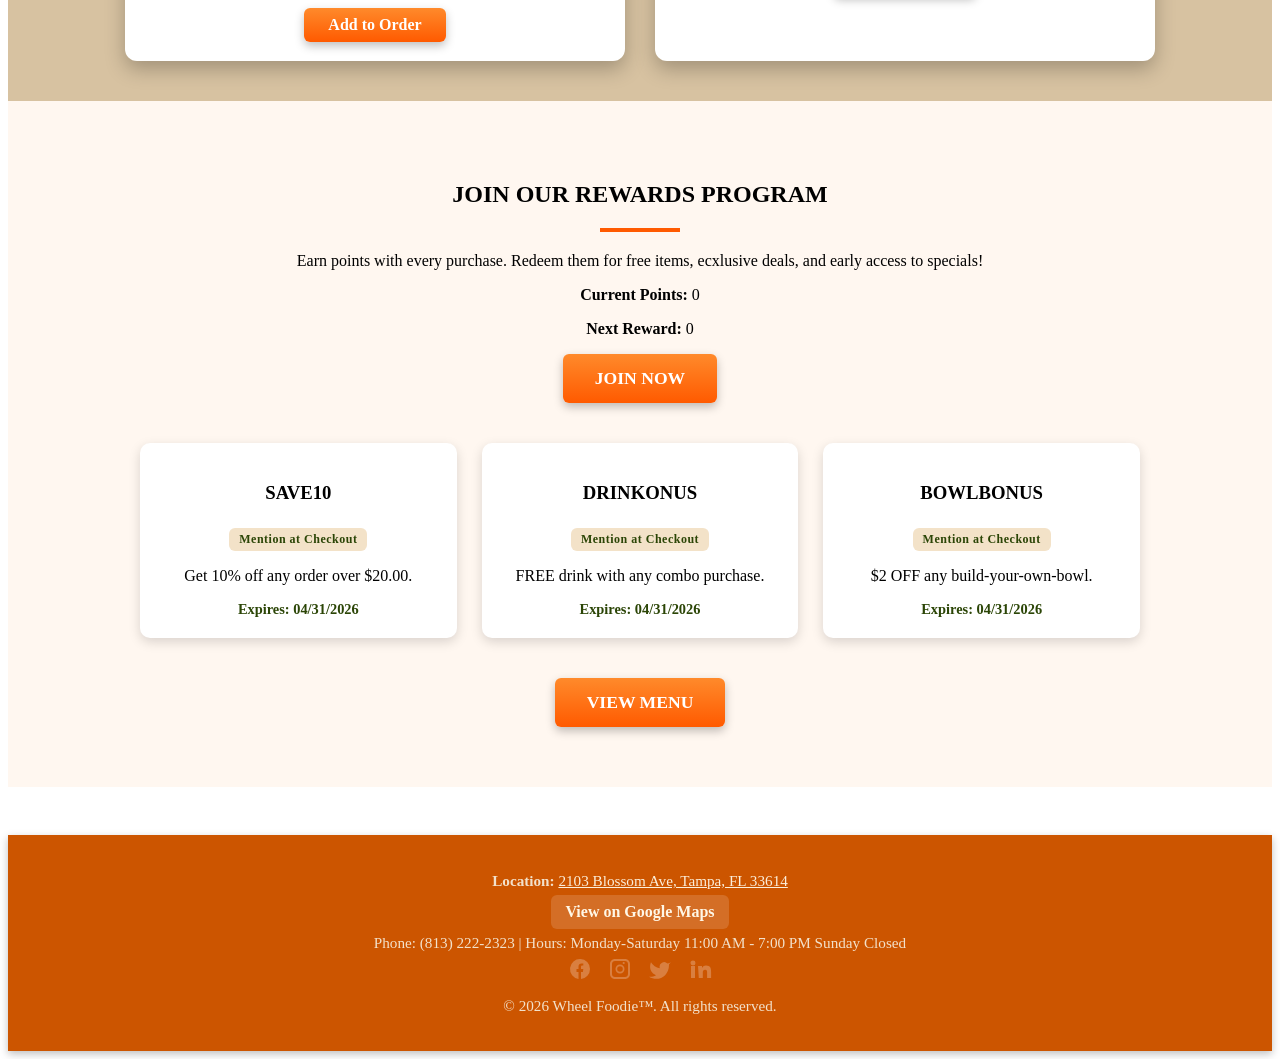
<file: specials.html>
<!DOCTYPE html>
<html lang="en">
<head>
    <meta charset="UTF-8">
    <meta name="viewport" content="width=device-width, initial-scale=1.0">
    <title>Wheel Foodie</title>
    <link rel="stylesheet" href="assets/css/style.css">
    <link rel="icon" type="image/x-icon" href="favicon_io/favicon-wf.ico">

    <!-- PWA Manifest -->
    <link rel="manifest" href="manifest.json">

    <!-- Light Mode Favicons -->
    <link rel="icon" type="image/png" sizes="32x32" href="favicon_io/favicon-32.png">
    <link rel="icon" type="image/png" sizes="48x48" href="favicon_io/favicon-48.png">
    <link rel="icon" type="image/png" sizes="180x180" href="favicon_io/favicon-180.png" media="(prefers-color-scheme: light)">

    <!-- Dark Mode Favicon -->
    <link rel="icon" type="image/png" href="favicon_io/favicon-dark.png" media="(prefers-color-scheme: dark)">

    <!-- Apple Touch Icon (iPhone Home Screen) -->
    <link rel="apple-touch-icon" href="favicon_io/favicon-180.png">
    
    <!-- Google Tag Manager -->
    <script>
        (function(w,d,s,l,i){w[l]=w[l]||[];w[l].push({'gtm.start':
        new Date().getTime(),event:'gtm.js'});var f=d.getElementsByTagName(s)[0],
        j=d.createElement(s),dl=l!='dataLayer'?'&l='+l:'';j.async=true;j.src=
        'https://www.googletagmanager.com/gtm.js?id='+i+dl;f.parentNode.insertBefore(j,f);
        })(window,document,'script','dataLayer','GTM-5M964BHH')
    </script>
    <!-- End Google Tag Manager -->
</head>

<body class="specials-page">

    <!-- Google Tag Manager (noscript) -->
    <noscript> 
        <iframe src="https://www.googletagmanager.com/ns.html?id=GTM-5M964BHH"
        height="0" width="0" style="display:none;visibility:hidden"></iframe>
    </noscript>
    <!-- End Google Tag Manager (noscript) -->

    <header class="site-header">
        <div class="header-inner">
            <div class="header-left">
                <div class="logo">
                    <a href="index.html">
                        <img src="assets/media/logo.png" alt="Wheel Foodi Logo">
                    </a>
                </div>
                <h1 class="site-title">Wheel Foodie</h1>
            </div>

            <nav class="main-nav">
                <ul>
                    <li><a href="index.html">Home</a></li>
                    <li><a href="menu.html">Menu</a></li>
                    <li><a href="specials.html" aria-current="page">Specials</a></li>
                    <li><a href="locations.html">Locations</a></li>
                    <li><a href="about.html">About</a></li>
                    <li><a href="catering.html">Catering</a></li>
                </ul>
            </nav>

            <div class="utility-nav">
                <div class="account-area">
                    <button class="auth-trigger" id="authHeaderBtn">
                        <svg class="user-icon" viewBox="0 0 24 24">
                            <circle cx="12" cy="7" r="4"></circle>
                            <path d="M5 21c0-4 3-7 7-7s7 3 7 7"></path>
                        </svg>
                        <span id="authHeaderText">SIGN IN / JOIN</span>
                    </button>

                    <div id="accountDropdown" class="account-dropdown hidden">
                        <p id="dropdownName"></p>
                        <a href="profile.html">Profile</a>
                        <a href="order-history.html">Order History</a>
                        <button id="signOutBtn">Sign Out</button>
                    </div>
                </div>

                <a href="checkout.html" class="bag-icon">
                    <svg viewBox="0 0 24 24" class="bag-svg">
                        <path d="M7 7V6a5 5 0 0 1 10 0v1h3v15H4V7h3zm2 0h6V6a3 3 0 0 0-6 0v1z"></path>
                    </svg>
                    <span class="cart-count">0</span>
                </a>
            </div>

            <button class="hamburger">&#9776;</button>
        </div>
    </header>

    
    <main>
        <section class="specials-hero">
            <div class="hero-overlay"></div>
            <div class="specials-hero-text">
                <h1>WEEKLY SPECIALS</h1>
                <div class="specials-hero-divider"></div>
                <p>Discover our rotating lineup of exclusive dishes and limited-time offers.</p>
                <a href="#current-specials" class="btn-orange">VIEW CURRENT SPECIALS</a>
            </div>
        </section>

        <section class="specials-row" id="current-specials">
                
            <div class="special-card">
                <img src="assets/media/menuitems/taco-trio.png" alt="Taco Trio Special">
                
                <div class="special-content">
                    <h2 class="special-title">Taco Trio Special</h2>
                    <p class="special-description">
                        A limited‑time deal featuring a delicious trio of soft tacos made with your choice of chicken, beef, steak, or a mix of all three, layered with crisp lettuce, pico de gallo, melted cheese, sweet corn, and smooth taco sauce.
                    </p>
                    
                    <div class="special-price-row">
                        <span class="price">$8.00</span>
                    
                        <button
                            class="btn-orange add-to-order-btn"
                            data-id="taco-trio-special"
                            data-name="Taco Trio Special"
                            data-price="8.00"
                            data-image="assets/media/menuitems/taco-trio.png"
                        >
                            Add to Order
                        </button>
                    </div>
                </div>
            </div>

            <div class="special-card">
                <img src="assets/media/menuitems/roasted-chicken-bowl.jpg" alt="Herb Roasted Chicken Harvest Bowl">
                
                <div class="special-content">
                    <h2 class="special-title">Herb Roasted Chicken Harvest Bowl Special</h2>
                    <p class="special-description">
                        Juicy roasted chicken mixed with fire-roasted peppers, onions, and golden potatoes, 
                        finished with fresh herbs for a rustic, comforting bite.
                    </p>

                    <div class="special-price-row">
                        <span class="price">$10.00</span>
                    
                        <button
                            class="btn-orange add-to-order-btn"
                            data-id="herb-roasted-chicken-harvest-bowl-special"
                            data-name="Herb Roasted Chicken Harvest Bowl Special"
                            data-price="10.00"
                            data-image="assets/media/menuitems/roasted-chicken-bowl.jpg"
                        >
                            Add to Order
                        </button>
                    </div>
                </div>
            </div>

        </section>

        <section class="rewards-section">
            <div class="rewards-header">
                <h2>JOIN OUR REWARDS PROGRAM</h2>
                <div class="rewards-divider"></div>
                <p>Earn points with every purchase. Redeem them for free items, ecxlusive deals, and early access to specials!</p>

                <div class="rewards-stats">
                    <p><strong>Current Points:</strong> <span id="currentPoints">0</span></p>
                    <p><strong>Next Reward:</strong> <span id="nextReward">0</span></p>
                    <!-- <span>💰 1 Point per $1 Spent</span> -->
                    <!-- <span>🎁 Redeem for Free Food & Drinks</span> -->
                </div>

                <a href="#" id="openRewardsJoin" class="btn-orange">JOIN NOW</a>
            </div>

            <div class="coupon-grid">
                <div class="coupon-card">
                    <h3>SAVE10</h3>
                    <span class="coupon-badge">Mention at Checkout</span>
                    <p>Get 10% off any order over $20.00.</p>
                    <span class="expires">Expires: 04/31/2026</span>
                </div>

                <div class="coupon-card">
                    <h3>DRINKONUS</h3>
                    <span class="coupon-badge">Mention at Checkout</span>
                    <p>FREE drink with any combo purchase.</p>
                    <span class="expires">Expires: 04/31/2026</span>
                </div>

                <div class="coupon-card">
                    <h3>BOWLBONUS</h3>
                    <span class="coupon-badge">Mention at Checkout</span>
                    <p>$2 OFF any build-your-own-bowl.</p>
                    <span class="expires">Expires: 04/31/2026</span>
                </div>
            </div>

            <a href="menu.html" class="btn-orange view-menu-btn">VIEW MENU</a>
        </section>

    </main>

    <footer class="site-footer">
        <div class="footer-inner">

            <p>
                <strong>Location:</strong>
                <a href="https://www.google.com/maps?q=2103+Blossom+Ave,+Tampa,+FL+33614"
                    target="_blank"
                    rel="noopener">
                    2103 Blossom Ave, Tampa, FL 33614
                </a>
            </p>

            <a class="footer-map-btn"
                href="https://www.google.com/maps?q=2103+Blossom+Ave,+Tampa,+FL+33614"
                target="_blank"
                rel="noopener">
                View on Google Maps
            </a>

            <p>
                Phone: (813) 222-2323 | Hours: Monday-Saturday 11:00 AM - 7:00 PM Sunday Closed
            </p>

            <div class="footer-social">
                <a href="#" aria-label="Facebook" class="social-icon">
                    <svg viewBox="0 0 24 24" class="icon">
                        <path d="M22 12a10 10 0 1 0-11.5 9.9v-7h-2v-3h2v-2.3c0-2 1.2-3.1 3-3.1.9 0 1.8.1 1.8.1v2h-1c-1 0-1.3.6-1.3 1.2V12h2.3l-.4 3h-1.9v7A10 10 0 0 0 22 12z"/>
                    </svg>
                </a>

                <a href="#" aria-label="Instagram" class="social-icon">
                    <svg viewBox="0 0 24 24" class="icon">
                        <path d="M7 2C4.2 2 2 4.2 2 7v10c0 2.8 2.2 5 5 5h10c2.8 0 5-2.2 5-5V7c0-2.8-2.2-5-5-5H7zm10 2c1.7 0 3 1.3 3 3v10c0 1.7-1.3 3-3 3H7c-1.7 0-3-1.3-3-3V7c0-1.7 1.3-3 3-3h10zm-5 3.5A4.5 4.5 0 1 0 16.5 12 4.5 4.5 0 0 0 12 7.5zm0 7.3A2.8 2.8 0 1 1 14.8 12 2.8 2.8 0 0 1 12 14.8zm4.8-8.8a1.1 1.1 0 1 1-1.1-1.1 1.1 1.1 0 0 1 1.1 1.1z"/>
                    </svg>
                </a>

                <a href="#" aria-label="Twitter" class="social-icon">
                    <svg viewBox="0 0 24 24" class="icon">
                        <path d="M22 5.8c-.8.4-1.7.6-2.6.8a4.5 4.5 0 0 0-7.7 4v.6A12.8 12.8 0 0 1 3 5.2s-4 9 5 13c-2.3 1.5-5 1.8-7 1.5 9 5.5 20 0 20-12v-.5c.7-.5 1.4-1.2 2-2z"/>
                    </svg>
                </a>

                <a href="#" aria-label="LinkedIn" class="social-icon">
                    <svg viewBox="0 0 24 24" class="icon">
                        <path d="M4.98 3.5A2.5 2.5 0 1 0 5 8.5a2.5 2.5 0 0 0-.02-5zM3 9h4v12H3zm7 0h4v1.7h.1a4.4 4.4 0 0 1 4-2.2c4.3 0 5 2.8 5 6.4V21h-4v-5.3c0-1.3 0-3-2-3s-2.3 1.5-2.3 2.9V21h-4z"/>
                    </svg>
                </a>
            </div>
            
            <p>&copy; 2026 Wheel Foodie™. All rights reserved.</p>

        </div>
    </footer>

    <div id="cart-modal-overlay"></div>

    <div id="cart-modal" class="cart-modal">
        <button class="cart-modal-close" type="button">✕</button>

        <!-- ⭐ STATE 1: ORIGINAL CONTENT WRAPPER -->
        <div id="cart-modal-content">
            
            <img id="cart-modal-item-img" alt="" />

            <h3 id="cart-modal-item-name"><span class="sr-only">Selected Item</span></h3>
            <p id="cart-modal-item-price"></p>

            <div class="cart-modal-row">
                <label class="cart-modal-qty-label">
                    Quantity
                    <input id="cart-modal-qty" type="number" min="1" value="1" />
                </label>

                <button id="cart-modal-add-btn" type="button" class="btn-orange">
                    Add to Cart
                </button>
            </div>
        </div>
        <!-- END STATE 1: ORIGINAL CONTENT WRAPPER -->

        <!-- ⭐ STATE 2: CONFIRMATION STATE (must be OUTSIDE the wrapper) -->
        <div id="cart-modal-confirmation" style="display:none; text-align:center;">
            <h3>Item added to your cart!</h3>

            <div class="cart-modal-actions" style="margin-top:20px;">
                <button class="checkout-btn" onclick="window.location.href='checkout.html'">
                    Checkout Now
                </button>

                <button class="btn-secondary full continue-shopping-btn">
                    Continue Shopping
                </button>

            </div>
        </div>

    </div>

    <div id="auth-modal" class="auth-modal hidden">
        <div class="auth-modal-content">

            <button class="auth-close">&times;</button>

            <!-- Logo -->
            <div class="auth-logo">
                <img src="assets/media/logo.png" alt="Wheel Foodie Logo">
            </div>

            <!-- SIGN IN FORM -->
            <div id="auth-signin-view">
                <h2 class="auth-title">SIGN IN</h2>

                <!-- Form -->
                <form id="signinForm" class="auth-form">
                    <label for="signinEmail">Email</label>
                    <input type="email" id="signinEmail" required>

                    <label for="signinPassword">Password</label>
                    <div class="password-wrapper">
                        <input type="password" id="signinPassword" required>
                        <span class="toggle-password">&#128065;</span>
                    </div>

                    <div class="auth-row">
                        <label class="remember-me">
                            <input type="checkbox"> Remember me
                        </label>

                        <a href="#" class="forgot-link">Forgot Password?</a>
                    </div>

                    <p class="auth-legal">
                        By signing in, I agree to Wheel Foodie’s Privacy Policy, Terms of Use, 
                        and to receiving account security/verification text messages. 
                        Msg & Data rates may apply.
                    </p>

                    <button type="submit" class="modal-btn-orange auth-submit">SIGN IN</button>
                </form>

                <div class="auth-divider"></div>

                <h2 class="auth-subtitle">NOT A MEMBER?</h2>
                <h3 class="auth-subsubtitle">JOIN REWARDS. GET REWARDED.</h3>

                <button class="modal-btn-outline-orange auth-create" id="openCreateAccount">
                    CREATE AN ACCOUNT
                </button>

                <div class="auth-help">
                    <span class="chat-icon">💬</span>
                    <p>Need Help? <strong>Chat with Foodie</strong></p>
                </div>
            </div>

            <!-- CREATE ACCOUNT FORM -->
            <div id="auth-create-view" class="hidden">
                <h2 class="auth-title">CREATE ACCOUNT</h2>

                <form id="createAccountForm" class="auth-form">
                    <label for="createName">Full Name</label>
                    <input type="text" id="createName" required>

                    <label for="createEmail">Email</label>
                    <input type="email" id="createEmail" required>

                    <label for="createPassword">Create Password</label>
                    <input type="password" id="createPassword" required>

                    <label for="confirmPassword">Confirm Password</label>
                    <input type="password" id="confirmPassword" required>

                    <label class="terms-check">
                        <input type="checkbox" id="agreeTerms" required>
                        I agree to the Terms & Privacy Policy
                    </label>

                    <button type="submit" class="modal-btn-orange">CREATE ACCOUNT</button>
                </form>

                <p class="auth-switch">
                    Already have an account?
                    <a href="#" id="openSignIn">Sign In</a>
                </p>
            </div>

            <!-- SUCCESS MESSAGE -->
            <div id="auth-success-view" class="hidden">
                <h2 class="auth-title">SUCCESS!</h2>
                <p class="auth-success-text">You are now signed in.</p>
                <button id="authSuccessBtn" class="modal-btn-orange">Continue</button>
            </div>
        </div>

    </div>

    <div id="payment-modal" class="payment-modal hidden">
        <div class="payment-modal-content">

            <button class="payment-close">&times;</button>

            <!-- PAYMENT FORM -->
            <div id="payment-view">
                <h2 class="payment-title">Payment Information</h2>

                <form id="paymentForm">
                    <label for="cardName">Cardholder Name</label>
                    <input type="text" id="cardName" required>

                    <label for="cardNumber">Card Number</label>
                    <input type="text" id="cardNumber" maxlength="16" required>

                    <label for="cardExp">Expiration Date</label>
                    <input type="text" id="cardExp" placeholder="MM/YY" required>

                    <label for="cardCVV">CVV</label>
                    <input type="text" id="cardCVV" maxlength="4" required>

                    <button type="submit" class="modal-btn-orange">Submit Payment</button>
                </form>
            </div>

            <!-- REVIEW SCREEN -->
            <div id="review-view" class="hidden">
                <h2 class="payment-title">Review Your Order</h2>

                <div id="reviewOrderSummary"></div>

                <button id="placeOrderFinal" class="modal-btn-orange">Place Order</button>
            </div>

            <!-- SUCCESS SCREEN -->
            <div id="success-view" class="hidden">
                <h2 class="payment-title">Order Confirmed!</h2>
                <p>Your receipt has been sent to your email.</p>

                <button id="downloadReceipt" class="modal-btn-outline-orange">Download Receipt</button>
                <button id="returnToMenu" class="modal-btn-orange">Return to Menu</button>
            </div>

        </div>
    </div>


    <script type="module" src="assets/js/script.js"></script>
    <script src="assets/js/cart.js" defer></script>
    <script type="module" src="assets/js/rewards.js"></script>

</body>
</html>
</file>
<file: assets/css/style.css>
/* Header container */
.site-header {
    background-color: #CC5500;
    padding: 6px 0;
    width: 100%;
    box-shadow: 0 3px 8px rgba(0, 0, 0, 0.25);
    position: sticky;
    top: 0;
    z-index: 9999;
}

/* Utility Nav Container */
.utility-nav {
    display: flex;
    align-items: center;
    gap: 20px;
   flex-shrink: 0;
}

/* Hidden until cart has items */
.hidden {
    display: none;
}

nav.main-nav {
    display: flex;
    align-items: center;
}

.nav-links {
    display: flex;
    gap: 25px;
    margin: 0 auto; /* centers nav links */
}


/* Inner layout */
.header-inner {
    max-width: 1200px;
    margin: 0 auto;
    padding: 0 10px;
    display: flex;
    align-items: center;
    justify-content: space-between;
}

/* group logo and title together */
.header-left {
    display: flex;
    align-items: center;
    gap: 10px;
}

/* Logo */
.logo img {
    height: 60px;
    width: auto;
    border-radius: 10px;
    box-shadow: 0 2px 4px rgba(0, 0, 0, 0.25);
    cursor: pointer;
}

/* Title */
.site-title {
    color: #fff;
    font-size: 2rem;
    margin: 0;
    font-weight: bold;
    text-shadow: 0 2px 4px rgba(0, 0, 0, 0.35);
}

/* Navigation */
.main-nav ul {
    list-style: none;
    display: flex;
    gap: 0.75rem;
    margin: 0;
    padding: 0;
}

.main-nav {
    margin-right: 4px;
}

.main-nav a {
    display: inline-block;
    padding: 6px 14px;
    font-size: 17px;
    font-weight: 600;
    color: white;
    border-radius: 6px;
    text-decoration: none;

    /* Match hero-card style */
    background: rgba(255, 255, 255, 0.25);  /*warm, earthy */
    backdrop-filter: blur(2px);
    transition: background 0.25s ease, color 0.25s ease;
    box-shadow: none;
}

/* Hover */
.main-nav a:hover {
    background: rgba(0, 0, 0, 0.25); /* slightly stronger */
    color: white;
}

/* Active link */
.main-nav a[aria-current="page"],
.main-nav a.active {
    color: #fff;
    box-shadow: none;
    background-color: #2b4506;
    color: #fff;
    position: relative;
    box-shadow: 0 3px 6px rgba(0, 0, 0, 0.35);
}

/* Shine effect for active link */
.main-nav a[aria-current="page"]::before,
.main-nav a.active::before {
    content: "";
    position: absolute;
    top: 2px;
    left: 2px;
    right: 2px;
    bottom: 2px;
    border-radius: 6px;
    background: 
        linear-gradient(
            to bottom right, 
            rgba(255, 255, 255, 0.35), 
            rgba(255, 255, 255, 0) 60%
        ),
        linear-gradient(
            to top left, 
            rgba(255, 255, 255, 0.20), 
            rgba(255, 255, 255, 0) 70%
        );
    pointer-events: none;
    animation: shine 2s infinite;
}

.user-icon {
    width: 18px;
    height: 18px;
    stroke: #fff;
    fill: none;
    stroke-width: 2;
}

.auth-trigger {
    background: none;
    border: none;
    font-weight: 700;
    color: #f5f5f5;
    cursor: pointer;
    display: flex;
    align-items: center;
    gap: 6px;
    text-transform: uppercase;
    letter-spacing: 1px;
    font-size: 0.9rem;
}

.auth-trigger:hover {
    opacity: 0.75;
}

.auth-modal {
    position: fixed;
    inset: 0;
    background: rgba(0,0,0,0.6);
    display: flex;
    justify-content: center;
    align-items: center;
    z-index: 99999;
}

.auth-modal.hidden {
    display: none;
}

.auth-modal-content {
    background: #fff;
    width: 90%;
    max-width: 420px;
    padding: 30px;
    border-radius: 10px;
    box-shadow: 0 4px 20px rgba(0,0,0,0.25);
    position: relative;
}

/* Logo */
.auth-logo img {
    width: 100px;
    display: block;
    margin: 0 auto 10px;
    filter: brightness(0) saturate(100%) invert(39%) sepia(83%) saturate(1782%) hue-rotate(2deg) brightness(93%) contrast(101%) drop-shadow(0 2px 3px rgba(0,0,0,0.25));
}

/* Title */
.auth-title {
    text-align: center;
    color: #2b4506;
    font-size: 1.8rem;
    margin-bottom: 20px;
}

/* Form fields */
.auth-form label {
    font-weight: 600;
    margin-top: 12px;
    display: block;
}

.auth-form input {
    width: 100%;
    padding: 10px;
    margin-top: 4px;
    border-radius: 6px;
    border: 1px solid #ccc;
}

/* Password wrapper */
.password-wrapper {
    position: relative;
}

.toggle-password {
    position: absolute;
    right: 10px;
    top: 50%;
    transform: translateY(-50%);
    cursor: pointer;
}

/* Remember + Forgot */
.auth-row {
    display: flex;
    justify-content: space-between;
    align-items: center;
    margin-top: 12px;
}

.auth-row .remember-me {
    display: flex;
    align-items: center;
    gap: 6px;
    white-space: nowrap;
    flex-shrink: 0;
}

.forgot-link {
    color: #CC5500;
    font-weight: 600;
    text-decoration: none;
    cursor: pointer;
    transition: opacity 0.2s ease;
}

.forgot-link:hover {
    text-decoration: underline;
    opacity: 0.7;
}

/* Legal text */
.auth-legal {
    font-size: 0.8rem;
    color: #555;
    margin: 15px 0;
    line-height: 1.4;
}

/* Green shiny button (matches Proceed to Payment) */
.modal-btn-orange {
    width: 100%;
    padding: 14px;
    background: linear-gradient(180deg, #cc5500 0%, #b44a00 100%);
    color: #fff;
    font-weight: 700;
    border: none;
    border-radius: 6px;
    cursor: pointer;
    box-shadow: 0 4px 10px rgba(0,0,0,0.25);
    transition: all 0.25s ease;
}

.modal-btn-orange:hover {
    background: linear-gradient(180deg, #e05f00 0%, #a84300 100%);
    transform: translateY(-2px);
}

/* Divider */
.auth-divider {
    height: 1px;
    background: #ddd;
    margin: 25px 0;
}

/* Subtitles */
.auth-subtitle {
    text-align: center;
    color: #cc5500;
    margin-bottom: 5px;
}

.auth-subsubtitle {
    text-align: center;
    color: #333;
    margin-bottom: 20px;
}

/* Outline button */
.modal-btn-outline-orange {
    width: 100%;
    padding: 12px;
    border-radius: 6px;
    border: 2px solid #cc5500;
    background: #fff;
    color: #cc5500;
    font-weight: 700;
    cursor: pointer;
    transition: all 0.25s ease;
}

.modal-btn-outline-orange:hover {
    border-color: #b44a00;
    color: #b44a00;
    opacity: 0.9;
    transform: translateY(-1px);
}

/* Help section */
.auth-help {
    margin-top: 20px;
    display: flex;
    justify-content: center;
    text-align: center;
    gap: 8px;
    color: #333;
    text-align: center;
}

.auth-help p {
    margin: 0;
}

.auth-help p strong {
    font-weight: 700;
}

.chat-icon {
    font-size: 1.2rem;
    display: flex;
    align-items: center;
    transition: transform 0.2s ease;
}

.chat-icon:hover {
    transform: translateY(-2px) scale(1.1);
}


.auth-close {
    position: absolute;
    top: 12px;
    right: 12px;
    background: none;
    border: none;
    font-size: 1.8rem;
    cursor: pointer;
}

.auth-title {
    margin-top: 0;
    margin-bottom: 20px;
    font-size: 1.6rem;
    color: #CC5500;
    text-align: center;
}

.auth-form input {
    width: 100%;
    padding: 10px;
    margin-top: 4px;
    border-radius: 6px;
    border: 1px solid #ccc;
}

.auth-submit {
    width: 100%;
    margin-top: 20px;
}

.auth-divider {
    text-align: center;
    margin: 20px 0;
    font-weight: 700;
    color: #666;
}

.btn-white {
    width: 100%;
    padding: 12px;
    border-radius: 6px;
    background: #fff;
    border: 2px solid #CC5500;
    color: #CC5500;
    font-weight: 700;
    cursor: pointer;
}

.terms-check {
    display: flex;
    align-items: center;
    gap: 8px;
    margin: 10px 0;
}

.terms-check input[type="checkbox"] {
    width: 18px;
    height: 18px;
}


.bag-icon {
    position: relative;
    display: flex;
    align-items: center;
    color: #f5f5f5;
    text-decoration: none;
    font-weight: 700;
}

.bag-svg {
    width: 20px;
    height: 20px;
    fill: #f5f5f5;
}

.bag-icon:hover .bag-svg {
    opacity: 0.75;
}

.cart-count {
    position: absolute;
    top: -6px;
    right: -10px;
    background: #2b4506;
    color: #fff;
    font-size: 0.7rem;
    font-weight: 700;
    padding: 2px 5px;
    border-radius: 50%;
    line-height: 1;
}


/* Hamburber (hidden on desktop) */
.hamburger {
    display: none;
    background: none;
    border: none;
    font-size: 2rem;
    color: #fff;
    cursor: pointer;
}

/* Global Orange Button */
.btn-orange {
    display: inline-block;
    padding: 14px 32px;
    font-size: 1.1rem;
    font-weight: 700;
    font-family: inherit;
    color: #fff;
    text-decoration: none;
    border-radius: 6px;
    background: linear-gradient(180deg, #ff8a2b 0%, #ff5a00 100%);
    box-shadow: 0 4px 10px rgba(0,0,0,0.25);
    transition: all 0.25s ease;
    cursor: pointer;
    border: none; /* helps <button> elements match <a> elements */
}

/* Hover + Active */
.btn-orange:hover {
    background: linear-gradient(180deg, #ffa24d 0%, #ff6a1a 100%);
    transform: translateY(-2px);
    box-shadow: 0 6px 14px rgba(0,0,0,0.3);
}

.btn-orange:active {
    transform: translateY(0);
    box-shadow: 0 3px 8px rgba(0,0,0,0.2);
}


/* INDEX HERO */
.index-page-hero {
    position: relative;
    background: url('../media/homehero.jpg') center/cover no-repeat;
    height: 90vh;
    display: flex;
    justify-content: center;
    align-items: flex-end;
    padding-bottom: 280px;
    text-align: center;
}

.index-page-hero .hero-overlay {
    position: absolute;
    top: 0;
    left: 0;
    width: 100%;
    height: 100%;
    background: rgba(0,0,0,0.7);
    background: linear-gradient(
        to bottom,
        rgba(0,0,0,0.3),
        rgba(0,0,0,0.7)
    );
}

.index-hero-text {
    position: absolute;
    color: #ffffff;
    text-shadow: 0 2px 4px rgba(0, 0, 0, 0.6);
    left: 50%;
    top: 40%;
    transform: translate(-50%, -50%);
    text-align: center;
    display: flex;
    flex-direction: column;
    align-items: center;
    margin: 0;
}

.index-hero-text h1 {
    font-size: 3rem;
    color: #fff;
    text-shadow: 0 2px 4px rgba(0, 0, 0, 0.6);
}

.index-hero-text p {
    color: #fff;
    font-size: 1.5rem;
    max-width: 600px;
    margin-top: 12px;
    text-shadow: 0 2px 4px rgba(0,0,0,0.6);
}

.index-hero-divider {
    width: 90px;
    height: 4px;
    background: linear-gradient(90deg, #ff8a2b, #ff5a00);
    margin: 12px auto;
    border-radius: 2px;
    box-shadow:
        0 6px 12px rgba(0,0,0,0.25),
        0 0 18px rgba(0,0,0,0.20);
}

@media (max-width: 768px) {

    .index-hero-text {
        top: 45%;
        padding: 0 16px;
    }

    .index-hero-text h1 {
        font-size: 2rem; /* key fix */
        line-height: 1.2;
    }

    .index-hero-text p {
        font-size: 1.2rem;
        max-width: 90%;
    }

    /* HERO BUTTON ONLY */
    .index-page-hero .btn-orange {
        padding: 10px 20px;
        font-size: 0.95rem;
        border-radius: 6px;
    }
}

/* GLOBAL HERO */
.hero {
  position: relative;
  height: 90vh;
  background: url('../media/homehero.jpg') center/cover no-repeat;
  display: flex;
  align-items: center;
  justify-content: center;
}

.hero-overlay {
  position: absolute;
  inset: 0;
  background: linear-gradient(
    rgba(0,0,0,0.7),
    rgba(0,0,0,0.4)
  );
}

.hero-text {
  position: relative;
  text-align: center;
  color: white;
  max-width: 700px;
  padding: 20px;
}

.hero-text h1 {
  font-size: 3.2rem;
  font-weight: 700;
  letter-spacing: 1px;
  line-height: 1.1;
  color: #2b4506;
  text-shadow:
  0 4px 10px rgba(0,0,0,0.45),
  0 2px 4px rgba(0,0,0,0.35);
}

.hero-text h2 {
    line-height: 1.2;
    text-shadow:
    0 4px 10px rgba(0,0,0,0.55),
    0 2px 4px rgba(0, 0, 0, 0.45);
}

.hero-text p {
    font-size: 1.25rem;
    line-height: 1.4;
    max-width: 600px;
    margin: 0 auto;
    text-shadow:
    0 4px 10px rgba(0,0,0,0.55),
    0 2px 4px rgba(0, 0, 0, 0.45);
}


/* Intro Section Between Hero + Feature Cards */
.index-page .index-intro-section {
    text-align: center;
    padding: 40px 20px 30px;
    max-width: 800px;
    margin: 0 auto;
}

.index-page .index-intro-section h2 {
    font-size: 1.8rem;
    font-weight: 700;
    color: #2b4506; /* deep green to match your feature card buttons */
    letter-spacing: 1px;
    margin-bottom: 10px;
    text-shadow: 0 2px 6px rgba(0,0,0,0.15);
}

/* Orange divider */
.index-page .index-intro-divider {
    width: 90px;
    height: 4px;
    background: linear-gradient(90deg, #ff8a2b, #ff5a00);
    margin: 0 auto 20px;
    border-radius: 2px;
    box-shadow:
    0 6px 12px rgba(0,0,0,0.25),
    0 0 18px rgba(0,0,0,0.20);
}

.index-intro-section p {
    font-size: 1.15rem;
    line-height: 1.6;
    color: #2b2b2b;
    max-width: 700px;
    margin: 0 auto;
    opacity: 0.9;
}


/* Feature Section */
.index-page .feature-row {
    display: flex;
    gap: 20px;
    justify-content: center;
    align-items: stretch;
    padding: 60px 20px;
    overflow-x: auto; /* allows horizontal scroll on small screens */
}

/*HOME PAGE FEATURE CARDS
--------------------------*/

.index-page .feature-card {
    width: 300px;
    border-radius: 14px;
    overflow: hidden;
    background: #ffffff;
    box-shadow: 0 12px 28px rgba(0,0,0,0.18);
    display: flex;
    flex-direction: column;
}

/* Top image block */
.index-page .feature-bg {
    height: 180px;
    background-size: cover;
    background-position: center;
    position: relative;
}

/* Remove cinematic overlays */
.index-page .feature-bg::after,
.index-page .feature-card::before {
    display: none;
}

/* Content section */
.index-page .feature-content {
    position: relative;
    padding: 18px;
    text-align: center;
    color: #2b4506;
    flex: 1;
    display: flex;
    flex-direction: column;
    gap: 10px;
}

/* Title */
.index-page .feature-content h2 {
    font-size: 1.3rem;
    font-weight: 700;
    margin: 0;
    color: #2b4506;
    text-shadow: none;
}

/* Subtitle */
.index-page .feature-content h3.subtitle {
    font-size: 1.1rem;
    margin: 0;
    color: #444;
    text-shadow: none;
}

/* Description */
.index-page .feature-content p {
    font-size: 0.95rem;
    margin: 0;
    color: #444;
    text-shadow: none;
}

/* Divider (optional) */
.index-page .feature-divider {
    width: 40px;
    height: 3px;
    background: #ff8a2b;
    margin: 0 auto;
    border-radius: 2px;
}

/* Button stays the same */
.index-page .feature-card .btn-orange {
    margin-top: 10px;
}

/* Force the button to align at the bottom across all cards */
.index-page .feature-content .btn-orange {
    margin-top: auto;
}

/*COME BACK HERE TO REVISE*/

/* Green glossy button with reduced shine + stronger green */
.index-page .feature-card .btn-orange {
    background: linear-gradient(
        to bottom,
        #4a7a22,   /* brighter, richer green */
        #2b4506    /* deep base green */
    );
    color: #fff;
    padding: 10px 20px;
    border-radius: 8px;
    font-weight: 600;
    text-decoration: none;
    display: inline-block;
    position: relative;
    overflow: hidden;

    /* Stronger green, softer bevel */
    box-shadow:
        inset 0 1px 2px rgba(255,255,255,0.15),
        inset 0 -2px 4px rgba(0,0,0,0.35),
        0 4px 12px rgba(0,0,0,0.25);

    transition: transform 0.2s ease, box-shadow 0.2s ease;
}

/* Top-left shine (reduced intensity + smaller radius) */
.index-page .feature-card .btn-orange::before {
    content: "";
    position: absolute;
    inset: 0;
    border-radius: inherit;

    background: radial-gradient(
        circle at top left,
        rgba(255,255,255,0.18),   /* reduced from 0.35 */
        rgba(255,255,255,0) 40%   /* tighter fade */
    );

    pointer-events: none;
}

/* Bottom-right shine (reduced intensity + smaller radius) */
.index-page .feature-card .btn-orange::after {
    content: "";
    position: absolute;
    inset: 0;
    border-radius: inherit;

    background: radial-gradient(
        circle at bottom right,
        rgba(255,255,255,0.12),   /* reduced from 0.25 */
        rgba(255,255,255,0) 50%
    );

    pointer-events: none;
}

/* Hover lift */
.index-page .feature-card .btn-orange:hover {
    transform: translateY(-3px);
    box-shadow:
        inset 0 1px 2px rgba(255,255,255,0.15),
        inset 0 -2px 4px rgba(0,0,0,0.35),
        0 8px 18px rgba(0,0,0,0.35);
}

/* Add this to your existing button styles */
.index-page .feature-card .btn-orange {
    box-shadow:
        inset 0 1px 2px rgba(255,255,255,0.15),
        inset 0 -2px 4px rgba(0,0,0,0.35),
        0 3px 8px rgba(0,0,0,0.28); /* <-- soft outer lift */
}



/* Cater Row */
.index-page section.cater-row {
    display: flex;
    gap: 20px;
    justify-content: center;
    align-items: stretch;
    padding: 80px 20px;
    flex-wrap: wrap; /* mobile-friendly */
}

.index-page section.cater-row .cater-card {
    background: #e8d8c3; /* your warm tan */
    padding: 40px 30px;
    border-radius: 20px;
    max-width: 500px;
    flex: 1;
    min-width: 320px;
    color: #000;
    text-align: left;
    border: none;
    box-shadow: 0 8px 24px rgba(0, 0, 0, 0.18);
}

.index-page .cater-card h2 {
    text-align: center;
    font-size: 2rem;
    margin-bottom: 5px;
}

.index-page .cater-divider {
    width: 90px;
    height: 4px;
    background: linear-gradient(90deg, #ff8a2b, #ff5a00);
    margin: 10px auto 20px auto;
    border-radius: 2px;
    box-shadow:
    0 6px 12px rgba(0,0,0,0.25),
    0 0 18px rgba(0,0,0,0.20);
}

.index-page .cater-card .cater-card-subtitle {
    text-align: center;
    font-size: 1.1rem;
    margin-bottom: 25px;
    opacity: 0.9;
}

/* List styling */
.index-page .cater-card ul {
    list-style: none;
    padding: 0;
    margin: 0 0 30px 0;
}

.index-page .cater-card li {
    margin-bottom: 18px;
    line-height: 1.5;
    font-size: 1.05rem;
}

/* Colored labels */
.index-page .label {
    font-size: 1.5rem;
    font-weight: 800;
    margin-right: 6px;
}

.index-page .label.worry { color: #cc5500; }
.index-page .label.vibes { color: #cc5500; }
.index-page .label.reliability { color: #cc5500; }
.index-page .label.speedy { color: #cc5500; }

.index-page .cater-card .cater-badge {
    text-align: center;
    font-size: 1.25rem;
    font-weight: 600;
    margin: 30px 0 10px 0;
    opacity: 0.9;
}

/* Center the button */
.index-page .cater-card .btn-orange {
    display: block;
    width: fit-content;
    margin: 25px auto 0 auto;
    margin-top: 70px;
}

/* HOME PAGE — QUOTE FORM */
.index-page .index-quote-card {
    background: #e8d8c3;
    padding: 40px 30px;
    border-radius: 20px;
    max-width: 500px;
    box-shadow: 0 8px 24px rgba(0,0,0,0.18);
    flex: 1;
    min-width: 320px;
    margin: 0;
}

.index-page .index-quote-card h2 {
    text-align: center;
    font-size: 2rem;
    margin-bottom: 5px;
}

.index-page .index-quote-divider {
    width: 90px;
    height: 4px;
    background: linear-gradient(90deg, #ff8a2b, #ff5a00);
    margin: 10px auto 20px auto;
    border-radius: 2px;
    box-shadow:
    0 6px 12px rgba(0,0,0,0.25),
    0 0 18px rgba(0,0,0,0.20);
}

.index-page .index-quote-card .quote-subtitle {
    text-align: center;
    font-size: 1.1rem;
    margin-bottom: 25px;
    opacity: 0.9;
}

.index-page .index-quote-card p {
    color: #2b2b2b;
}

.index-page .index-quote-card form {
    margin-top: 20px;
    display: flex;
    flex-direction: column;
    gap: 15px;
}

.index-page .index-quote-card form input,
.index-page .index-quote-card form select,
.index-page .index-quote-card form textarea {
    display: block;
    width: 90%;
    align-self: center;
    box-sizing: border-box;
    padding: 12px 14px;
    margin-bottom: 15px;
    border: 1px solid rgba(0,0,0,0.2);
    border-radius: 6px;
    font-size: 1rem;
    font-family: inherit;
    background: rgba(255, 255, 255, 0.85);
    color: #333;
    outline: none;
    transition: 0.2s ease;
}

.index-page .index-quote-card textarea {
    min-height: 120px;
    resize: vertical;
}

.index-page .index-quote-card button {
    margin-top: 10px;
}

/* HOME PAGE — Fix checkbox alignment */
.index-page .index-quote-card .consent {
    display: flex;
    align-items: flex-start;
    gap: 10px;
    font-size: 0.9rem;
    line-height: 1.4;
    color: #333;
    margin-bottom: 15px;
}

.index-page .index-quote-card .consent input[type="checkbox"] {
    margin-top: 3px;
    width: 18px;
    height: 18px;
    transform: scale(1.2);
    flex-shrink: 0;
}

.index-page .index-quote-card button {
    width: fit-content;
    align-self: center;
    padding: 12px 24px;
}

.index-page .sr-only {
    position: absolute;
    width: 1px;
    height: 1px;
    padding: 0;
    margin: -1px;
    overflow: hidden;
    clip: rect(0, 0, 0, 0);
    white-space: nowrap;
    border: 0;
}

/* Menu Hero Section */
.menu-page-hero {
    position: relative;
    background: url('../media/menu-hero.jpg') center/cover no-repeat;
    height: 90vh;
    display: flex;
    justify-content: center; /* centers content horizontally */
    align-items: flex-end; /* moves text lower */
    padding-bottom: 280px; /* spacing from bottom */
    text-align: center;
}

.menu-page-hero .menu-hero-text {
    position: absolute;
    left: 50%;
    top: 40%; /* adjust as needed to move text up/down */
    transform: translate(-50%, -50%);
    text-align: center;
    display: flex;
    flex-direction: column;
    align-items: center; /* centers text */
    margin: 0; /* reset any default margins */
}

.menu-page-hero .menu-hero-text h1 {
    font-size: 3rem;
    color: #fff;
    text-align: center;
}

.menu-page-hero .menu-hero-text p {
    color: #fff;
    font-size: 1.2rem;
    max-width: 600px;
    margin-top: 12px;
    text-shadow: 0 2px 4px rgba(0,0,0,0.4);
}

.menu-page-hero .menu-hero-divider {
    width: 90px;
    height: 4px;
    background: linear-gradient(90deg, #ff8a2b, #ff5a00);
    margin: 12px auto;
    border-radius: 2px;
    box-shadow:
    0 6px 12px rgba(0,0,0,0.25),
    0 0 18px rgba(0,0,0,0.20);
}

.menu-hero .btn-orange {
    margin-top: 15px;
}

/* Section Wrapper */
.menu-page .fan-favorites {
    padding: 80px 20px;
    max-width: 1200px;
    margin: 0 auto;
    text-align: center;
}

/* Section Title */
.menu-page .fan-favorites h2 {
    font-size: 2.4rem;
    font-weight: 700;
    margin-bottom: 8px;
    color: #2b4506;
}

.menu-page .fan-favorites-divider {
    width: 90px;
    height: 4px;
    background: linear-gradient(90deg, #ff8a2b, #ff5a00);
    margin: 12px auto 30px auto;
    border-radius: 2px;
    box-shadow:
        0 6px 12px rgba(0,0,0,0.25),
        0 0 18px rgba(0,0,0,0.20);
}

/* Section Subtitle */
.menu-page .section-subtitle {
    font-size: 1.1rem;
    color: #555;
    margin-bottom: 50px;
}

/* Grid Layout */
.menu-page .favorites-grid {
    display: grid;
    grid-template-columns: repeat(auto-fit, minmax(260px, 1fr));
    gap: 35px;
    /*max-width: 1100px;
    margin: 0 auto;*/
}

/* Individual Card Item */
.menu-page .favorite-item {
    background: #fff;
    border-radius: 18px;
    box-shadow: 0 10px 28px rgba(0,0,0,0.12);
    overflow: hidden; /* ensures image doesn't spill out */
    text-align: left;
    transition: transform 0.2s ease, box-shadow 0.2s ease;
}

/* Hover effect */
.menu-page .favorite-item:hover {
    transform: translateY(-4px);
    box-shadow: 0 15px 35px rgba(0,0,0,0.16);
}

/* Full-width image at top */
.menu-page .favorite-img {
    width: 100%;
    height: 180px;
    object-fit: cover;
    display: block;
}

/* Item Title */
.menu-page .favorite-item h3 {
    font-size: 1.3rem;
    font-weight: 600;
    margin: 16px 20px 6px 20px;
    color: #222;
}

/* Item Description */
.menu-page .favorite-item p {
    font-size: 0.95rem;
    color: #444;
    margin: 0 20px 12px 20px;
    line-height: 1.4;
}

/* Item Price */
.menu-page .favorite-item .price {
    font-weight: 700;
    font-size: 1rem;
    color: #2b4506;
    margin: 0 20px 12px 20px;
    display: block;
}

/* Button spacing */
.menu-page .favorite-item .btn-orange {
    margin: 0 20px 16px 20px;
    padding: 8px 14px;
    font-size: 0.85rem;
    border-radius: 8px;
}

/* Wrapper */
.menu-page .menu-categories {
    max-width: 1100px;
    margin: 60px auto;
    padding: 0 20px;
}

.menu-page .menu-section-title {
    text-align: center;
    font-size: 2rem;
    margin: 60px auto 30px auto;
    color: #333;
    font-weight: 700;
    letter-spacing: 1px;
}

/* Orange divider */
.menu-page .menu-section-title::after {
    content: "";
    display: block;
    width: 90px;
    height: 4px;
    background: linear-gradient(90deg, #ff8a2b, #ff5a00);
    margin: 12px auto 0 auto;
    border-radius: 2px;
    box-shadow:
        0 6px 12px rgba(0,0,0,0.25),
        0 0 18px rgba(0,0,0,0.20);
}

.menu-page .menu-section::before {
    content: "";
    position: absolute;
    inset: 0;
    background: rgba(0,0,0,0.45); /* or 0.55 if needed */
    z-index: 0;
}
.menu-page .menu-section * {
    position: relative;
    max-width: 1100px;
    margin: 60px auto;
    padding: 0 20px;
    z-index: 1;
}

.menu-intro {
    font-size: 1.1rem;
    font-weight: 400;
    line-height: 1.6;
    text-align: center;
    max-width: 700px;
    margin: 20px auto 40px;
    color: #555;
}


/* Menu Category header button */
.menu-page .menu-category-header {
    width: 100%;
    background: #ffffff;
    padding: 14px 22px;
    border-radius: 16px;
    font-size: 1.3rem;
    font-weight: 600;
    color: #2b4506;
    text-align: left;
    border: none;
    cursor: pointer;
    box-shadow: 0 10px 28px rgba(0,0,0,0.12);
    display: flex;
    justify-content: flex-start;
    gap: 18px;
    align-items: center;
    transition: box-shadow 0.2s ease, transform 0.2s ease;
    margin-bottom: 12px;
}

.menu-page .menu-category-header:hover {
    transform: translateY(-2px);
    box-shadow: 0 14px 32px rgba(0,0,0,0.16);
}

/* Menu Category image */
.menu-page .menu-category-header .menu-category-img {
    width: 85px;
    height: 85px;
    border-radius: 14px;
    object-fit: cover;
    flex-shrink: 0;
}

/* Title */
.menu-page .menu-category-title {
    margin-left: 12px;
    flex: 1;
}

/* Arrow rotation */
.menu-page .menu-category-header.active .arrow {
    transform: rotate(90deg);
}

/* Arrow styling */
.menu-page .arrow {
    margin-left: auto;
    transition: transform 0.3s ease;
    font-size: 1.2rem;
    transform: rotate(0deg);
    color: #cc5500;
}

/* Hidden content container */
.menu-page .menu-category-content {
    max-height: 0;
    overflow: hidden;
    transition: max-height 0.35s ease;
}

.no-specials-message {
    text-align: center;
    font-style: italic;
    color: #777;
    margin: 1em 0;
}


/* Menu item card inside accordion */
.menu-page .menu-item {
    background: #fff;
    padding: 24px 26px;
    border-radius: 16px;
    box-shadow: 0 8px 24px rgba(0,0,0,0.10);
    margin-bottom: 16px;
}

.menu-page .menu-item h3 {
    font-size: 1.2rem;
    font-weight: 600;
    margin-bottom: 6px;
}

.menu-page .menu-item p {
    font-size: 0.95rem;
    color: #2b2b2b;
    margin-bottom: 10px;
}

.menu-page .menu-item .price {
    font-weight: 700;
    color: #2b4506;
    margin-bottom: 12px;
    display: block;
}

.menu-page .menu-category-content .menu-item .btn-orange {
    padding: 8px 14px;
    font-size: 0.85rem;
    border-radius: 8px;
}

.menu-page .sr-only {
    position: absolute;
    width: 1px;
    height: 1px;
    padding: 0;
    margin: -1px;
    overflow: hidden;
    clip: rect(0, 0, 0, 0);
    white-space: nowrap;
    border: 0;
}

.menu-page .btn-orange {
    background-color: #d35400; /* deeper orange */
}



/* Overlay */
.modal-overlay {
    position: fixed;
    inset: 0;
    background: rgba(0,0,0,0.55);
    display: none;
    justify-content: center;
    align-items: center;
    z-index: 9998;
    pointer-events: none; /* overlay cannot intercept clicks */
}

/* When modal is open */
.modal-overlay.show {
    display: flex;
    pointer-events: auto; /* overlay becomes clickable only when open */
}

#cart-modal-overlay {
    position: fixed;
    inset: 0;
    background: rgba(0,0,0,0.55);
    display: none;
    z-index: 9998;
}

#cart-modal-overlay.is-open {
    display: block;
}

.cart-modal {
    position: fixed;
    top: 50%;
    left: 50%;
    transform: translate(-50%, -50%);
    background: #fff;
    padding: 24px;
    border-radius: 16px;
    box-shadow: 0 10px 30px rgba(0,0,0,0.2);
    width: 90%;
    max-width: 340px;
    display: none;
    z-index: 9999;
}

.cart-modal.is-open {
    display: block;
}

.cart-modal-close {
    font-size: 1.2rem !important; /* smaller */
    top: 10px;
    right: 10px;
    padding: 0;
    background: none;
    border: none;
    position: absolute;
    cursor: pointer;
    color: #444;
}

#cart-modal-item-img {
    width: 180px;
    max-height: 180px;
    object-fit: cover;
    border-radius: 12px;
    display: block;
    margin: 0 auto 16px;
}

.cart-modal-row {
    display: flex;
    align-items: center;
    justify-content: center; /* centers both elements */
    gap: 10px; /* controls how close they sit */
    margin: 12px 0;
}

.cart-modal-row .btn-orange {
    width: auto !important;
    padding: 8px 14px;
    font-size: 0.9rem;
    border-radius: 8px;
    white-space: nowrap;
}

#cart-modal-qty {
    width: 55px;
}

.cart-modal h3 {
    margin-top: 10px;
    margin-bottom: 4px;
}

.cart-modal p {
    margin-bottom: 10px;
}

.cart-modal-actions {
    display: flex;
    flex-direction: column;
    gap: 12px;
    margin-top: 20px;
}

.cart-modal-actions button {
    width: 100%;
    padding: 10px 14px;
    border-radius: 10px;
    font-size: 0.95rem;
    font-weight: 600;
    cursor: pointer;
}

.cart-modal-actions .btn-outline:hover {
    background: #2b4506; /* your green */
    color: #fff;
    border-color: #2b4506;
    transition: 0.2s ease;
}

.cart-modal-actions .btn-secondary:hover {
    background: #e6e6e6;
}

/* Make Add to Cart match the shiny Menu nav button */
#cart-modal-add-btn {
    position: relative;
    background-color: #2b4506 !important;
    color: #fff !important;
    border: none;
    width: auto !important;
    padding: 6px 14px !important;
    font-size: 0.8rem !important;
    border-radius: 6px !important;
    line-height: 1.1;
    white-space: nowrap;
    cursor: pointer;
    box-shadow: 0 3px 6px rgba(0, 0, 0, 0.35);
    overflow: hidden; /* required for shine effect */
}

/* Shine effect (copied from nav) */
#cart-modal-add-btn::before {
    content: "";
    position: absolute;
    top: 2px;
    left: 2px;
    right: 2px;
    bottom: 2px;
    border-radius: 6px;
    background:
        linear-gradient(
            to bottom right,
            rgba(255, 255, 255, 0.35),
            rgba(255, 255, 255, 0) 60%
        ),
        linear-gradient(
            to top left,
            rgba(255, 255, 255, 0.20),
            rgba(255, 255, 255, 0) 70%
        );
    pointer-events: none;
    animation: shine 2s infinite;
}


#cart-modal-add-btn:hover {
    background: linear-gradient(to bottom, #ffbe78, #e07f1c);
    transform: translateY(-1px);
}

.cart-modal-actions .btn-orange.checkout-btn {
    background: #2b4506 !important; /* green */
    border-color: #2b4506 !important;
    color: #fff !important;
}

.cart-modal-actions .btn-orange.checkout-btn:hover {
    background: #1f3304 !important;
}

/* Limit modal height */
#cart-modal {
    max-height: 90vh;
    overflow: hidden;
}

/* Make the content scrollable */
/* Default (desktop/tablet) */
#cart-modal-content {
    max-height: 55dvh;
    overflow-y: auto;
    padding-right: 6px;
}

/* 📱 Mobile optimization */
@media (max-width: 600px) {
    #cart-modal-content {
        max-height: 45vh; /* tighter on small screens */
    }
}

#cart-modal-content::-webkit-scrollbar {
    width: 6px;
}

#cart-modal-content::-webkit-scrollbar-track {
    margin: 8px 0; /* 👈 THIS SHORTENS THE VISIBLE BAR */
}

#cart-modal-content::-webkit-scrollbar-thumb {
    background: #bbb;
    border-radius: 6px;
}

/* Shiny Checkout button */
.checkout-btn {
    position: relative;
    background-color: #2b4506 !important;
    color: #fff !important;
    border: none;
    padding: 10px 20px !important;
    border-radius: 10px;
    font-size: 0.95rem;
    font-weight: 600;
    cursor: pointer;
    box-shadow: 0 3px 6px rgba(0, 0, 0, 0.35);
    overflow: hidden;
    width: 100%;
    display: block;
    margin-top: 12px;
}

.checkout-btn:hover {
    background-color: #1f3304 !important; /* slightly darker green */
    transform: translateY(-2px);
    box-shadow: 0 5px 10px rgba(0,0,0,0.35);
}

/* Shine effect copied from nav */
.checkout-btn::before {
    content: "";
    position: absolute;
    top: 2px;
    left: 2px;
    right: 2px;
    bottom: 2px;
    border-radius: 8px;
    background:
        linear-gradient(
            to bottom right,
            rgba(255, 255, 255, 0.35),
            rgba(255, 255, 255, 0) 60%
        ),
        linear-gradient(
            to top left,
            rgba(255, 255, 255, 0.20),
            rgba(255, 255, 255, 0) 70%
        );
    pointer-events: none;
    animation: shine 2s infinite;
}


/* Shiny hover for Login/Create Account */
.btn-outline.full:hover {
    position: relative;
    background-color: #2b4506 !important;
    color: #fff !important;
    border-color: #2b4506 !important;
    overflow: hidden;
}

/* Shine overlay on hover */
.btn-outline.full:hover::before {
    content: "";
    position: absolute;
    top: 2px;
    left: 2px;
    right: 2px;
    bottom: 2px;
    border-radius: 8px;
    background:
        linear-gradient(
            to bottom right,
            rgba(255, 255, 255, 0.35),
            rgba(255, 255, 255, 0) 60%
        ),
        linear-gradient(
            to top left,
            rgba(255, 255, 255, 0.20),
            rgba(255, 255, 255, 0) 70%
        );
    pointer-events: none;
    animation: shine 2s infinite;
}

/* ===== FLAVOR SELECTOR (WINGS) ===== */
.flavor-selector {
    margin-top: 1rem;
    text-align: center;
    padding-right: 6px; /* prevents scrollbar overlap */
}

.flavor-options {
    display: grid;
    grid-template-columns: repeat(2, 1fr);
    gap: 8px;
    margin-top: 0.8rem;
}

.flavor-card {
    background: #fff7ef;
    border: 2px solid #ffb36b;
    border-radius: 10px;
    padding: 0.8rem;
    cursor: pointer;
    transition: 0.2s ease;
}

.flavor-card:hover {
    background: #ffe2c7;
}

.flavor-card.selected {
    background: #ffb36b;
    color: white;
    border-color: #ff7a00;
}

.hidden {
    display: none;
}

/* Hero Section */
.specials-page .specials-hero {
    position: relative;
    background: url('../media/specials-hero2.jpg') center/cover no-repeat;
    height: 90vh;
    display: flex;
    justify-content: center; /* centers content horizontally */
    align-items: flex-end; /* moves text lower */
    padding-bottom: 280px; /* spacing from bottom */
}

.specials-page .specials-hero .specials-hero-text {
    position: absolute;
    left: 50%;
    top: 40%; /* adjust as needed to move text up/down */
    transform: translate(-50%, -50%);
    text-align: center;
    display: flex;
    flex-direction: column;
    align-items: center; /* centers text */
    margin: 0; /* reset any default margins */
}

.specials-page .specials-hero .specials-hero-text h1 {
    font-size: 3rem;
    color: #fff;
    text-align: center;
}

.specials-page .specials-hero .specials-hero-text p {
    color: #fff;
    font-size: 1.2rem;
    max-width: 600px;
    margin-top: 12px;
    text-shadow: 0 2px 4px rgba(0,0,0,0.4);
}

.specials-page .specials-hero .specials-hero-divider {
    width: 90px;
    height: 4px;
    background: linear-gradient(90deg, #ff8a2b, #ff5a00);
    margin: 12px auto;
    border-radius: 2px;
    box-shadow:
    0 6px 12px rgba(0,0,0,0.25),
    0 0 18px rgba(0,0,0,0.20);
}

.specials-page .specials-hero .btn-orange {
    margin-top: 15px;
}

/* ===== SPECIALS ROW ===== */
.specials-page .specials-row {
    display: flex;
    justify-content: center;
    align-items: stretch;
    gap: 30px;
    padding: 40px 20px;
    background: #d7c2a1;
    flex-wrap: wrap;
}

/* ===== CARD ===== */
.specials-page .special-card {
    background: #ffffff;
    border-radius: 12px;
    overflow: hidden;
    width: 500px;
    box-shadow: 0 8px 20px rgba(0,0,0,0.25);
    display: flex;
    flex-direction: column;
}

/* IMAGE */
.specials-page .special-card img {
    width: 100%;
    height: 200px;
    object-fit: cover;
}

.special-content {
    padding: 1.2rem 1.4rem;
    display: flex;
    flex-direction: column;
    gap: 0.4rem;
    text-align: center;
    align-items: center;
}

.special-title {
    margin: 0;
    font-size: 1.4rem;
    font-weight: 700;
}

.special-description {
    margin: 0;
    color: #555;
    line-height: 1.45;
}

.special-price-row {
    display: flex;
    flex-direction: column;
    justify-content: center;
    align-items: center;
    gap: 0.4rem;
    margin-top: 0.8rem;
}

.special-price-row .price {
    font-size: 1.3rem;
    font-weight: 700;
    color: #2b4506;
}

.special-price-row .btn-orange {
    padding: 0.5rem 1.5rem;   /* smaller button */
    font-size: 1rem;      /* smaller text */
    width: auto;            /* prevents full-width behavior */
}



/* ===== REWARDS SECTION ===== */
.specials-page .rewards-section {
    background: #fff7f0;
    padding: 60px 20px;
    text-align: center;
}

.specials-page .rewards-divider {
    width: 80px;
    height: 4px;
    background: #ff5a00;
    margin: 10px auto 20px;
}

/* ===== COUPONS ===== */
.specials-page .coupon-grid {
    display: grid;
    grid-template-columns: repeat(auto-fit, minmax(280px, 1fr));
    gap: 25px;
    margin: 40px auto;
    width: 100%;
    max-width: 1000px;
    box-sizing: border-box;
}

.specials-page .coupon-card {
    width: 100%;
    max-width: 100%;
    box-sizing: border-box;
    background: #fff;
    padding: 20px;
    border-radius: 10px;
    box-shadow: 0 4px 12px rgba(0,0,0,0.15);
}

.specials-page .coupon-badge {
    display: inline-block;
    margin-top: 6px;
    padding: 4px 10px;
    background: #f3e2c8;
    color: #2b4506;
    font-size: 0.75rem;
    border-radius: 6px;
    font-weight: 600;
    letter-spacing: 0.5px;
}

.specials-page .expires {
    font-weight: 600;
    display: block;
    margin-top: 10px;
    font-size: 0.9rem;
    color: #2b4506;
}

.specials-page .sr-only {
    position: absolute;
    width: 1px;
    height: 1px;
    padding: 0;
    margin: -1px;
    overflow: hidden;
    clip: rect(0, 0, 0, 0);
    white-space: nowrap;
    border: 0;
}

/* ===== RESPONSIVE ===== */
@media (max-width: 900px) {
    .specials-page .specials-row {
        justify-content: center;
        flex-wrap: wrap;
        gap: 20px;
    }

    .specials-page .coupon-grid {
        grid-template-columns: repeat(2, 1fr);
    }
}

@media (max-width: 600px) {
    .specials-page .coupon-grid {
        grid-template-columns: 1fr;
        padding: 0 15px;
    }

    header nav a, 
    .nav-btn, 
    .return-menu {
        padding: 6px 12px;
        font-size: 0.8rem;
        border-radius: 8px;

    }

    header {
        padding: 10px 12px;
    }

    .hero-text h1 {
        font-size: 1.5rem;
        line-height: 1.2;
    }

    .hero-text p {
        font-size: 1rem;
    }

    .hero-text {
        padding: 20px;
        max-width: 90%;
    }

    .hero-section {
        min-height: 60vh;
        background-size: cover;
        background-position: center;
    }
}

.specials-page .coupon-card {
    width: 100%;
    max-width: 100%;
    box-sizing: border-box;
}
   

.locations-page .locations-hero {
    background: url('../media/locations-hero.png') center/cover no-repeat;
    display: flex;
    align-items: flex-end; /* moves text lower */
    justify-content: flex-start; /* keeps it left */
    padding-bottom: 80px; /* spacing from bottom */
}

.locations-page .locations-hero .hero-text {
    margin-left: 40px;
    text-align: left;
    display: flex;
    flex-direction: column;
    align-items: flex-start;
}

.locations-page .locations-hero .hero-text h1 {
    color: #fff;
    text-align: left;
    align-items: flex-start;
}

.locations-page .locations-hero .btn-orange {
    margin-top: 15px;
}

/* Modal Background */
.locations-page .modal {
    display: none;
    position: fixed;
    inset: 0;
    background: rgba(0,0,0,0.65);
    backdrop-filter: blur(4px);
    justify-content: center;
    align-items: center;
    z-index: 9999;
}

/* Modal Box */
.locations-page .modal-content {
    position: relative;
    background: #fff;
    padding: 30px;
    border-radius: 18px;
    width: 90%;
    max-width: 420px;
    text-align: center;
    box-shadow: 0 10px 30px rgba(0,0,0,0.25);
}

/* Close Button */
.locations-page .close-modal {
    position: absolute;
    top: 12px;
    right: 16px;
    font-size: 1.8rem;
    font-weight: 600;
    color: #444;
    cursor: pointer;
    opacity: 0.8;
    transition: opacity 0.2s ease;
}

.locations-page .close-modal:hover {
    opacity: 1;
}

/* Mini Map */
.locations-page .mini-map {
    width: 100%;
    height: 180px;
    border: none;
    border-radius: 12px;
    margin: 15px 0;
}

.locations-page.follow-note {
    margin-top: 10px;
    font-size: 0.9rem;
    opacity: 0.8;
}

.locations-page .modal-social {
    margin-top: 10px;
    display: flex;
    gap: 14px;
    justify-content: center;
}

.locations-page .modal-social .social-icon {
    font-size: 1.3rem;
    color: #2b4506;
    text-decoration: none;
    opacity: 0.8;
    transition: opacity 0.2s ease;
}

.locations-page .modal-social .social-icon:hover {
    opacity: 1;
}

.locations-page .section-title {
    text-align: center;
    font-size: 2.2rem;
    margin-top: 60px;
    margin-bottom: 40px;
    color: #2b4506;
    letter-spacing: 1px;
}

/* Locations page */
.locations-page .info-row {
    background: #faf7f2;
    display: flex;
    gap: 40px;
    justify-content: center;
    padding: 50px 20px;
    border-radius: 30px;
    align-items: flex-start;
    flex-wrap: wrap; /* mobile-friendly */
}

.locations-page .hours-card {
    background: #e8d8c3; /* your warm tan */
    padding: 55px 30px 35px 30px;
    border-radius: 20px;
    max-width: 500px;
    flex: 1;
    min-width: 320px;
    color: #000;
    text-align: left;
    border: none;
    box-shadow: 0 8px 24px rgba(0, 0, 0, 0.18);
}

.locations-page .hours-card h2 {
    color: #2b4506;
    text-align: center;
    font-size: 1.6rem;
    margin-bottom: 20px;
    white-space: nowrap;
}

/* Align days left, times right*/
.locations-page .hours-card ul li {
    display: flex;
    justify-content: space-between;
    gap: 40px;
    font-weight: 700;
    font-size: 1.05rem;
    margin-bottom: 14px;
}

.locations-page .hours-card .time {
    text-align: right;
    min-width: 140px;
}

/* List styling */
.locations-page .hours-card ul {
    list-style: none;
    padding: 0;
    margin: 0 0 5px 0;
}

.locations-page .hours-card li {
    margin-bottom: 18px;
    line-height: 0.5;
    font-size: 1.05rem;
}

.locations-page .hours-card::before,
.locations-page .locations-card::before {
    content: "";
    display: block;
    height: 6px;
    width: 60px;
    background: linear-gradient(90deg, #ff8a2b, #ff5a00);
    border-radius: 4px;
    margin-bottom: 20px;
}

/*.hours-divider {
    width: 90px;
    height: 4px;
    background: linear-gradient(90deg, #ff8a2b, #ff5a00);
    margin: 10px auto 20px auto;
    border-radius: 2px;
    box-shadow:
    0 6px 12px rgba(0,0,0,0.25),
    0 0 18px rgba(0,0,0,0.20);
}*/

.locations-page .hours-note {
    margin-top: 10px;
    font-size: 0.95rem;
    color: #555;
}

.locations-page .locations-card {
    display: flex;
    flex-direction: column;
    justify-content: center;
    text-align: left;
    background: #ffffff;
    padding: 40px 30px;
    border-radius: 20px;
    box-shadow: 0 8px 24px rgba(0,0,0,0.12);
    flex: 1;
    min-width: 320px;
}

.locations-page .locations-subtitle {
    font-size: 1.4rem;
    color: #2b4506;
    margin-bottom: 15px;
    font-weight: 700;
}

.locations-page .locations-card {
    display: flex;
    flex-direction: column;
    justify-content: center;
    text-align: left;
    margin-bottom: 20px;
    line-height: 1.6;
    background: #faf7f2;
    border: 1px solid rgba(0,0,0.0.06);
    padding: 40px 30px;
    border-radius: 20px;
    box-shadow: 0 8px 24px rgba(0,0,0,0.12);
    flex: 1;
    min-width: 320px;
    font-size: 1.1rem;
    opacity: 0.95; /* optional, softer text */
}

/* Center the button */
.locations-page .locations-card .btn-orange {
    margin-top: 25px;
    padding: 6px 14px;
    font-size: 0.8rem;
    letter-spacing: 0.5px;
    align-self: flex-start;
    display: block;
    width: fit-content;
}


/* ABOUT HERO */
.about-page-hero {
    position: relative;
    background: url('../media/about-hero.jpg') center/cover no-repeat;
    height: 90vh;
    display: flex;
    justify-content: center;
    align-items: flex-end;
    padding-bottom: 280px;
    text-align: center;
}

.about-page-hero .hero-overlay {
    position: absolute;
    top: 0;
    left: 0;
    width: 100%;
    height: 100%;
    background: rgba(0,0,0,0.6);
    background: linear-gradient(
        to bottom,
        rgba(0,0,0,0.3),
        rgba(0,0,0,0.7)
    );
}

.about-hero-text {
    position: absolute;
    left: 50%;
    top: 40%;
    transform: translate(-50%, -50%);
    text-align: center;
    display: flex;
    flex-direction: column;
    align-items: center;
    margin: 0;
}


.about-hero-text h1 {
    font-size: 3rem;
    color: #fff;
    text-shadow: 0 3px 12px rgba(0,0,0,0.6);
}

.about-hero-text p {
    color: #fff;
    font-size: 1.2rem;
    max-width: 600px;
    margin-top: 12px;
    text-shadow: 0 2px 4px rgba(0,0,0,0.6);
}


.about-hero-divider {
    width: 90px;
    height: 4px;
    background: linear-gradient(90deg, #ff8a2b, #ff5a00);
    margin: 12px auto;
    border-radius: 2px;
    box-shadow:
        0 6px 12px rgba(0,0,0,0.25),
        0 0 18px rgba(0,0,0,0.20);
}

/* About Intro Section */
.about-page .about-intro {
    text-align: center;
    padding: 40px 20px 15px 20px;
    max-width: 900px;
    margin: 0 auto;
}

.about-page .about-intro h2 {
    font-size: 2rem;
    font-weight: 700;
    color: #2b4506; /* deep green to match your feature card buttons */
    letter-spacing: 1px;
    margin-bottom: 12px;
    text-shadow: 0 2px 6px rgba(0,0,0,0.15);
}

.about-page .aboutintro-divider {
    width: 90px;
    height: 4px;
    background: linear-gradient(90deg, #ff8a2b, #ff5a00);
    margin: 0 auto 25px auto;
    border-radius: 2px;
    box-shadow:
        0 6px 12px rgba(0,0,0,0.25),
        0 0 18px rgba(0,0,0,0.20);
}

.about-page .about-intro p {
    max-width: 800px;
    margin: 0 auto;
    font-size: 1.1rem;
    line-height: 1.65;
    color: #333;
    opacity: 0.95;
}

/* About Section */
.about-page .about-row {
    display: flex;
    gap: 32px;
    justify-content: center;
    align-items: stretch;
    padding: 80px 20px;
    flex-wrap: wrap;
    overflow-x: auto; /* allows horizontal scroll on small screens */
}

.about-page .about-card {
    position: relative;
    width: 340px;
    min-width: 340px;
    flex: 1;
    min-height: 360px;
    border-radius: 16px;
    overflow: hidden;
    box-shadow: 
    0 20px 40px rgba(0,0,0,0.35),
    0 0 40px rgba(0,0,0,0.25);
    display: flex;
    align-items: center;
    justify-content: center;
}

.about-page .about-img {
    width: 100%;
    height: 100%;
    object-fit: cover;
    object-position: center;
    display: block;
    opacity: 0;
    animation: fadeUp 0.8s ease forwards;
}
 
@keyframes fadeUp {
    from { opacity: 0; transform: translateY(10px); }
    to { opacity: 1; transform: translateY(0); }
}

.about-page .subscribe-card {
    background: #e8d8c3; /* your warm tan */
    padding: 28px 24px;
    border-radius: 20px;
    max-width: 380px;
    flex: 1;
    min-height: 360px;
    min-width: 320px;
    color: #000;
    text-align: left;
    border: none;
    box-shadow: 0 8px 24px rgba(0, 0, 0, 0.18);
}

.about-page .subscribe-card h2 {
    text-align: center;
    font-size: 2rem;
    margin-bottom: 5px;
}

.about-page .subscribe-divider {
    width: 90px;
    height: 4px;
    background: linear-gradient(90deg, #ff8a2b, #ff5a00);
    margin: 10px auto 20px auto;
    border-radius: 2px;
    box-shadow:
    0 6px 12px rgba(0,0,0,0.25),
    0 0 18px rgba(0,0,0,0.20);
    animation: fadeIn 0.8s ease forwards;
}

@keyframes fadeIn {
    from { opacity: 0; transform: scaleX(0.6); }
    to { opacity: 1; transform: scaleX(1); }
}

.about-page .subscribe-card .subtitle {
    text-align: center;
    font-size: 1.1rem;
    margin-bottom: 25px;
    opacity: 0.9;
}

/* Subscribe Form Styling */
.about-page .subscribe-form input {
    display: block;
    width: 100%;
    box-sizing: border-box;
    padding: 12px 14px;
    margin-bottom: 15px;
    border: 1px solid rgba(0,0,0,0.2);
    border-radius: 6px;
    font-size: 1rem;
    font-family: inherit;
    background: rgba(255, 255, 255, 0.85);
    color: #333;
    outline: none;
    transition: 0.2s ease;
}

.about-page .subscribe-form input:focus {
    border-color: #cc5500;
    box-shadow: 0 0 0 3px rgba(204, 85, 0, 0.25);
}

.about-page .subscribe-form .about-consent {
    display: flex;
    align-items: flex-start;
    gap: 10px;
    font-size: 0.9rem;
    line-height: 1.3;
    color: #333;
    margin-bottom: 15px;
}

.about-page .subscribe-form .about-consent input[type="checkbox"] {
    margin-top: 3px;
    width: 18px;
    height: 18px;
}

.about-page .subscribe-card button {
    display: block;
    margin: 20px auto 0 auto; /* centers the button */
}

.about-page .subscribe-card .btn-orange:hover {
    transform: translateY(-2);
    box-shadow: 0 6px 14px rgba(0,0,0,0.25);
}

/* Field labels */
.about-page .field-label {
    display: block;
    font-size: 0.95rem;
    font-weight: 600;
    color: #2b4506; /* deep green to match your brand */
    margin-bottom: 6px;
    margin-top: 10px;
}

.about-page .field-label .optional {
    font-weight: 400;
    color: #555;
    font-size: 0.85rem;
}



/* CATERING HERO */
.catering-page-hero {
    position: relative;
    background: url('../media/cateringhero.jpg') center/cover no-repeat;
    height: 90vh;
    display: flex;
    justify-content: center;
    align-items: flex-end;
    padding-bottom: 280px;
    text-align: center;
}

.catering-page-hero .hero-overlay {
    position: absolute;
    top: 0;
    left: 0;
    width: 100%;
    height: 100%;
    background: rgba(0,0,0,0.7);
}

.catering-hero-text {
    position: absolute;
    left: 50%;
    top: 40%;
    transform: translate(-50%, -50%);
    text-align: center;
    display: flex;
    flex-direction: column;
    align-items: center;
    margin: 0;
}

.catering-hero-text h1 {
    font-size: 3rem;
    color: #fff;
}

.catering-hero-text h2 {
    color: #fff;
    font-size: 1.4rem;
    margin-top: 10px;
}

.catering-hero-text p {
    color: #fff;
    font-size: 1.2rem;
    max-width: 600px;
    margin-top: 12px;
    text-shadow: 0 2px 4px rgba(0,0,0,0.4);
}

.catering-hero-divider {
    width: 90px;
    height: 4px;
    background: linear-gradient(90deg, #ff8a2b, #ff5a00);
    margin: 12px auto;
    border-radius: 2px;
    box-shadow:
        0 6px 12px rgba(0,0,0,0.25),
        0 0 18px rgba(0,0,0,0.20);
}


.catering-page .menu-section {
    max-width: 900px;
    margin: 40px auto;
    padding: 0 20px;
}

.catering-page .menu-section h2 {
    text-align: center;
    color: #2b4506;
    font-size: 2rem;
}

.catering-page .catering-menu-divider {
    width: 90px;
    height: 4px;
    background: linear-gradient(90deg, #ff8a2b, #ff5a00);
    margin: 0 auto 20px;
    border-radius: 2px;
    box-shadow:
    0 6px 12px rgba(0,0,0,0.25),
    0 0 18px rgba(0,0,0,0.20);
}

/* Dropdown container */
.catering-page .menu-dropdown {
    border-bottom: 1px solid rgba(0,0,0,0.1);
    padding: 0;
    border-radius: 10px;
    margin-bottom: 12px;
    overflow: hidden;
}

/* Dropdown button */
.catering-page .dropdown-toggle {
    width: 100%;
    background: none;
    border: none;
    padding: 16px 18px;
    font-size: 1.1rem;
    transition: background 0.25s ease, transform 0.15s ease;
    font-weight: 600;
    color: #000000;
    border-radius: 8px;
    text-align: left;
    cursor: pointer;
    position: relative;
    appearance: none;
    -webkit-appearance: none;
    -moz-appearance: none;
}

/* Orange arrow on the right */
.catering-page .dropdown-toggle::after {
    content: "›"; /* right arrow */
    font-size: 1.4rem;
    color: #cc5500; /* Wheel Foodie orange */
    position: absolute;
    right: 18px;
    top: 50%;
    transform: translateY(-50%);
    transition: transform 0.2s ease;
}

/* Click feedback */
.catering-page .dropdown-toggle:active {
    background: rgba(204, 85, 0, 0.12);
    box-shadow: 0 4px 10px rgba(0,0,0,0.08);
    transform: scale(0.98);
}

/* Rotate arrow when open */
.catering-page .dropdown-toggle.active::after {
    transform: translateY(-50%) rotate(90deg);
}

/* Hover effect */
.catering-page .dropdown-toggle:hover {
    background: rgba(204, 85, 0, 0.08);
}

/* Dropdown content */
.catering-page .dropdown-content {
    display: none;
    max-height: 0;
    overflow: hidden;
    transition: max-height 0.35s ease;
    padding: 15px 20px;
    background: rgba(255, 255, 255, 0.85);
    border-radius: 8px;
    margin-top: 10px;
    box-shadow: 0 4px 12px rgba(0,0,0,0.15);
}

/* When active (your JS already toggles this) */
.catering-page .dropdown-toggle.active + .dropdown-content {
    max-height: 800px; /* large enough for content */
}

.catering-page .dropdown-content.two-col {
    grid-template-columns: repeat(auto-fit, minmax(220px, 1fr));
    gap: 20px;
    padding: 15px 20px;
}

.catering-page .menu-item {
    padding: 16px 20px;
    border-radius: 8px;
    background: rgba(255, 255, 255, 0.85);
}

.catering-page .menu-item h4 {
    color: #2b4506;
    margin-bottom: 6px;
}

.catering-page .price {
    color: #cc5500;
    font-weight: bold;
}

/* Catering.html Gallery Section */
.catering-page .gallery-section {
    text-align: center;
    padding: 40px 20px 30px;
    max-width: 800px;
    margin: 0 auto;
}

.catering-page .gallery-section h3 {
    font-size: 1.8rem;
    font-weight: 700;
    color: #2b4506; /* deep green to match your feature card buttons */
    letter-spacing: 1px;
    margin-bottom: 10px;
    text-shadow: 0 2px 6px rgba(0,0,0,0.15);
}

.catering-page .gallery-divider {
    width: 90px;
    height: 4px;
    background: linear-gradient(90deg, #ff8a2b, #ff5a00);
    margin: 0 auto 20px;
    border-radius: 2px;
    box-shadow:
    0 6px 12px rgba(0,0,0,0.25),
    0 0 18px rgba(0,0,0,0.20);
}



/* IMAGE EFFECTS*/
.catering-page .gallery-row {
    display: grid;
    grid-template-columns: repeat(auto-fit, minmax(250px, 1fr));
    gap: 20px;
}

.catering-page .gallery-card {
    position: relative;
    height: 220px; /* pick ONE height */
    border-radius: 12px;
    overflow: hidden;
    cursor: pointer;
    box-shadow: 0 4px 12px rgba(0, 0, 0, 0.25);
}

.catering-page .gallery-bg {
    position: absolute;
    inset: 0;
    background-size: cover;
    background-position: center;
    transition: transform 0.4s ease, filter 0.4s ease;
}

.catering-page .gallery-card:hover .gallery-bg {
    transform: scale(1.1);
    filter: brightness(0.8);
}

.catering-page .gallery-overlay {
    position: absolute;
    inset: 0;
    display: flex;
    align-items: center;
    justify-content: center;
    color: #fff;
    font-weight: 600;
    font-size: 1.1rem;
    opacity: 0;
    transition: opacity 0.3s ease;
}

.catering-page .gallery-card:hover .gallery-overlay {
    opacity: 1;
}

/*CATERING TABLE*/
/* FINAL CLEAN VERSION */
.catering-table {
    width: 100%;
    max-width: 900px;
    margin: 60px auto;

    border-collapse: collapse;
    table-layout: fixed;

    text-align: left; /* 🔥 better for readability */
}

.catering-table table {
    width: 100%;
    border-collapse: collapse;
    background: #fff;
    border-radius: 10px;
    overflow: hidden;
}

.catering-table th {
    background: #ff5a00;
    color: #fff;
    padding: 12px;
    text-align: left;
}

.catering-table td {
    padding: 12px;
    border-bottom: 1px solid #eee;
}

.catering-table tr:hover {
    background: #f7f7f7;
}

.catering-table h3 {
    font-size: 1.8rem;
    font-weight: 700;
    text-align: center;
    color: #2b4506; /* deep green to match your feature card buttons */
    letter-spacing: 1px;
    margin-bottom: 10px;
    text-shadow: 0 2px 6px rgba(0,0,0,0.15);
}

.catering-table th:nth-child(1),
.catering-table td:nth-child(1) {
    width: 30%;
}

.catering-table th:nth-child(2),
.catering-table td:nth-child(2) {
    width: 25%; /* Includes column gets more space */
}

.catering-table th:nth-child(3),
.catering-table td:nth-child(3) {
    width: 30%;
}

.lightbox {
    position: fixed;
    inset: 0;
    background: rgba(0,0,0,0.9);
    display: flex;
    justify-content: center;
    align-items: center;
    z-index: 2000;
}

.lightbox img {
    max-width: 70vw;
    max-height: 70vh;
    width: auto;
    height: auto;
    object-fit: contain;
    border-radius: 10px;
}

.lightbox.hidden {
    display: none;
}

.lightbox-close {
    position: absolute;
    top: 25px;
    right: 35px;
    font-size: 2.5rem;
    color: #fff;
    cursor: pointer;
    z-index: 2100;
    transition: transform 0.2s ease, opacity 0.2s ease;
}

.lightbox-close:hover {
    transform: scale(1.2);
    opacity: 0.8;
}

/* Gradient overlay for readability */
.catering-page .gallery-card::before {
    content: "";
    position: absolute;
    inset: 0;
    background: linear-gradient(
        to bottom,
        rgba(0,0,0,0.45) 20%,
        rgba(0,0,0,0.15) 50%,
        rgba(0,0,0,0.55) 100%
    );
    z-index: 1;
}

/* Content on top of image */
.catering-page .gallery-content {
    position: absolute;
    inset: 0;
    padding: 20px;
    display: flex;
    flex-direction: column;
    justify-content: space-between; /* pushes text up, button down */
    z-index: 2;
    color: #fff;
    text-align: center;
}

.catering-page .gallery-content h2 {
    font-size: 1.6rem;
    font-weight: 700;
    color: #ffffff;
    margin: 0;
    text-shadow: 0 4px 12px rgba(0,0,0,0.55);
    letter-spacing: 1px;
}

.catering-page .gallery-content h3 {
    font-size: 1.4rem;
    margin: 0;
    text-shadow: 0 2px 4px rgba(0,0,0,0.4);
}

.catering-page .gallery-content p {
    font-size: 1rem;
    margin: 10px 0 0;
    text-shadow: 0 2px 4px rgba(0,0,0,0.4);
}

/* WHAT TO EXPECT SECTION */
.catering-page .expect-section {
    max-width: 1100px;
    margin: 60px auto;
    padding: 0 20px;
    text-align: center;
}

.catering-page .expect-title {
    font-size: 2rem;
    color: #2b4506;
    margin-bottom: 10px;
}

.catering-page .expect-divider {
    width: 90px;
    height: 4px;
    background: linear-gradient(90deg, #ff8a2b, #ff5a00);
    margin: 0 auto 20px;
    border-radius: 2px;
    box-shadow:
    0 6px 12px rgba(0,0,0,0.25),
    0 0 18px rgba(0,0,0,0.20);
}

.catering-page .expect-grid {
    display: grid;
    grid-template-columns: repeat(auto-fit, minmax(220px, 1fr));
    gap: 40px;
    margin-top: 40px;
}

.catering-page .expect-item img {
    width: 60px;
    height: 60px;
    margin-bottom: 15px;
}

.catering-page .expect-item h3 {
    font-size: 1.2rem;
    color: #2b4506;
    margin-bottom: 8px;
}

.catering-page .expect-item p {
    font-size: 0.95rem;
    color: #444;
    max-width: 260px;
    margin: 0 auto;
}

.catering-page .contact-section {
    text-align: center;
    padding: 40px 20px 30px;
    max-width: 800px;
    margin: 0 auto;
}

.catering-page .contact-section h3 {
    font-size: 1.8rem;
    font-weight: 700;
    color: #2b4506; /* deep green to match your feature card buttons */
    letter-spacing: 1px;
    margin-bottom: 10px;
    text-shadow: 0 2px 6px rgba(0,0,0,0.15);
}

/* Orange divider */
.catering-page .contact-divider {
    width: 90px;
    height: 4px;
    background: linear-gradient(90deg, #ff8a2b, #ff5a00);
    margin: 0 auto 20px;
    border-radius: 2px;
    box-shadow:
    0 6px 12px rgba(0,0,0,0.25),
    0 0 18px rgba(0,0,0,0.20);
}

.catering-page .catering-quote-card {
    margin: 0 auto;
}

.catering-page .catering-form-section,
.catering-page .catering-gallery-section,
.catering-page .catering-wrapper {
    max-width: 1100px;
    margin: 0 auto;
    padding: 0 20px;
}

/* Match input styling */
.catering-page .catering-quote-card form input,
.catering-page .catering-quote-card form select,
.catering-page .catering-quote-card form textarea {
    display: block;
    width: 100%;
    box-sizing: border-box;
    padding: 12px 14px;
    margin-bottom: 15px;
    border: 1px solid rgba(0,0,0,0.2);
    border-radius: 6px;
    font-size: 1rem;
    font-family: inherit;
    background: rgba(255, 255, 255, 0.85);
    color: #333;
    outline: none;
    transition: 0.2s ease;
}

/* Fix iPhone Safari date input appearance */
.catering-page input[type="date"] {
    appearance: none;
    -webkit-appearance: none;
    background-color: rgba(255, 255, 255, 0.85);
    padding: 12px 14px;
    font-size: 1rem;
    font-family: inherit;
    border: 1px solid rgba(0,0,0,0.2);
    border-radius: 6px;
    color: #333;
    width: 100%;
    box-sizing: border-box;
}

/* Fake placeholder for iPhone (Safari hides real placeholders) */
.catering-page input[type="date"]::before {
    content: attr(placeholder);
    color: #777;
}

.catering-page input[type="date"]:focus::before,
.catering-page input[type="date"]:valid::before {
    content: "";
}

/* Hover + focus effect */
.catering-page .catering-quote-card form select:focus,
.catering-page .catering-quote-card form textarea:focus {
    border-color: #cc5500;
    box-shadow: 0 0 0 3px rgba(204, 85, 0, 0.25);
}

/* Dropdown arrow styling (clean + modern) */
.catering-page .catering-quote-card form select {
    appearance: none;
    background-image: url("data:image/svg+xml;utf8,<svg fill='black' height='20' viewBox='0 0 24 24' width='20' xmlns='http://www.w3.org/2000/svg'><path d='M7 10l5 5 5-5z'/></svg>");
    background-repeat: no-repeat;
    background-position: right 12px center;
    background-size: 18px;
}

/* Textarea height */
.catering-page .catering-quote-card form textarea {
    min-height: 120px;
    resize: vertical;
}


.catering-page .catering-quote-card {
    background: #e8d8c3;
    padding: 40px 30px;
    border-radius: 20px;
    max-width: 500px;
    flex: 1;
    min-width: 320px;
    box-shadow: 0 8px 24px rgba(0,0,0,0.18);
}

.catering-page .catering-quote-card h2 {
    text-align: center;
    font-size: 2rem;
    margin-bottom: 5px;
}

.catering-page .catering-quote-divider {
    width: 90px;
    height: 4px;
    background: linear-gradient(90deg, #ff8a2b, #ff5a00);
    margin: 10px auto 20px auto;
    border-radius: 2px;
    box-shadow:
    0 6px 12px rgba(0,0,0,0.25),
    0 0 18px rgba(0,0,0,0.20);
}

.catering-page .catering-quote-card .catering-subtitle {
    text-align: center;
    font-size: 1.1rem;
    margin-bottom: 25px;
    opacity: 0.9;
}

.catering-page .catering-quote-card form {
    margin-top: 20px;
    display: flex;
    flex-direction: column;
    gap: 15px;
}

/* Consent checkbox styling */
.catering-page .catering-quote-card .catering-consent {
    display: flex;
    align-items: flex-start;
    gap: 10px;
    font-size: 0.9rem;
    line-height: 1.4;
    color: #333;
    margin-top: 15px;
}

.catering-page .catering-quote-card .catering-consent input[type="checkbox"] {
    margin-top: 3px;
    width: 18px;
    height: 18px;
}

.catering-page .catering-quote-card button {
    width: fit-content;
    align-self: center;
    padding: 12px 24px;
}

.catering-page .sr-only {
    position: absolute;
    width: 1px;
    height: 1px;
    padding: 0;
    margin: -1px;
    overflow: hidden;
    clip: rect(0, 0, 0, 0);
    white-space: nowrap;
    border: 0;
}


/* Footer container */
.site-footer {
    background-color: #CC5500;
    color: #f5e9d6;
    padding: 2rem 1rem;
    margin-top: 3rem;
    box-shadow: 0 3px 8px rgba(0, 0, 0, 0.25);
}

.site-footer a {
    color: #fff7e6;
}

.site-footer a:hover {
    color: white;
}

/* Center and contrain content */
.footer-inner {
    max-width: 1200px;
    margin: 0 auto;
    text-align: center;
}

/* Footer text styling */
.site-footer p {
    margin: 0.3rem 0;
    font-size: 0.95rem;
    opacity: 0.95;
}

.footer-map-btn {
    display: inline-block;
    margin-top: 0.5rem 0 1.25rem 0;
    padding: 8px 14px;
    background: rgba(255,255,255,0.15);
    color: white;
    border-radius: 6px;
    text-decoration: none;
    font-weight: 600;
    transition: background 0.25s ease;
}

.footer-map-btn:hover {
    background: rgba(255,255,255,0.25);
}

/* Social Media Icons and Links */
.footer-social {
    display: flex;
    justify-content: center;
    gap: 1rem;
    margin-bottom: 1rem;
}

.footer-social .social-icon {
    display: inline-flex;
    align-items: center;
    justify-content: center;
    background: none;
    border: none;
    padding: 0;
    border-radius: 0;
    width: auto;
    height: auto;
    transition: 0.2s ease-in-out;
}

.footer-social .icon {
    width: 24px;
    height: 24px;
    fill: rgba(255, 255, 255, 0.25);
    transition: fill 0.2s ease, transform 0.25s ease;
}

.footer-social .social-icon:hover .icon {
    fill: rgba(255,255,255,0.55); /* soft sand highlight */
    transform: scale(1.15);
}

@media (max-width: 768px) {

    .main-nav {
        position: absolute;
        top: 70px;
        right: 10px;
        width: 200px;
        z-index: 999;
    }

    .main-nav ul {
        display: none;
        flex-direction: column;
        background: rgba(0, 0, 0, 0.75);
        padding: 20px;
        gap: 15px;
        border-radius: 8px;
        box-shadow: 0 4px 12px rgba(0,0,0,0.3);
    }

    /* When JS toggles .open, show the menu */
    .main-nav ul.open {
        display: flex;
    }

    /* Show hamburger on mobile */
    .hamburger {
        display: block;
        font-size: 2rem;
        cursor: pointer;
        background: none;
        border: none;
    }

    /* Keep header spacing clean */
    .header-inner {
        justify-content: space-between;
    }

    header {
        padding: 8px 16px;
    }

    header .logo {
        max-width: 120px;
    }

    nav a {
        font-size: 0.9rem;
    }

   

    /* Reduce spacing in the utility nav */
    .utility-nav {
        gap: 10px;
    }


    .hero img,
    .hero-backgrouond {
        width: 100%;
        height: auto;
        object-fit: cover;
    }


    /* Reduce top spacing above the first card */
    .locations-page .hours-card {
        margin-top: 0;
    }

    /* Reduce padding on the container */
    .locations-page .hours-section,
    .locations-page .location-section {
        padding-top: 10px;
    }

     /* Adjust font size and spacing for better fit */
    .locations-page .hours-card h2 {
        font-size: 1.4rem; /* adjust until it fits */
        line-height: 1.3;
        text-align: center;
        white-space: normal;
    }

     /* menu page hero only */
    .menu-page .hero {
        padding-bottom: 40px;
        position: relative;
        height: 300px;
        overflow: hidden;
    }

    .menu-page .hero img {
        width: 100%;
        height: 100%;
        object-fit: cover;
        display: block;
    }

    .menu-page .hero-text {
        position: absolute;
        top: 50%;
        left: 50%;
        transform: translate(-50%, -50%);
        text-align: center;
        width: 90%;
    }

    .menu-page .hero-text h1 {
        font-size: 1.8rem;
        line-height: 1.2;
    }

    .menu-page .hero-text h2 {
        font-size: 1rem;
        line-height: 1.3;
    }
}

@media (max-width: 800px) {

    /* Stack feature cards */
    .index-page .feature-row {
        flex-direction: column;
        align-items: center;
        gap: 20px;
    }

    .index-page .feature-card {
        width: 90%;
        max-width: 400px;
        margin: 0 auto;
    }

    /* Menu hero text scaling for mobile */
    .menu-page-hero .menu-hero-text h1 {
        font-size: 2.5rem;       /* smaller headline */
        line-height: 1.2;
    }

    .menu-page-hero .menu-hero-text p {
        font-size: 1.3rem;       /* smaller subtext */
        max-width: 90%;
        margin: 10px auto 0;
    }

    /* Adjust hero text vertical position for mobile */
    .menu-page-hero .menu-hero-text {
        top: 45%;              /* slightly lower for better balance */
        transform: translate(-50%, -50%);
    }

    /* MENU PAGE — mobile button size */
    .menu-page-hero .btn-orange {
        font-size: 1rem;     /* slightly larger but still mobile-friendly */
        padding: 10px 20px;      /* balanced size */
        border-radius: 6px;
        margin-top: 18px;       /* spacing under paragraph */
    }


    /* ABOUT PAGE — mobile hero adjustments */
    .about-hero-text h1 {
        font-size: 2rem;
        line-height: 1.2;
        text-shadow: 0 3px 10px rgba(0,0,0,0.85);
    }

    .about-hero-text p {
        font-size: 1.2rem;
        max-width: 90%;
        margin-top: 10px;
        text-shadow: 0 3px 10px rgba(0,0,0,0.85);
    }

    /* Adjust vertical placement for mobile */
    .about-hero-text {
        top: 45%;
        transform: translate(-50%, -50%);
    }

    /* Reduce hero height so text isn't pushed too low */
    .about-page-hero {
        height: 75vh;
        padding-bottom: 180px;
    }


    .catering-page-hero {
        padding-top: 4rem;
        padding-bottom: 2rem;
    }

    /* Catering hero text + button scaling for mobile */
    .catering-page-hero h1 {
        font-size: 2rem;        /* smaller headline */
        line-height: 1.2;
    }

    .catering-page-hero p {
        font-size: 1.2rem;        /* smaller subtext */
        max-width: 90%;
        margin: 0 auto;
    }

    
    /* Catering hero button — correct selector */
    .catering-page-hero .btn-orange {
        font-size: 0.85rem;
        padding: 8px 16px;
        border-radius: 6px;
        margin-top: 18px;
    }


    .catering-page .gallery-card {
        width: 90%;
        height: 160px;
    }
}

.account-area {
    position: relative;
}

.account-dropdown {
    position: absolute;
    right: 0;
    top: 45px;
    background: #fff;
    border-radius: 6px;
    box-shadow: 0 4px 12px rgba(0,0,0,0.15);
    padding: 12px;
    width: 180px;
}

.account-dropdown a,
.account-dropdown button {
    display: block;
    padding: 8px 0;
    text-align: left;
    width: 100%;
    background: none;
    border: none;
    cursor: pointer;
}

.payment-modal {
    position: fixed;
    inset: 0;
    background: rgba(0,0,0,0.6);
    display: flex;
    justify-content: center;
    align-items: center;
}

.payment-modal-content {
    background: #fff;
    padding: 30px;
    border-radius: 10px;
    width: 380px;
}

.hidden {
    display: none !important;
}

/* ================================
   FORM SUCCESS MESSAGES
================================ */
.form-success {
  background: #e8f7ec; /* soft green */
  color: #2e7d32; /* deeper green for contrast */
  padding: 14px 18px;
  border-radius: 8px;
  font-family: 'Montserrat', sans-serif;
  font-size: 0.95rem;
  line-height: 1.4;
  margin-top: 12px;
  box-shadow: 0 2px 6px rgba(0,0,0,0.08);
  animation: fadeIn 0.3s ease-out;
}

@keyframes fadeIn {
  from { opacity: 0; transform: translateY(4px); }
  to { opacity: 1; transform: translateY(0); }
}
</file>
